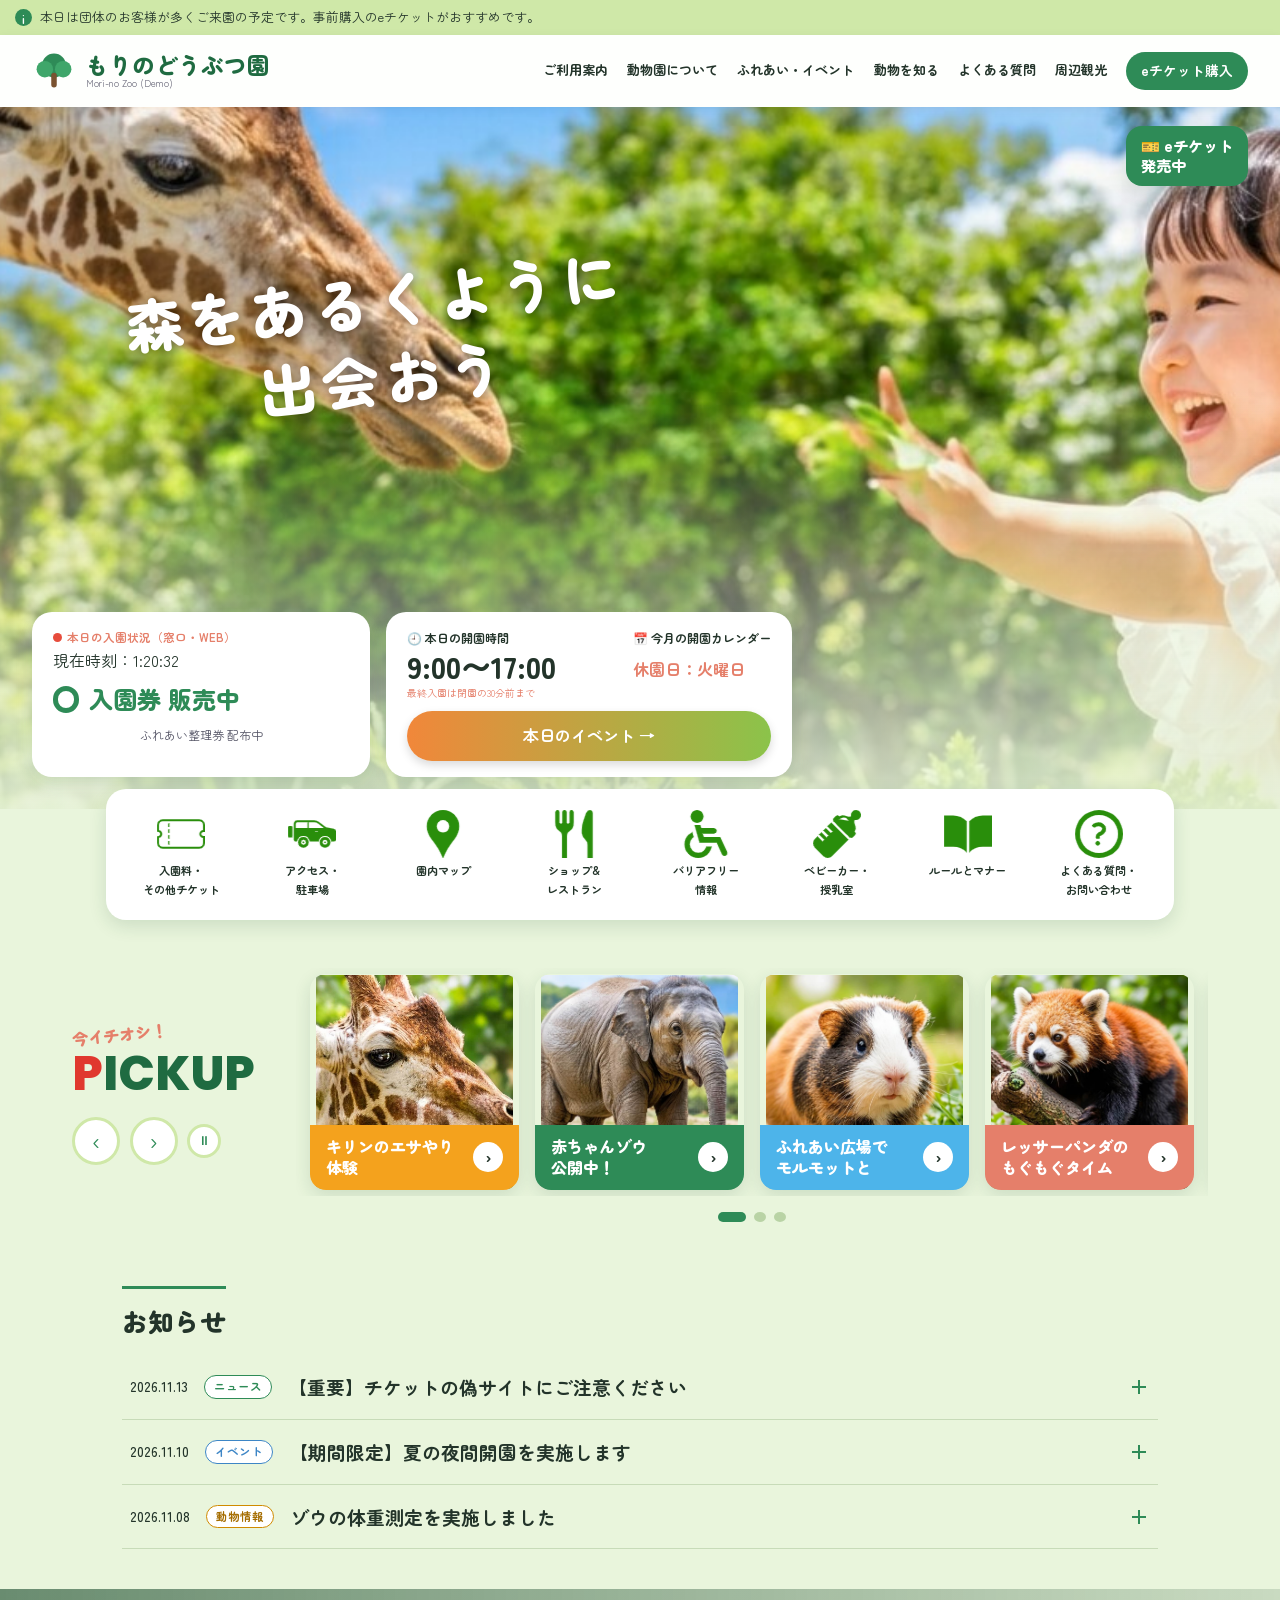
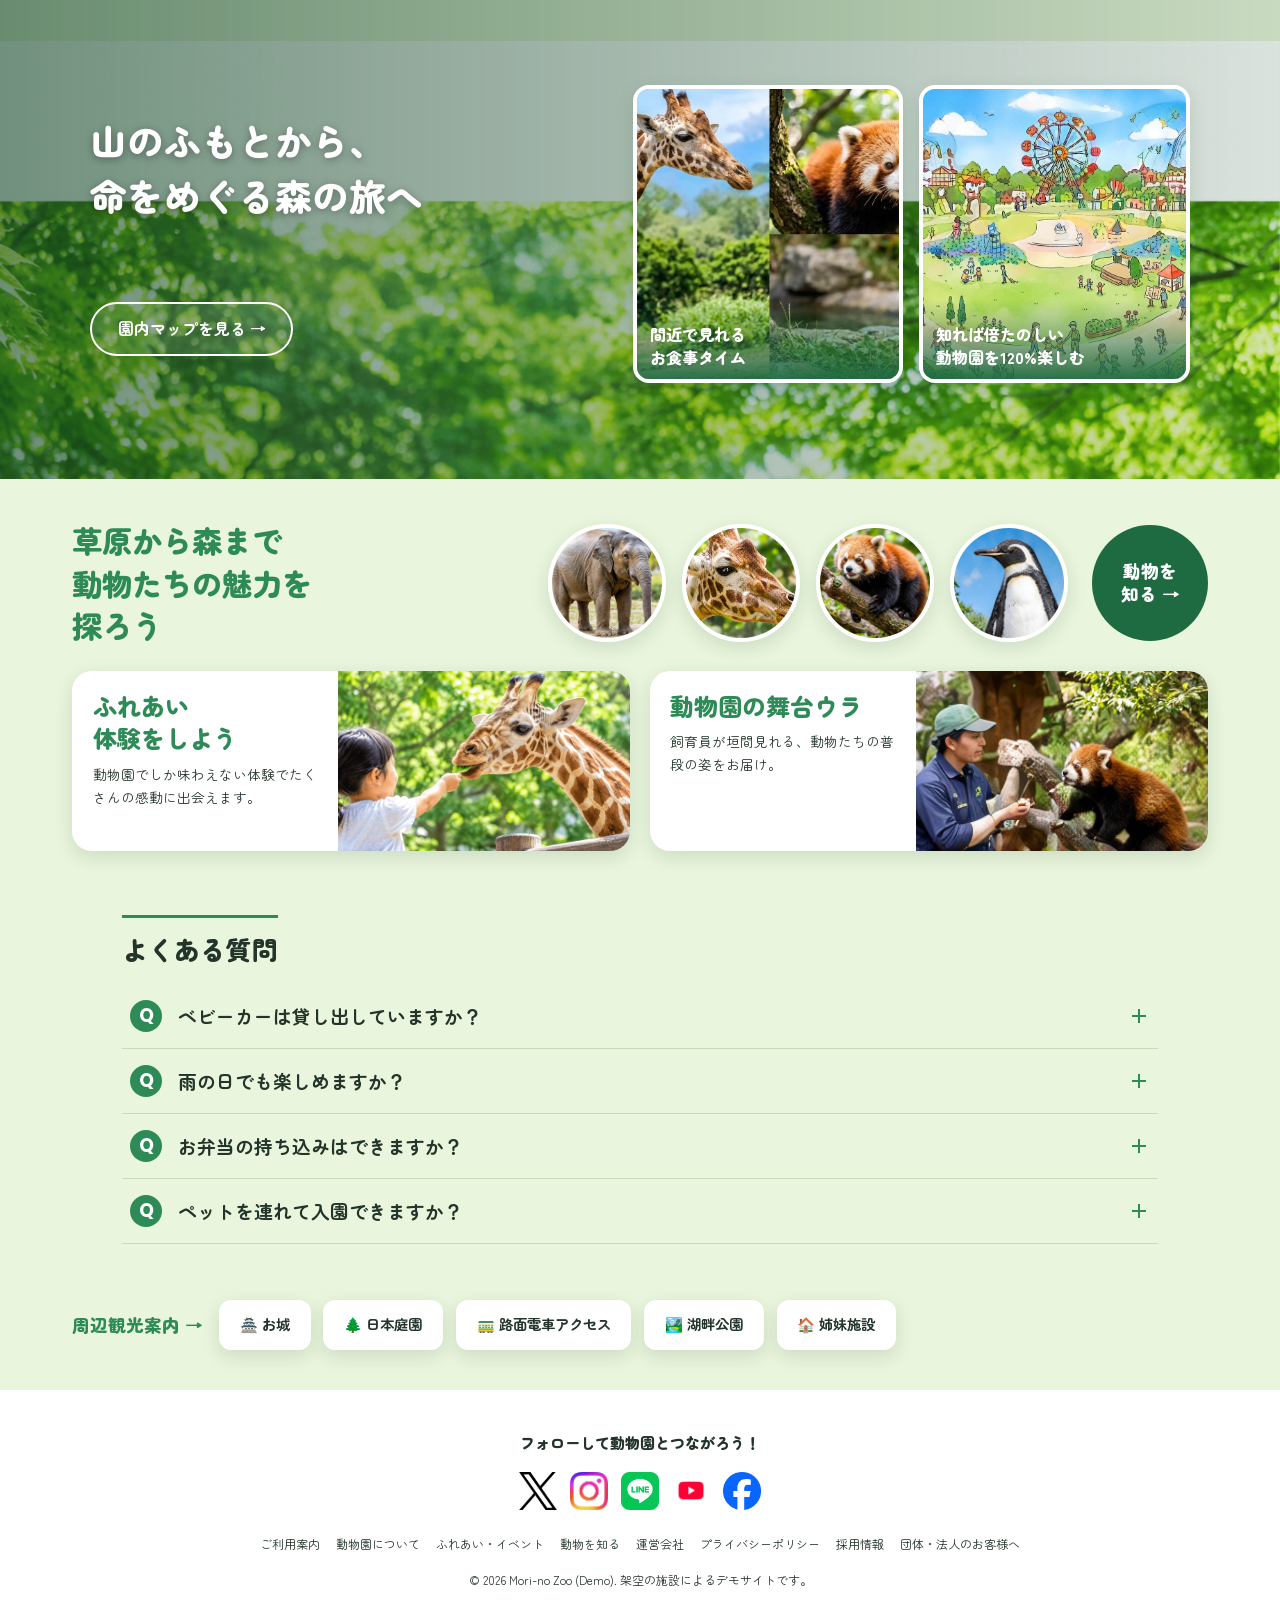
<file: index.html>
<!doctype html>
<html lang="ja">
<head>
<meta charset="utf-8">
<meta name="viewport" content="width=device-width, initial-scale=1">
<title>もりのどうぶつ園（デモサイト）</title>
<meta name="description" content="Vanilla JSとモダンCSSで作った動物園サイトのデモ。架空の施設です。">
<link rel="preconnect" href="https://fonts.googleapis.com">
<link rel="preconnect" href="https://fonts.gstatic.com" crossorigin>
<link href="https://fonts.googleapis.com/css2?family=Zen+Maru+Gothic:wght@500;700;900&family=Poppins:wght@700;800&display=swap" rel="stylesheet">
<link rel="stylesheet" href="style.css">
</head>
<body>

<!-- お知らせバー -->
<div class="notice" role="note">
  <span class="notice__icon" aria-hidden="true">i</span>
  <p>本日は団体のお客様が多くご来園の予定です。事前購入のeチケットがおすすめです。</p>
</div>

<!-- ヘッダー -->
<header class="header" id="top">
  <a class="logo" href="#top" aria-label="もりのどうぶつ園 トップへ">
    <svg class="logo__mark" viewBox="0 0 48 48" aria-hidden="true"><circle cx="24" cy="18" r="13" fill="#2e8b57"/><circle cx="14" cy="22" r="9" fill="#3fa66a"/><circle cx="34" cy="22" r="9" fill="#3fa66a"/><rect x="21" y="26" width="6" height="16" rx="3" fill="#7a5230"/></svg>
    <span class="logo__text"><strong>もりのどうぶつ園</strong><small>Mori-no Zoo (Demo)</small></span>
  </a>

  <button class="burger" id="burger" aria-expanded="false" aria-controls="gnav" aria-label="メニューを開く">
    <span></span><span></span><span></span>
  </button>

  <nav class="gnav" id="gnav" aria-label="メインメニュー">
    <ul>
      <li><a href="#guide">ご利用案内</a></li>
      <li><a href="#about">動物園について</a></li>
      <li><a href="#events">ふれあい・イベント</a></li>
      <li><a href="animals.html">動物を知る</a></li>
      <li><a href="#faq">よくある質問</a></li>
      <li><a href="#around">周辺観光</a></li>
    </ul>
    <a class="gnav__cta" href="ticket.html">eチケット購入</a>
  </nav>
</header>
<div class="backdrop" id="navBackdrop" hidden></div>

<main>
<!-- ヒーロー（パララックス + モーションタイポ） -->
<section class="hero" aria-label="メインビジュアル">
  <div class="hero__bg" data-parallax="0.25">
    <img src="images/hero.jpg" alt="キリンに手を伸ばす親子">
  </div>

  <h1 class="hero__catch" data-split data-split-now aria-label="森をあるくように出会おう">
    <span class="line">森をあるくように</span>
    <span class="line line--2">出会おう</span>
  </h1>

  <a class="hero__badge" href="ticket.html" data-modal="tpl-ticket">
    <span aria-hidden="true">🎫</span> eチケット<br>発売中
  </a>

  <div class="hero__panels">
    <div class="card status">
      <p class="status__label"><span class="dot" aria-hidden="true"></span>本日の入園状況（窓口・WEB）
       <p id="realtime"></p>
      <p class="status__main"><span class="ring" aria-hidden="true"></span>入園券 販売中</p>
      <p class="status__sub">ふれあい整理券 配布中</p>
    </div>
    <div class="card hours">
      <div class="hours__cols">
        <div>
          <p class="hours__label">🕘 本日の開園時間</p>
          <p class="hours__time">9:00〜17:00</p>
          <p class="hours__note">最終入園は閉園の30分前まで</p>
        </div>
        <div>
          <p class="hours__label">📅 今月の開園カレンダー</p>
          <p class="hours__closed">休園日：火曜日</p>
        </div>
      </div>
      <button class="btn btn--grad" type="button" data-modal="tpl-events">本日のイベント →</button>
    </div>
  </div>
</section>

<!-- クイックリンク -->
<!-- クイックリンク -->
<nav class="quick" id="guide" aria-label="クイックリンク">
  <ul>
    <li><a href="#" data-modal="tpl-ticket"><span aria-hidden="true"><img src="images/ticket.png" alt=""></span>入園料・<br>その他チケット</a></li>
    <li><a href="#" data-modal="tpl-access"><span aria-hidden="true"><img src="images/car.png" alt=""></span>アクセス・<br>駐車場</a></li>
    <li><a href="#" data-modal="tpl-map"><span aria-hidden="true"><img src="images/pin.png" alt=""></span>園内マップ</a></li>
    <li><a href="#" data-modal="tpl-shop"><span aria-hidden="true"><img src="images/syokuji.png" alt=""></span>ショップ&amp;<br>レストラン</a></li>
    <li><a href="#" data-modal="tpl-barrierfree"><span aria-hidden="true"><img src="images/kurumaisu.png" alt=""></span>バリアフリー<br>情報</a></li>
    <li><a href="#" data-modal="tpl-baby"><span aria-hidden="true"><img src="images/honyuubinn.png" alt=""></span>ベビーカー・<br>授乳室</a></li>
    <li><a href="#" data-modal="tpl-rules"><span aria-hidden="true"><img src="images/note.png" alt=""></span>ルールとマナー</a></li>
    <li><a href="#faq"><span aria-hidden="true"><img src="images/hatena.png" alt=""></span>よくある質問・<br>お問い合わせ</a></li>
  </ul>
</nav>

<!-- ピックアップ（スライドショー） -->
<section class="pickup" id="events" aria-roledescription="carousel" aria-label="ピックアップ">
  <div class="pickup__head">
    <p class="pickup__sub">今イチオシ！</p>
    <h2 class="pickup__title" data-split>PICK UP</h2>
    <div class="slider__ctrl">
      <button class="round" id="prev" aria-label="前へ">‹</button>
      <button class="round" id="next" aria-label="次へ">›</button>
      <button class="round round--sm" id="toggle" aria-label="自動再生を停止" aria-pressed="false">⏸</button>
    </div>
  </div>

  <div class="slider" id="slider">
    <div class="slider__viewport">
      <ul class="slider__track" id="track">
        <li class="slide" aria-roledescription="slide">
          <button class="pcard pcard--orange" data-modal="tpl-giraffe">
            <img src="images/giraffe.jpg" alt="キリン">
            <span class="pcard__label">キリンのエサやり<br>体験<i>›</i></span>
          </button>
        </li>
        <li class="slide" aria-roledescription="slide">
          <button class="pcard pcard--green" data-modal="tpl-elephant">
            <img src="images/elephant.jpg" alt="ゾウ">
            <span class="pcard__label">赤ちゃんゾウ<br>公開中！<i>›</i></span>
          </button>
        </li>
        <li class="slide" aria-roledescription="slide">
          <button class="pcard pcard--blue" data-modal="tpl-guinea">
            <img src="images/guinea.jpg" alt="モルモット">
            <span class="pcard__label">ふれあい広場で<br>モルモットと<i>›</i></span>
          </button>
        </li>
        <li class="slide" aria-roledescription="slide">
          <button class="pcard pcard--coral" data-modal="tpl-panda">
            <img src="images/panda.jpg" alt="レッサーパンダ">
            <span class="pcard__label">レッサーパンダの<br>もぐもぐタイム<i>›</i></span>
          </button>
        </li>
        <li class="slide" aria-roledescription="slide">
          <button class="pcard pcard--green" data-modal="tpl-penguin">
            <img src="images/penguin.jpg" alt="ペンギン">
            <span class="pcard__label">ペンギンの<br>お散歩タイム<i>›</i></span>
          </button>
        </li>
        <li class="slide" aria-roledescription="slide">
          <button class="pcard pcard--orange" data-modal="tpl-night">
            <img src="images/night.jpg" alt="夜の動物園">
            <span class="pcard__label">夏の夜間開園<br>（期間限定）<i>›</i></span>
          </button>
        </li>
      </ul>
    </div>
    <div class="slider__dots" id="dots" role="tablist" aria-label="スライドの選択"></div>
  </div>
</section>

<!-- お知らせ（アコーディオン） -->
<section class="news" aria-labelledby="newsTitle">
  <h2 class="news__title" id="newsTitle" data-split>お知らせ</h2>
  <div class="acc" data-accordion data-single>
    <div class="acc__item">
      <h3><button class="acc__btn" aria-expanded="false">
        <time>2026.11.13</time><span class="tag">ニュース</span><span class="acc__text">【重要】チケットの偽サイトにご注意ください</span><i class="acc__icon" aria-hidden="true"></i>
      </button></h3>
      <div class="acc__panel"><div><p>当園の名をかたる偽のチケット販売サイトが確認されています。購入は必ず公式の案内からお願いします。不審なサイトでの入力はお控えください。（※これはデモ用の文章です）</p></div></div>
    </div>
    <div class="acc__item">
      <h3><button class="acc__btn" aria-expanded="false">
        <time>2026.11.10</time><span class="tag tag--event">イベント</span><span class="acc__text">【期間限定】夏の夜間開園を実施します</span><i class="acc__icon" aria-hidden="true"></i>
      </button></h3>
      <div class="acc__panel"><div><p>夏休み期間の金・土曜日は20:30まで開園します。夜ならではの動物たちの姿をお楽しみください。（※デモ用）</p></div></div>
    </div>
    <div class="acc__item">
      <h3><button class="acc__btn" aria-expanded="false">
        <time>2026.11.08</time><span class="tag tag--animal">動物情報</span><span class="acc__text">ゾウの体重測定を実施しました</span><i class="acc__icon" aria-hidden="true"></i>
      </button></h3>
      <div class="acc__panel"><div><p>飼育員の合図に合わせて、ゾウたちが順番に体重計へ。みんな元気に成長しています。（※デモ用）</p></div></div>
    </div>
  </div>
</section>

<!-- 旅バンド（パララックス） -->
<section class="journey" id="about">
  <div class="journey__bg" data-parallax="0.3">
    <img src="images/forest.png" alt="緑豊かな森">
  </div>
  <div class="journey__inner">
    <h2 class="journey__title" data-split>山のふもとから、<br>命をめぐる森の旅へ</h2>
    <a class="btn btn--ghost" href="#" data-modal="tpl-map">園内マップを見る →</a>
   <div class="journey__cards">
      <a class="jcard" href="feeding.html"><img src="images/feeding.jpg" alt="食事の様子"><span>間近で見れる<br>お食事タイム</span></a>
      <a class="jcard" href="enjoy.html"><img src="images/amusement.jpg" alt="遊園地エリア"><span>知れば倍たのしい<br>動物園を120%楽しむ</span></a>
    </div>
  </div>
</section>

<!-- 動物を知る -->
<section class="explore" id="animals">
  <div class="explore__head">
    <h2 class="explore__title" data-split>草原から森まで<br>動物たちの魅力を<br>探ろう</h2>
    <ul class="circles">
      <li><img src="images/elephant.jpg" alt="ゾウ"></li>
      <li><img src="images/giraffe.jpg" alt="キリン"></li>
      <li><img src="images/panda.jpg" alt="レッサーパンダ"></li>
      <li><img src="images/penguin.jpg" alt="ペンギン"></li>
    </ul>
    <a class="bubble" href="animals.html">動物を<br>知る →</a>
  </div>

  <div class="explore__cards">
    <article class="bigcard">
      <div class="bigcard__body">
        <h3>ふれあい<br>体験をしよう</h3>
        <p>動物園でしか味わえない体験でたくさんの感動に出会えます。</p>
      </div>
      <figure><img src="images/touch.png" alt="キリンにエサをあげる子ども"></figure>
    </article>
    <article class="bigcard">
      <div class="bigcard__body">
        <h3>動物園の舞台ウラ</h3>
        <p>飼育員が垣間見れる、動物たちの普段の姿をお届け。</p>
      </div>
      <figure><img src="images/keeper.jpg" alt="飼育員とレッサーパンダ"></figure>
    </article>
  </div>
</section>

<!-- FAQ（アコーディオン） -->
<section class="faq" id="faq">
  <h2 class="faq__title" data-split>よくある質問</h2>
  <div class="acc" data-accordion>
    <div class="acc__item">
      <h3><button class="acc__btn" aria-expanded="false"><span class="q">Q</span><span class="acc__text">ベビーカーは貸し出していますか？</span><i class="acc__icon" aria-hidden="true"></i></button></h3>
      <div class="acc__panel"><div><p>正面ゲート横の案内所で無料貸出を行っています（数に限りがあります）。</p></div></div>
    </div>
    <div class="acc__item">
      <h3><button class="acc__btn" aria-expanded="false"><span class="q">Q</span><span class="acc__text">雨の日でも楽しめますか？</span><i class="acc__icon" aria-hidden="true"></i></button></h3>
      <div class="acc__panel"><div><p>屋内展示や屋根付きの休憩所があります。雨の日ならではの動物たちの様子もお楽しみください。</p></div></div>
    </div>
    <div class="acc__item">
      <h3><button class="acc__btn" aria-expanded="false"><span class="q">Q</span><span class="acc__text">お弁当の持ち込みはできますか？</span><i class="acc__icon" aria-hidden="true"></i></button></h3>
      <div class="acc__panel"><div><p>ピクニック広場など指定エリアでお召し上がりいただけます。動物にエサを与えないようご注意ください。</p></div></div>
    </div>
    <div class="acc__item">
      <h3><button class="acc__btn" aria-expanded="false"><span class="q">Q</span><span class="acc__text">ペットを連れて入園できますか？</span><i class="acc__icon" aria-hidden="true"></i></button></h3>
      <div class="acc__panel"><div><p>動物の安全のため、盲導犬・介助犬などを除きペットの同伴はご遠慮いただいています。</p></div></div>
    </div>
  </div>
</section>

<!-- 周辺観光 -->
<section class="around" id="around" aria-label="周辺観光案内">
  <h2 class="around__title">周辺観光案内 →</h2>
  <ul>
    <li><a href="#">🏯 お城</a></li>
    <li><a href="#">🌲 日本庭園</a></li>
    <li><a href="#">🚃 路面電車アクセス</a></li>
    <li><a href="#">🏞️ 湖畔公園</a></li>
    <li><a href="#">🏠 姉妹施設</a></li>
  </ul>
</section>
</main>

<footer class="footer">
  <p class="footer__follow">フォローして動物園とつながろう！</p>
  <ul class="sns" aria-label="SNS">
    <li><a href="#" aria-label="X"><img src="images/x.png" alt=""></a></li>
    <li><a href="#" aria-label="Instagram"><img src="images/Instagram.png" alt=""></a></li>
    <li><a href="#" aria-label="LINE"><img src="images/LINE.png" alt=""></a></li>
    <li><a href="#" aria-label="YouTube"><img src="images/youtube.png" alt=""></a></li>
    <li><a href="#" aria-label="Facebook"><img src="images/Facebook.png" alt=""></a></li>
  </ul>
  <ul class="footer__links">
    <li><a href="#">ご利用案内</a></li><li><a href="#">動物園について</a></li><li><a href="#">ふれあい・イベント</a></li>
    <li><a href="#">動物を知る</a></li><li><a href="#">運営会社</a></li><li><a href="#">プライバシーポリシー</a></li>
    <li><a href="#">採用情報</a></li><li><a href="#">団体・法人のお客様へ</a></li>
  </ul>
  <p class="footer__copy">© 2026 Mori-no Zoo (Demo). 架空の施設によるデモサイトです。</p>
</footer>

<!-- モーダル -->
<dialog class="modal" id="modal" aria-labelledby="modalTitle">
  <div class="modal__box">
    <button class="modal__close" data-close aria-label="閉じる">×</button>
    <div class="modal__content" id="modalContent"></div>
  </div>
</dialog>

<!-- モーダル内容テンプレート（ここを編集して差し替え） -->
<template id="tpl-events">
  <h2 id="modalTitle">本日のイベント</h2>
  <ul class="timeline">
    <li><time>10:30</time>レッサーパンダのもぐもぐタイム</li>
    <li><time>11:30</time>ペンギンのお散歩タイム</li>
    <li><time>13:00</time>ふれあい広場（モルモット）</li>
    <li><time>14:30</time>キリンのエサやり体験</li>
    <li><time>15:30</time>ゾウのお食事タイム</li>
  </ul>
  <p class="modal__note">※天候・動物の体調により変更になる場合があります。</p>
</template>
<template id="tpl-ticket">
  <h2 id="modalTitle">入園料・eチケット</h2>
  <table class="price">
    <tr><th>おとな</th><td>600円</td></tr>
    <tr><th>中学生以下</th><td>無料</td></tr>
    <tr><th>65歳以上</th><td>300円</td></tr>
  </table>
  <p class="modal__note">※金額はデモ用の仮の数字です。eチケットは当日でも購入できます。</p>
</template>
<template id="tpl-access">
  <h2 id="modalTitle">アクセス・駐車場</h2>
  <p>路面電車「どうぶつ園前」駅より徒歩5分。普通車約400台分の駐車場があります。（デモ用）</p>
</template>
<template id="tpl-map">
  <h2 id="modalTitle">園内マップ</h2>
  <img class="modal__img" src="images/map.png" alt="園内マップ">
</template>
<template id="tpl-giraffe">
  <h2 id="modalTitle">キリンのエサやり体験</h2>
  <img class="modal__img" src="images/giraffe.jpg" alt="キリン">
  <p>長い舌でエサを受け取るキリンを間近で。1回300円、整理券制です。</p>
</template>
<template id="tpl-elephant">
  <h2 id="modalTitle">赤ちゃんゾウ公開中！</h2>
  <img class="modal__img" src="images/elephant.jpg" alt="ゾウ">
  <p>今年生まれた赤ちゃんゾウが、お母さんと一緒に元気に過ごしています。</p>
</template>
<template id="tpl-guinea">
  <h2 id="modalTitle">ふれあい広場でモルモットと</h2>
  <img class="modal__img" src="images/guinea.jpg" alt="モルモット">
  <p>やさしくなでて、ふわふわの手ざわりを体験しよう。手洗いをお忘れなく。</p>
</template>
<template id="tpl-panda">
  <h2 id="modalTitle">レッサーパンダのもぐもぐタイム</h2>
  <img class="modal__img" src="images/panda.jpg" alt="レッサーパンダ">
  <p>飼育員の解説つきで、おやつを食べる姿を観察できます。</p>
</template>
<template id="tpl-penguin">
  <h2 id="modalTitle">ペンギンのお散歩タイム</h2>
  <img class="modal__img" src="images/penguin.jpg" alt="ペンギン">
  <p>よちよち歩く行列は一番人気。通路の脇でお待ちください。</p>
</template>
<template id="tpl-night">
  <h2 id="modalTitle">夏の夜間開園</h2>
  <img class="modal__img" src="images/night.jpg" alt="夜の動物園">
  <p>夏休み期間の金・土曜は20:30まで。夜行性動物の活発な姿に会えます。</p>
</template>
<!-- ショップ&レストラン -->
<template id="tpl-shop">
  <h2 id="modalTitle">ショップ&amp;レストラン</h2>
  <p>地元食材を使ったメニューや、動物モチーフのオリジナルグッズがそろっています。</p>
  <table class="price">
    <tr>
      <th>森のキッチン<br><small>（中央広場）</small></th>
      <td>カレー・パスタ・キッズプレートなど（10:30〜16:00）</td>
    </tr>
    <tr>
      <th>サバンナカフェ<br><small>（テラス横）</small></th>
      <td>ソフトクリーム・ドリンク・軽食（10:00〜16:30）</td>
    </tr>
    <tr>
      <th>もりのおみやげ屋<br><small>（正面ゲート横）</small></th>
      <td>ぬいぐるみ・お菓子・オリジナル雑貨（9:30〜17:00）</td>
    </tr>
  </table>
  <p class="modal__note">※営業時間・メニューは季節により変更になる場合があります。（デモ用）</p>
</template>

<!-- バリアフリー情報 -->
<template id="tpl-barrierfree">
  <h2 id="modalTitle">バリアフリー情報</h2>
  <p>すべてのお客様に安心してお過ごしいただけるよう、園内のバリアフリー化を進めています。</p>
  <table class="price">
    <tr>
      <th>車いすの貸出</th>
      <td>正面ゲート案内所にて無料貸出（予約不要・先着順）</td>
    </tr>
    <tr>
      <th>多目的トイレ</th>
      <td>園内5か所に設置（オストメイト対応・おむつ交換台あり）</td>
    </tr>
    <tr>
      <th>園内ルート</th>
      <td>主要エリアはスロープ対応。一部坂道には迂回ルートをご案内しています</td>
    </tr>
    <tr>
      <th>介助犬の同伴</th>
      <td>盲導犬・介助犬・聴導犬と一緒にご入園いただけます</td>
    </tr>
  </table>
  <p class="modal__note">※入園料の障がい者割引については窓口または案内所でお尋ねください。（デモ用）</p>
</template>

<!-- ベビーカー・授乳室 -->
<template id="tpl-baby">
  <h2 id="modalTitle">ベビーカー・授乳室</h2>
  <p>小さなお子さま連れでも快適にお楽しみいただける設備をご用意しています。</p>
  <table class="price">
    <tr>
      <th>ベビーカー貸出</th>
      <td>正面ゲート横案内所にて無料貸出（生後7か月〜24か月頃対象・台数限定）</td>
    </tr>
    <tr>
      <th>授乳室</th>
      <td>中央広場「ベビーケアルーム」・正面ゲート横の2か所（調乳用お湯あり）</td>
    </tr>
    <tr>
      <th>おむつ交換台</th>
      <td>園内すべての多目的トイレ・女性用トイレ内に設置</td>
    </tr>
    <tr>
      <th>離乳食の温め</th>
      <td>「森のキッチン」スタッフにお声がけいただければ電子レンジをご利用いただけます</td>
    </tr>
  </table>
  <p class="modal__note">※園内のすべてのトイレにおむつ用ダストボックスを備えています。（デモ用）</p>
</template>

<!-- ルールとマナー -->
<template id="tpl-rules">
  <h2 id="modalTitle">ルールとマナー</h2>
  <p>動物たちの健康と安全、そして皆さまに気持ちよくお過ごしいただくためのお願いです。</p>
  <ul class="timeline">
    <li><time>エサやり</time>園外から持ち込んだ食べ物・お菓子は与えないでください</li>
    <li><time>撮影</time>フラッシュ撮影や、ガラス・柵を叩く行為はご遠慮ください</li>
    <li><time>持ち込み</time>ペット・ドローン・ボールやキックボード等の遊具は持ち込み不可です</li>
    <li><time>喫煙</time>園内は全面禁煙です（正面ゲート外の指定喫煙所をご利用ください）</li>
  </ul>
  <p class="modal__note">※係員の指示に従っていただけない場合は、ご退園をお願いすることがあります。（デモ用）</p>
</template>

<script src="script.js"></script>
</body>
</html>
</file>
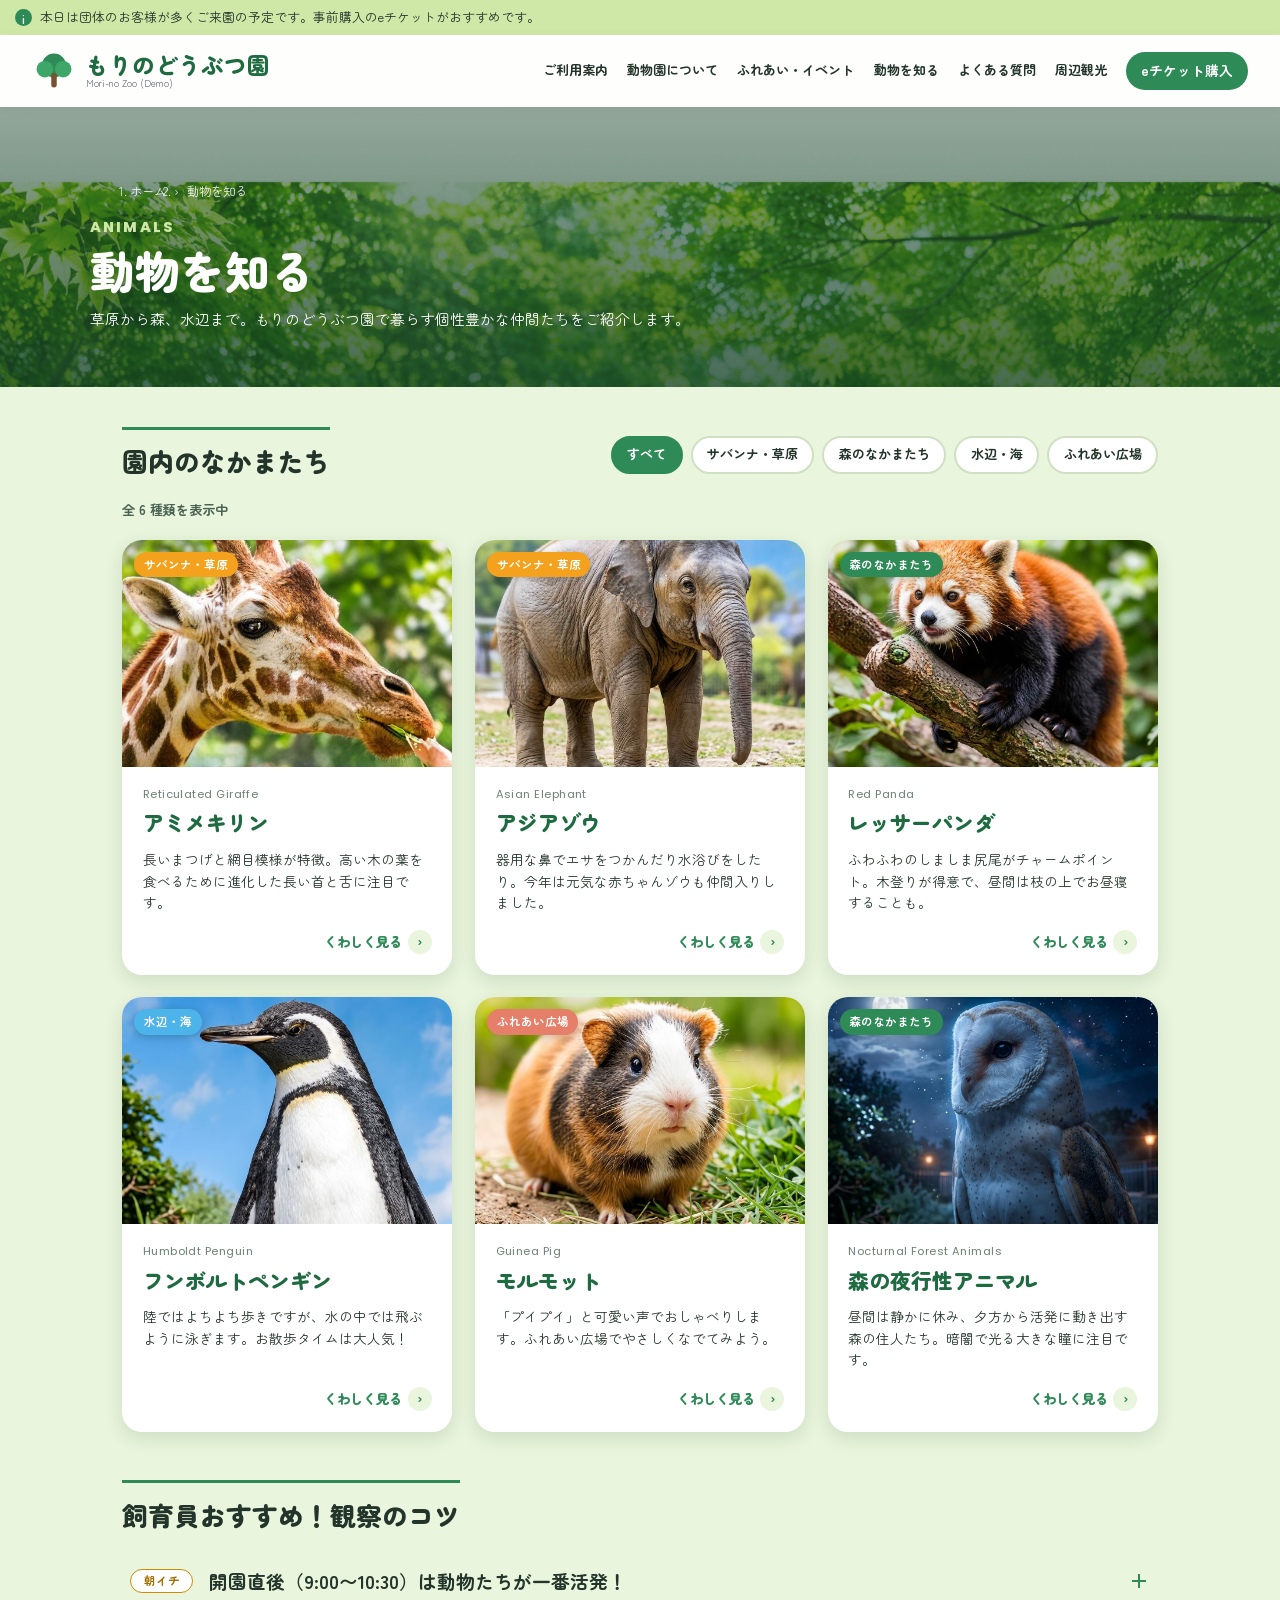
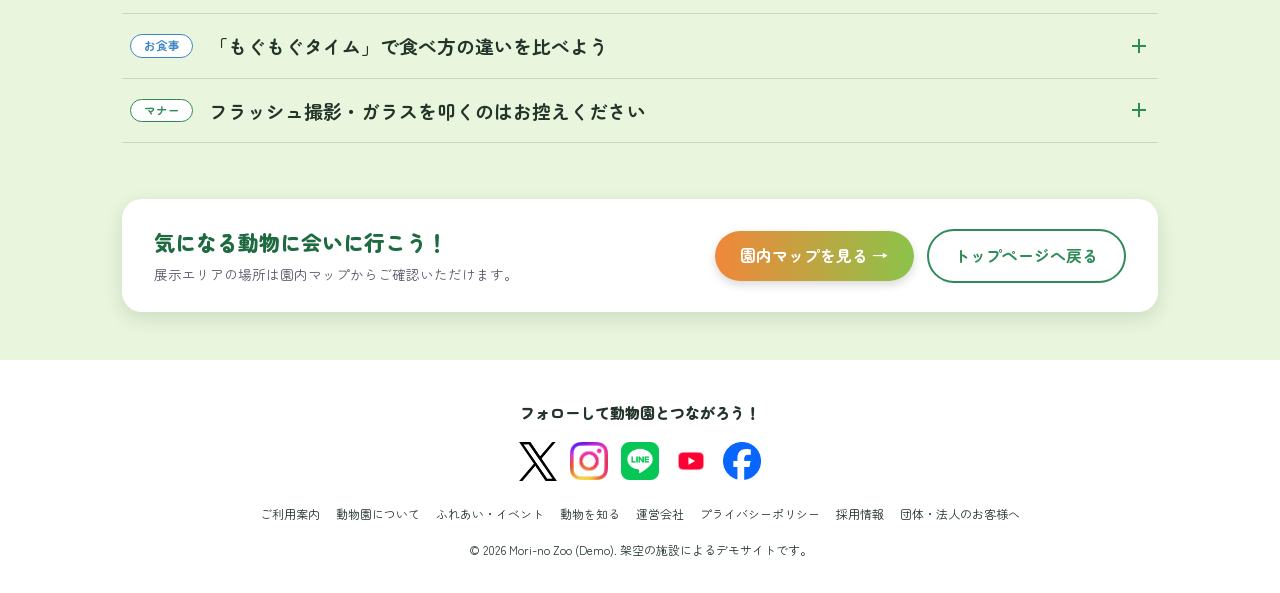
<file: animals.html>
<!doctype html>
<html lang="ja">
<head>
<meta charset="utf-8">
<meta name="viewport" content="width=device-width, initial-scale=1">
<title>動物を知る｜もりのどうぶつ園（デモサイト）</title>
<meta name="description" content="もりのどうぶつ園で暮らす動物たちの紹介ページです。エリア別の検索や飼育員の豆知識をご覧いただけます。">
<link rel="preconnect" href="https://fonts.googleapis.com">
<link rel="preconnect" href="https://fonts.gstatic.com" crossorigin>
<link href="https://fonts.googleapis.com/css2?family=Zen+Maru+Gothic:wght@500;700;900&family=Poppins:wght@700;800&display=swap" rel="stylesheet">
<link rel="stylesheet" href="style.css">
</head>
<body>

<!-- お知らせバー -->
<div class="notice" role="note">
  <span class="notice__icon" aria-hidden="true">i</span>
  <p>本日は団体のお客様が多くご来園の予定です。事前購入のeチケットがおすすめです。</p>
</div>

<!-- ヘッダー -->
<header class="header" id="top">
  <a class="logo" href="index.html" aria-label="もりのどうぶつ園 トップへ">
    <svg class="logo__mark" viewBox="0 0 48 48" aria-hidden="true"><circle cx="24" cy="18" r="13" fill="#2e8b57"/><circle cx="14" cy="22" r="9" fill="#3fa66a"/><circle cx="34" cy="22" r="9" fill="#3fa66a"/><rect x="21" y="26" width="6" height="16" rx="3" fill="#7a5230"/></svg>
    <span class="logo__text"><strong>もりのどうぶつ園</strong><small>Mori-no Zoo (Demo)</small></span>
  </a>

  <button class="burger" id="burger" aria-expanded="false" aria-controls="gnav" aria-label="メニューを開く">
    <span></span><span></span><span></span>
  </button>

  <nav class="gnav" id="gnav" aria-label="メインメニュー">
    <ul>
      <li><a href="index.html#guide">ご利用案内</a></li>
      <li><a href="index.html#about">動物園について</a></li>
      <li><a href="index.html#events">ふれあい・イベント</a></li>
      <li><a href="animals.html" aria-current="page">動物を知る</a></li>
      <li><a href="index.html#faq">よくある質問</a></li>
      <li><a href="index.html#around">周辺観光</a></li>
    </ul>
    <a class="gnav__cta" href="ticket.html">eチケット購入</a>
  </nav>
</header>
<div class="backdrop" id="navBackdrop" hidden></div>

<main>
  <!-- サブページヒーロー -->
  <section class="subhero" aria-label="動物を知る">
    <div class="subhero__bg" data-parallax="0.2">
      <img src="images/forest.png" alt="緑豊かな森の展示エリア">
    </div>
    <div class="subhero__inner">
      <nav class="breadcrumb" aria-label="パンくずリスト">
        <ol>
          <li><a href="index.html">ホーム</a></li>
          <li aria-current="page">動物を知る</li>
        </ol>
      </nav>
      <p class="subhero__en">ANIMALS</p>
      <h1 class="subhero__title" data-split data-split-now>動物を知る</h1>
      <p class="subhero__lead">草原から森、水辺まで。もりのどうぶつ園で暮らす個性豊かな仲間たちをご紹介します。</p>
    </div>
  </section>

  <!-- エリア別フィルター & 動物一覧 -->
  <section class="animals-sec" aria-labelledby="animalsListTitle">
    <div class="animals-sec__head">
      <h2 class="animals-sec__title" id="animalsListTitle" data-split>園内のなかまたち</h2>
      <div class="filter-bar" role="group" aria-label="展示エリアで絞り込む">
        <button class="filter-btn is-active" type="button" data-filter="all">すべて</button>
        <button class="filter-btn" type="button" data-filter="savanna">サバンナ・草原</button>
        <button class="filter-btn" type="button" data-filter="forest">森のなかまたち</button>
        <button class="filter-btn" type="button" data-filter="water">水辺・海</button>
        <button class="filter-btn" type="button" data-filter="fureai">ふれあい広場</button>
      </div>
    </div>

    <p class="animals-count" id="animalsCount" aria-live="polite">全 6 種類を表示中</p>

    <ul class="animal-grid" id="animalGrid">
      <li class="animal-item" data-area="savanna">
  <a class="acard" href="giraffe.html">
    <div class="acard__img">
      <img src="images/giraffe.jpg" alt="アミメキリン">
      <span class="acard__area acard__area--orange">サバンナ・草原</span>
    </div>
    <div class="acard__body">
      <small class="acard__en">Reticulated Giraffe</small>
      <h3 class="acard__name">アミメキリン</h3>
      <p class="acard__desc">長いまつげと網目模様が特徴。高い木の葉を食べるために進化した長い首と舌に注目です。</p>
      <span class="acard__more">くわしく見る <i>›</i></span>
    </div>
  </a>
</li>

      <li class="animal-item" data-area="savanna">
  <a class="acard" href="elephant.html">
    <div class="acard__img">
      <img src="images/elephant.jpg" alt="アジアゾウ">
      <span class="acard__area acard__area--orange">サバンナ・草原</span>
    </div>
    <div class="acard__body">
      <small class="acard__en">Asian Elephant</small>
      <h3 class="acard__name">アジアゾウ</h3>
      <p class="acard__desc">器用な鼻でエサをつかんだり水浴びをしたり。今年は元気な赤ちゃんゾウも仲間入りしました。</p>
      <span class="acard__more">くわしく見る <i>›</i></span>
    </div>
  </a>
</li>

      <li class="animal-item" data-area="forest">
  <a class="acard" href="panda.html">
    <div class="acard__img">
      <img src="images/panda.jpg" alt="レッサーパンダ">
      <span class="acard__area acard__area--green">森のなかまたち</span>
    </div>
    <div class="acard__body">
      <small class="acard__en">Red Panda</small>
      <h3 class="acard__name">レッサーパンダ</h3>
      <p class="acard__desc">ふわふわのしましま尻尾がチャームポイント。木登りが得意で、昼間は枝の上でお昼寝することも。</p>
      <span class="acard__more">くわしく見る <i>›</i></span>
    </div>
  </a>
</li>

      <li class="animal-item" data-area="water">
  <a class="acard" href="penguin.html">
    <div class="acard__img">
      <img src="images/penguin.jpg" alt="フンボルトペンギン">
      <span class="acard__area acard__area--blue">水辺・海</span>
    </div>
    <div class="acard__body">
      <small class="acard__en">Humboldt Penguin</small>
      <h3 class="acard__name">フンボルトペンギン</h3>
      <p class="acard__desc">陸ではよちよち歩きですが、水の中では飛ぶように泳ぎます。お散歩タイムは大人気！</p>
      <span class="acard__more">くわしく見る <i>›</i></span>
    </div>
  </a>
</li>

      <li class="animal-item" data-area="fureai">
  <a class="acard" href="guinea.html">
    <div class="acard__img">
      <img src="images/guinea.jpg" alt="モルモット">
      <span class="acard__area acard__area--coral">ふれあい広場</span>
    </div>
    <div class="acard__body">
      <small class="acard__en">Guinea Pig</small>
      <h3 class="acard__name">モルモット</h3>
      <p class="acard__desc">「プイプイ」と可愛い声でおしゃべりします。ふれあい広場でやさしくなでてみよう。</p>
      <span class="acard__more">くわしく見る <i>›</i></span>
    </div>
  </a>
</li>

     <li class="animal-item" data-area="forest">
  <a class="acard" href="nocturnal.html">
    <div class="acard__img">
      <img src="images/night.jpg" alt="森の夜行性アニマル">
      <span class="acard__area acard__area--green">森のなかまたち</span>
    </div>
    <div class="acard__body">
      <small class="acard__en">Nocturnal Forest Animals</small>
      <h3 class="acard__name">森の夜行性アニマル</h3>
      <p class="acard__desc">昼間は静かに休み、夕方から活発に動き出す森の住人たち。暗闇で光る大きな瞳に注目です。</p>
      <span class="acard__more">くわしく見る <i>›</i></span>
    </div>
  </a>
</li>
    </ul>
  </section>

  <!-- 飼育員の観察ポイント（アコーディオン） -->
  <section class="news" aria-labelledby="keeperTipsTitle">
    <h2 class="news__title" id="keeperTipsTitle" data-split>飼育員おすすめ！観察のコツ</h2>
    <div class="acc" data-accordion>
      <div class="acc__item">
        <h3><button class="acc__btn" aria-expanded="false">
          <span class="tag tag--animal">朝イチ</span><span class="acc__text">開園直後（9:00〜10:30）は動物たちが一番活発！</span><i class="acc__icon" aria-hidden="true"></i>
        </button></h3>
        <div class="acc__panel"><div><p>朝ごはんの時間に合わせて運動場に出たばかりの動物たちは、元気に歩き回ったり仲間とコミュニケーションをとったりする姿が見られます。</p></div></div>
      </div>
      <div class="acc__item">
        <h3><button class="acc__btn" aria-expanded="false">
          <span class="tag tag--event">お食事</span><span class="acc__text">「もぐもぐタイム」で食べ方の違いを比べよう</span><i class="acc__icon" aria-hidden="true"></i>
        </button></h3>
        <div class="acc__panel"><div><p>キリンは長い舌を巻きつけて、ゾウは鼻先で器用に、レッサーパンダは前足でしっかり握って食べます。飼育員の解説も必聴です。</p></div></div>
      </div>
      <div class="acc__item">
        <h3><button class="acc__btn" aria-expanded="false">
          <span class="tag">マナー</span><span class="acc__text">フラッシュ撮影・ガラスを叩くのはお控えください</span><i class="acc__icon" aria-hidden="true"></i>
        </button></h3>
        <div class="acc__panel"><div><p>動物たちが驚いてストレスを感じないよう、カメラのフラッシュはOFFにし、静かに見守ってあげてください。</p></div></div>
      </div>
    </div>
  </section>

  <!-- 園内マップ・トップへ戻る導線 -->
  <section class="sub-cta">
    <div class="sub-cta__box">
      <div>
        <h2>気になる動物に会いに行こう！</h2>
        <p>展示エリアの場所は園内マップからご確認いただけます。</p>
      </div>
      <div class="sub-cta__btns">
        <button class="btn btn--grad" type="button" data-modal="tpl-map">園内マップを見る →</button>
        <a class="btn btn--outline" href="index.html">トップページへ戻る</a>
      </div>
    </div>
  </section>
</main>

<footer class="footer">
  <p class="footer__follow">フォローして動物園とつながろう！</p>
  <ul class="sns" aria-label="SNS">
    <li><a href="#" aria-label="X"><img src="images/x.png" alt=""></a></li>
    <li><a href="#" aria-label="Instagram"><img src="images/Instagram.png" alt=""></a></li>
    <li><a href="#" aria-label="LINE"><img src="images/LINE.png" alt=""></a></li>
    <li><a href="#" aria-label="YouTube"><img src="images/youtube.png" alt=""></a></li>
    <li><a href="#" aria-label="Facebook"><img src="images/Facebook.png" alt=""></a></li>
  </ul>
  <ul class="footer__links">
    <li><a href="index.html#guide">ご利用案内</a></li><li><a href="index.html#about">動物園について</a></li><li><a href="index.html#events">ふれあい・イベント</a></li>
    <li><a href="animals.html">動物を知る</a></li><li><a href="#">運営会社</a></li><li><a href="#">プライバシーポリシー</a></li>
    <li><a href="#">採用情報</a></li><li><a href="#">団体・法人のお客様へ</a></li>
  </ul>
  <p class="footer__copy">© 2026 Mori-no Zoo (Demo). 架空の施設によるデモサイトです。</p>
</footer>

<!-- モーダル -->
<dialog class="modal" id="modal" aria-labelledby="modalTitle">
  <div class="modal__box">
    <button class="modal__close" data-close aria-label="閉じる">×</button>
    <div class="modal__content" id="modalContent"></div>
  </div>
</dialog>

<!-- 動物詳細テンプレート -->
<template id="tpl-detail-giraffe">
  <h2 id="modalTitle">アミメキリン</h2>
  <img class="modal__img" src="images/giraffe.jpg" alt="アミメキリン">
  <table class="price">
    <tr><th>展示エリア</th><td>サバンナ・草原エリア</td></tr>
    <tr><th>生息地</th><td>アフリカ東部</td></tr>
    <tr><th>好きな食べ物</th><td>アカシアの葉・ペレット・にんじん</td></tr>
    <tr><th>イベント</th><td>14:30〜 キリンのエサやり体験（整理券制）</td></tr>
  </table>
  <p class="modal__desc">紫色の長い舌は約45cmもあります。強い日差しから舌を守るため、メラニン色素が多く含まれていると言われています。</p>
</template>

<template id="tpl-detail-elephant">
  <h2 id="modalTitle">アジアゾウ</h2>
  <img class="modal__img" src="images/elephant.jpg" alt="アジアゾウ">
  <table class="price">
    <tr><th>展示エリア</th><td>サバンナ・草原エリア</td></tr>
    <tr><th>生息地</th><td>東南アジア・インド</td></tr>
    <tr><th>好きな食べ物</th><td>乾草・バナナ・サツマイモ</td></tr>
    <tr><th>イベント</th><td>15:30〜 ゾウのお食事タイム</td></tr>
  </table>
  <p class="modal__desc">今年生まれた赤ちゃんゾウは、いつもお母さんのすぐそばを歩いています。水浴びプールで遊ぶ姿も見どころです。</p>
</template>

<template id="tpl-detail-panda">
  <h2 id="modalTitle">レッサーパンダ</h2>
  <img class="modal__img" src="images/panda.jpg" alt="レッサーパンダ">
  <table class="price">
    <tr><th>展示エリア</th><td>森のなかまたちエリア</td></tr>
    <tr><th>生息地</th><td>ヒマラヤ山脈周辺・中国南部</td></tr>
    <tr><th>好きな食べ物</th><td>竹の葉・りんご・専用ペレット</td></tr>
    <tr><th>イベント</th><td>10:30〜 レッサーパンダのもぐもぐタイム</td></tr>
  </table>
  <p class="modal__desc">前足には「第6の指」と呼ばれる突起があり、細い竹もしっかり握って食べることができます。</p>
</template>

<template id="tpl-detail-penguin">
  <h2 id="modalTitle">フンボルトペンギン</h2>
  <img class="modal__img" src="images/penguin.jpg" alt="フンボルトペンギン">
  <table class="price">
    <tr><th>展示エリア</th><td>水辺・海エリア</td></tr>
    <tr><th>生息地</th><td>南米チリ・ペルー沿岸</td></tr>
    <tr><th>好きな食べ物</th><td>アジ・イワシ・キビナゴ</td></tr>
    <tr><th>イベント</th><td>11:30〜 ペンギンのお散歩タイム</td></tr>
  </table>
  <p class="modal__desc">お腹の黒い斑点の模様は1羽ずつ異なり、人間の指紋のように個体を見分ける目印になっています。</p>
</template>

<template id="tpl-detail-guinea">
  <h2 id="modalTitle">モルモット</h2>
  <img class="modal__img" src="images/guinea.jpg" alt="モルモット">
  <table class="price">
    <tr><th>展示エリア</th><td>ふれあい広場</td></tr>
    <tr><th>生息地</th><td>南米アンデス山脈周辺</td></tr>
    <tr><th>好きな食べ物</th><td>牧草・キャベツ・にんじん</td></tr>
    <tr><th>イベント</th><td>13:00〜 ふれあい広場（整理券制）</td></tr>
  </table>
  <p class="modal__desc">群れで暮らす穏やかな性格の動物です。感情によって鳴き声を使い分けるので耳を澄ませてみてください。</p>
</template>

<template id="tpl-detail-night">
  <h2 id="modalTitle">森の夜行性アニマル</h2>
  <img class="modal__img" src="images/night.jpg" alt="森の夜行性アニマル">
  <table class="price">
    <tr><th>展示エリア</th><td>森のなかまたちエリア（夜行性館）</td></tr>
    <tr><th>主な仲間</th><td>フクロウ・ムササビ・コウモリ など</td></tr>
    <tr><th>見どころ</th><td>暗闇でも獲物を見つける鋭い視覚と聴覚</td></tr>
  </table>
  <p class="modal__desc">館内は昼夜を逆転させた照明になっているため、日中にお越しいただいても活発に動く様子を観察できます。</p>
</template>

<template id="tpl-map">
  <h2 id="modalTitle">園内マップ</h2>
  <img class="modal__img" src="images/map.png" alt="園内マップ">
</template>

<script src="script.js"></script>
<script>
  // 動物一覧のエリア絞り込みフィルター
  (() => {
    const btns = document.querySelectorAll('.filter-btn');
    const items = document.querySelectorAll('.animal-item');
    const count = document.getElementById('animalsCount');
    if (!btns.length) return;

    btns.forEach((btn) => {
      btn.addEventListener('click', () => {
        const target = btn.dataset.filter;
        btns.forEach((b) => b.classList.toggle('is-active', b === btn));

        let visible = 0;
        items.forEach((item) => {
          const match = target === 'all' || item.dataset.area === target;
          item.hidden = !match;
          if (match) visible++;
        });
        if (count) count.textContent = `全 ${visible} 種類を表示中`;
      });
    });
  })();
</script>
</body>
</html>
</file>
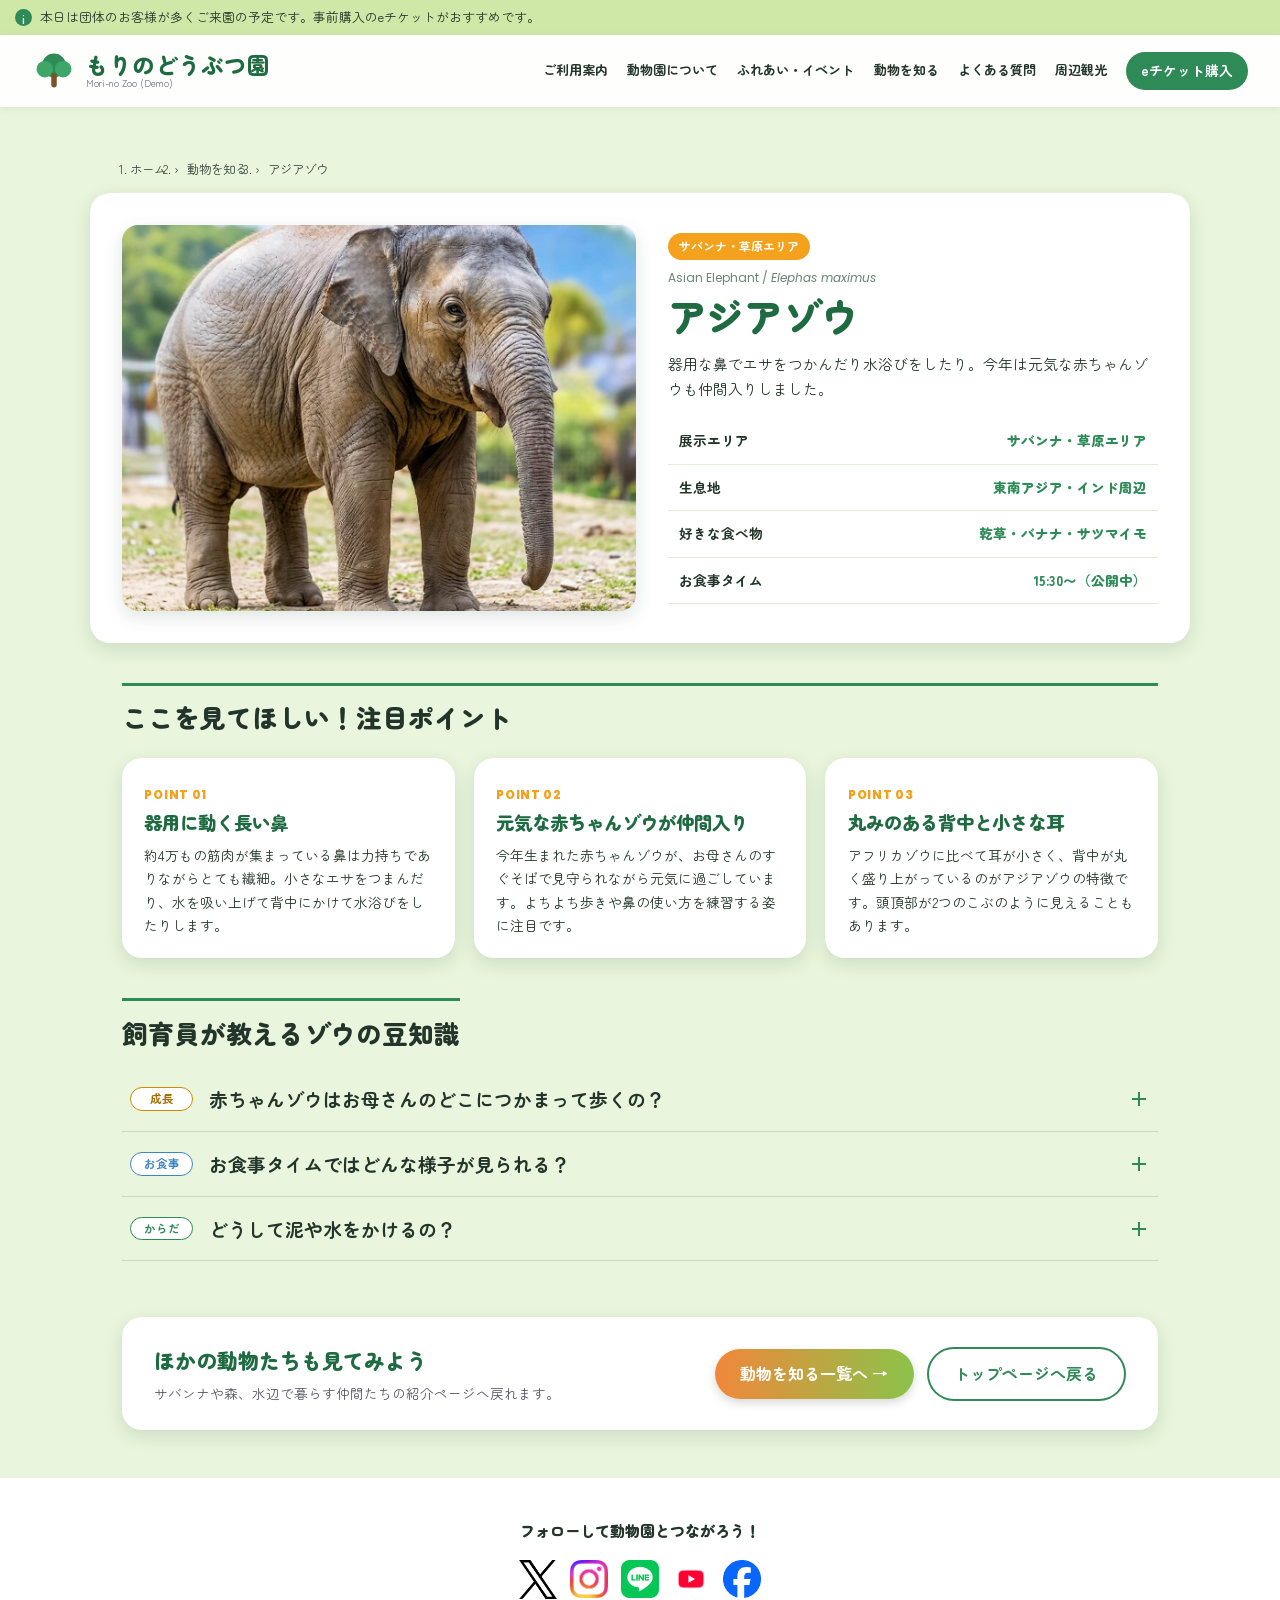
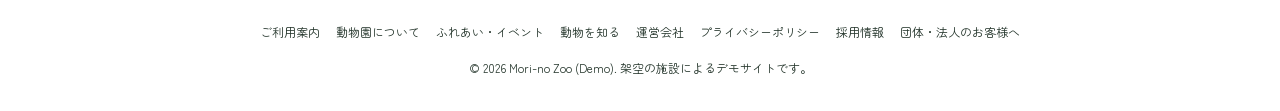
<file: elephant.html>
<!doctype html>
<html lang="ja">
<head>
<meta charset="utf-8">
<meta name="viewport" content="width=device-width, initial-scale=1">
<title>アジアゾウ｜動物を知る｜もりのどうぶつ園（デモサイト）</title>
<meta name="description" content="もりのどうぶつ園で暮らすアジアゾウの詳細ページです。器用な鼻や水浴びの様子、赤ちゃんゾウの情報をご覧いただけます。">
<link rel="preconnect" href="https://fonts.googleapis.com">
<link rel="preconnect" href="https://fonts.gstatic.com" crossorigin>
<link href="https://fonts.googleapis.com/css2?family=Zen+Maru+Gothic:wght@500;700;900&family=Poppins:wght@700;800&display=swap" rel="stylesheet">
<link rel="stylesheet" href="style.css">
</head>
<body>

<!-- お知らせバー -->
<div class="notice" role="note">
  <span class="notice__icon" aria-hidden="true">i</span>
  <p>本日は団体のお客様が多くご来園の予定です。事前購入のeチケットがおすすめです。</p>
</div>

<!-- ヘッダー -->
<header class="header" id="top">
  <a class="logo" href="index.html" aria-label="もりのどうぶつ園 トップへ">
    <svg class="logo__mark" viewBox="0 0 48 48" aria-hidden="true"><circle cx="24" cy="18" r="13" fill="#2e8b57"/><circle cx="14" cy="22" r="9" fill="#3fa66a"/><circle cx="34" cy="22" r="9" fill="#3fa66a"/><rect x="21" y="26" width="6" height="16" rx="3" fill="#7a5230"/></svg>
    <span class="logo__text"><strong>もりのどうぶつ園</strong><small>Mori-no Zoo (Demo)</small></span>
  </a>

  <button class="burger" id="burger" aria-expanded="false" aria-controls="gnav" aria-label="メニューを開く">
    <span></span><span></span><span></span>
  </button>

  <nav class="gnav" id="gnav" aria-label="メインメニュー">
    <ul>
      <li><a href="index.html#guide">ご利用案内</a></li>
      <li><a href="index.html#about">動物園について</a></li>
      <li><a href="index.html#events">ふれあい・イベント</a></li>
      <li><a href="animals.html" aria-current="page">動物を知る</a></li>
      <li><a href="index.html#faq">よくある質問</a></li>
      <li><a href="index.html#around">周辺観光</a></li>
    </ul>
    <a class="gnav__cta" href="ticket.html">eチケット購入</a>
  </nav>
</header>
<div class="backdrop" id="navBackdrop" hidden></div>

<main>
  <!-- ヒーロー -->
  <section class="detail-hero" aria-labelledby="elephantTitle">
    <div class="detail-hero__inner">
      <nav class="breadcrumb" aria-label="パンくずリスト">
        <ol>
          <li><a href="index.html">ホーム</a></li>
          <li><a href="animals.html">動物を知る</a></li>
          <li aria-current="page">アジアゾウ</li>
        </ol>
      </nav>

      <div class="detail-hero__grid">
        <div class="detail-hero__media">
          <img src="images/elephant.jpg" alt="アジアゾウ">
        </div>

        <div class="detail-hero__info">
          <span class="detail-badge">サバンナ・草原エリア</span>
          <p class="detail-en">Asian Elephant / <em>Elephas maximus</em></p>
          <h1 class="detail-title" id="elephantTitle" data-split data-split-now>アジアゾウ</h1>
          <p class="detail-lead">器用な鼻でエサをつかんだり水浴びをしたり。今年は元気な赤ちゃんゾウも仲間入りしました。</p>

          <table class="price detail-spec">
            <tr><th>展示エリア</th><td>サバンナ・草原エリア</td></tr>
            <tr><th>生息地</th><td>東南アジア・インド周辺</td></tr>
            <tr><th>好きな食べ物</th><td>乾草・バナナ・サツマイモ</td></tr>
            <tr><th>お食事タイム</th><td>15:30〜（公開中）</td></tr>
          </table>
        </div>
      </div>
    </div>
  </section>

  <!-- 注目ポイント・特徴 -->
  <section class="detail-sec" aria-labelledby="featuresTitle">
    <h2 class="detail-sec__title" id="featuresTitle" data-split>ここを見てほしい！注目ポイント</h2>

    <div class="feature-grid">
      <article class="fcard">
        <span class="fcard__num">POINT 01</span>
        <h3>器用に動く長い鼻</h3>
        <p>約4万もの筋肉が集まっている鼻は力持ちでありながらとても繊細。小さなエサをつまんだり、水を吸い上げて背中にかけて水浴びをしたりします。</p>
      </article>

      <article class="fcard">
        <span class="fcard__num">POINT 02</span>
        <h3>元気な赤ちゃんゾウが仲間入り</h3>
        <p>今年生まれた赤ちゃんゾウが、お母さんのすぐそばで見守られながら元気に過ごしています。よちよち歩きや鼻の使い方を練習する姿に注目です。</p>
      </article>

      <article class="fcard">
        <span class="fcard__num">POINT 03</span>
        <h3>丸みのある背中と小さな耳</h3>
        <p>アフリカゾウに比べて耳が小さく、背中が丸く盛り上がっているのがアジアゾウの特徴です。頭頂部が2つのこぶのように見えることもあります。</p>
      </article>
    </div>
  </section>

  <!-- 飼育員からの豆知識（アコーディオン） -->
  <section class="news" aria-labelledby="triviaTitle">
    <h2 class="news__title" id="triviaTitle" data-split>飼育員が教えるゾウの豆知識</h2>
    <div class="acc" data-accordion>
      <div class="acc__item">
        <h3><button class="acc__btn" aria-expanded="false">
          <span class="tag tag--animal">成長</span><span class="acc__text">赤ちゃんゾウはお母さんのどこにつかまって歩くの？</span><i class="acc__icon" aria-hidden="true"></i>
        </button></h3>
        <div class="acc__panel"><div><p>赤ちゃんは鼻先をお母さんのしっぽや後ろ足、おなかのあたりにそっと添えて、安心しながら一緒に行動することがあります。</p></div></div>
      </div>
      <div class="acc__item">
        <h3><button class="acc__btn" aria-expanded="false">
          <span class="tag tag--event">お食事</span><span class="acc__text">お食事タイムではどんな様子が見られる？</span><i class="acc__icon" aria-hidden="true"></i>
        </button></h3>
        <div class="acc__panel"><div><p>鼻先で草やフルーツを器用に口元へ運ぶ様子や、飼育員の合図に合わせて落ち着いて過ごす姿をご覧いただけます。</p></div></div>
      </div>
      <div class="acc__item">
        <h3><button class="acc__btn" aria-expanded="false">
          <span class="tag">からだ</span><span class="acc__text">どうして泥や水をかけるの？</span><i class="acc__icon" aria-hidden="true"></i>
        </button></h3>
        <div class="acc__panel"><div><p>強い日差しや虫から皮膚を守るためです。乾いた泥や砂が日焼け止めや虫よけの代わりになります。</p></div></div>
      </div>
    </div>
  </section>

  <!-- 他のなかま・戻る導線 -->
  <section class="sub-cta">
    <div class="sub-cta__box">
      <div>
        <h2>ほかの動物たちも見てみよう</h2>
        <p>サバンナや森、水辺で暮らす仲間たちの紹介ページへ戻れます。</p>
      </div>
      <div class="sub-cta__btns">
        <a class="btn btn--grad" href="animals.html">動物を知る一覧へ →</a>
        <a class="btn btn--outline" href="index.html">トップページへ戻る</a>
      </div>
    </div>
  </section>
</main>

<footer class="footer">
  <p class="footer__follow">フォローして動物園とつながろう！</p>
  <ul class="sns" aria-label="SNS">
    <li><a href="#" aria-label="X"><img src="images/x.png" alt=""></a></li>
    <li><a href="#" aria-label="Instagram"><img src="images/Instagram.png" alt=""></a></li>
    <li><a href="#" aria-label="LINE"><img src="images/LINE.png" alt=""></a></li>
    <li><a href="#" aria-label="YouTube"><img src="images/youtube.png" alt=""></a></li>
    <li><a href="#" aria-label="Facebook"><img src="images/Facebook.png" alt=""></a></li>
  </ul>
  <ul class="footer__links">
    <li><a href="index.html#guide">ご利用案内</a></li><li><a href="index.html#about">動物園について</a></li><li><a href="index.html#events">ふれあい・イベント</a></li>
    <li><a href="animals.html">動物を知る</a></li><li><a href="#">運営会社</a></li><li><a href="#">プライバシーポリシー</a></li>
    <li><a href="#">採用情報</a></li><li><a href="#">団体・法人のお客様へ</a></li>
  </ul>
  <p class="footer__copy">© 2026 Mori-no Zoo (Demo). 架空の施設によるデモサイトです。</p>
</footer>

<script src="script.js"></script>
</body>
</html>
</file>
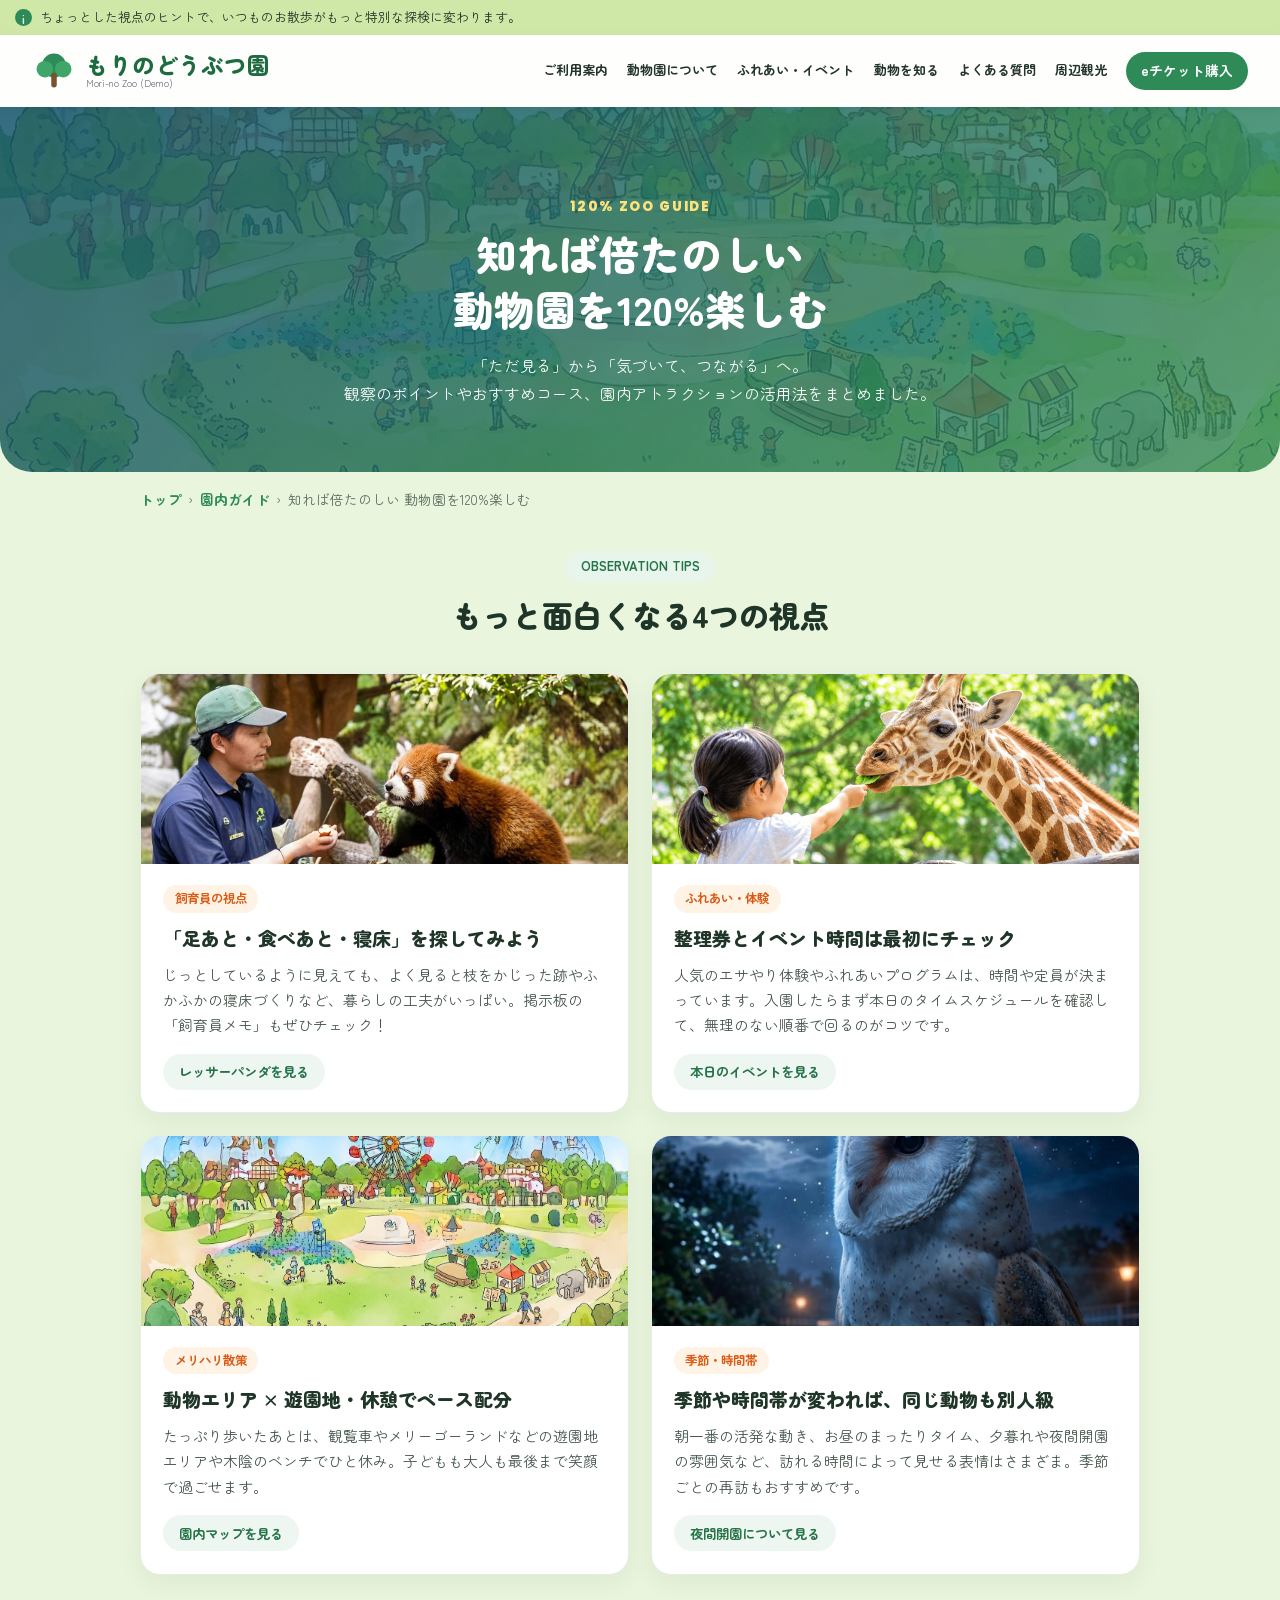
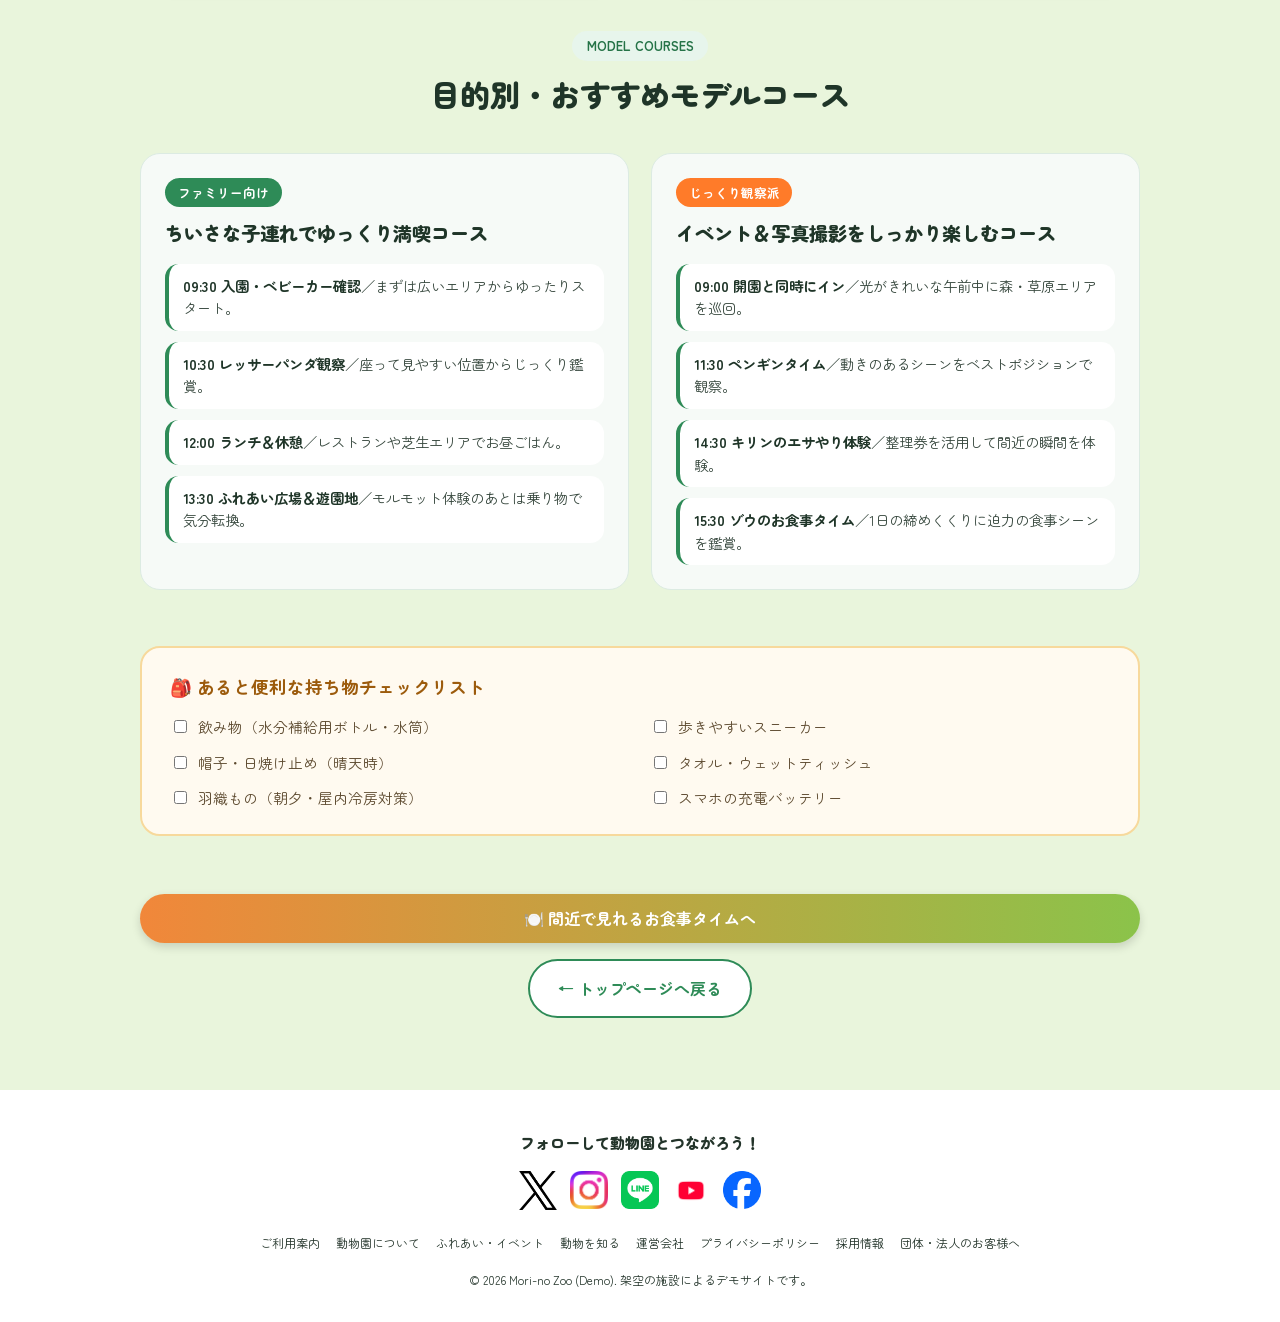
<file: enjoy.html>
<!doctype html>
<html lang="ja">
<head>
<meta charset="utf-8">
<meta name="viewport" content="width=device-width, initial-scale=1">
<title>知れば倍たのしい 動物園を120%楽しむ｜もりのどうぶつ園（デモサイト）</title>
<meta name="description" content="観察のコツや飼育員の豆知識、モデルコース、遊園地エリアなど、もりのどうぶつ園を120%楽しむためのガイドページ。架空の施設です。">
<link rel="preconnect" href="https://fonts.googleapis.com">
<link rel="preconnect" href="https://fonts.gstatic.com" crossorigin>
<link href="https://fonts.googleapis.com/css2?family=Zen+Maru+Gothic:wght@500;700;900&family=Poppins:wght@700;800&display=swap" rel="stylesheet">
<link rel="stylesheet" href="style.css">
<style>
  /* enjoy.html 専用スタイル */
  .sub-hero {
    position: relative;
    padding: 5.5rem 1.25rem 4rem;
    text-align: center;
    color: #fff;
    background: linear-gradient(135deg, rgba(25, 86, 108, 0.86), rgba(46, 139, 87, 0.78)),
                url("images/amusement.jpg") center / cover no-repeat;
    border-radius: 0 0 2rem 2rem;
    overflow: hidden;
  }
  .sub-hero__en {
    font-family: "Poppins", sans-serif;
    font-weight: 800;
    letter-spacing: 0.12em;
    font-size: 0.85rem;
    color: #ffe27a;
    margin-bottom: 0.5rem;
  }
  .sub-hero__title {
    font-size: clamp(1.7rem, 4vw, 2.55rem);
    font-weight: 900;
    line-height: 1.35;
    margin: 0 0 1rem;
  }
  .sub-hero__lead {
    max-width: 640px;
    margin: 0 auto;
    font-size: 0.98rem;
    line-height: 1.8;
    opacity: 0.96;
  }
  .breadcrumb {
    max-width: 1040px;
    margin: 1rem auto 0;
    padding: 0 1.25rem;
    font-size: 0.85rem;
    color: #5b6b61;
    display: flex;
    flex-wrap: wrap;
    gap: 0.4rem;
    align-items: center;
  }
  .breadcrumb a {
    color: #2e8b57;
    text-decoration: none;
    font-weight: 700;
  }
  .breadcrumb a:hover { text-decoration: underline; }

  .enjoy-wrap {
    max-width: 1040px;
    margin: 0 auto;
    padding: 2.5rem 1.25rem 4.5rem;
  }
  .sec-head {
    text-align: center;
    margin-bottom: 2rem;
  }
  .sec-head__sub {
    display: inline-block;
    background: #e7f5ec;
    color: #257347;
    font-weight: 700;
    font-size: 0.82rem;
    padding: 0.25rem 0.9rem;
    border-radius: 999px;
    margin-bottom: 0.5rem;
  }
  .sec-head__title {
    font-size: clamp(1.4rem, 3vw, 1.9rem);
    font-weight: 900;
    color: #1f3528;
    margin: 0;
  }

  /* 豆知識カード */
  .trivia-grid {
    display: grid;
    grid-template-columns: repeat(2, 1fr);
    gap: 1.35rem;
    margin-bottom: 3.5rem;
  }
  .triviacard {
    background: #fff;
    border-radius: 1.25rem;
    border: 1px solid #e4eee8;
    box-shadow: 0 8px 24px rgba(28, 56, 40, 0.06);
    overflow: hidden;
    display: flex;
    flex-direction: column;
  }
  .triviacard__img {
    height: 190px;
    overflow: hidden;
  }
  .triviacard__img img {
    width: 100%;
    height: 100%;
    object-fit: cover;
    display: block;
  }
  .triviacard__body {
    padding: 1.3rem 1.4rem 1.4rem;
    flex: 1;
    display: flex;
    flex-direction: column;
  }
  .triviacard__tag {
    align-self: flex-start;
    background: #fff3e6;
    color: #d95b16;
    font-weight: 700;
    font-size: 0.78rem;
    padding: 0.2rem 0.7rem;
    border-radius: 999px;
    margin-bottom: 0.55rem;
  }
  .triviacard__title {
    font-size: 1.18rem;
    font-weight: 900;
    color: #1f3528;
    margin: 0 0 0.5rem;
  }
  .triviacard__text {
    font-size: 0.92rem;
    line-height: 1.72;
    color: #46574d;
    margin: 0 0 1rem;
    flex: 1;
  }
  .triviacard__action {
    align-self: flex-start;
    background: #eef6f1;
    color: #257347;
    border: none;
    border-radius: 999px;
    padding: 0.42rem 1rem;
    font-weight: 700;
    font-size: 0.84rem;
    cursor: pointer;
    transition: background 0.15s, color 0.15s;
  }
  .triviacard__action:hover {
    background: #2e8b57;
    color: #fff;
  }

  /* モデルコース */
  .courses {
    display: grid;
    grid-template-columns: repeat(2, 1fr);
    gap: 1.35rem;
    margin-bottom: 3.5rem;
  }
  .course-box {
    background: #f6faf7;
    border: 1px solid #dcebe2;
    border-radius: 1.25rem;
    padding: 1.5rem;
  }
  .course-box__badge {
    display: inline-block;
    background: #2e8b57;
    color: #fff;
    font-weight: 700;
    font-size: 0.8rem;
    padding: 0.22rem 0.8rem;
    border-radius: 999px;
    margin-bottom: 0.6rem;
  }
  .course-box__badge--alt {
    background: #ff7b29;
  }
  .course-box h3 {
    font-size: 1.2rem;
    font-weight: 900;
    color: #1f3528;
    margin: 0 0 0.9rem;
  }
  .course-steps {
    list-style: none;
    margin: 0;
    padding: 0;
    display: grid;
    gap: 0.7rem;
  }
  .course-steps li {
    background: #fff;
    border-radius: 0.85rem;
    padding: 0.7rem 0.9rem;
    font-size: 0.9rem;
    line-height: 1.55;
    color: #36473d;
    border-left: 4px solid #2e8b57;
  }
  .course-steps strong {
    color: #1f3528;
  }

  /* チェックリスト */
  .checklist-box {
    background: #fffaf0;
    border: 2px solid #f7d99c;
    border-radius: 1.25rem;
    padding: 1.5rem 1.75rem;
    margin-bottom: 3rem;
  }
  .checklist-box h3 {
    margin: 0 0 0.75rem;
    font-size: 1.1rem;
    color: #9c5b0c;
  }
  .checklist {
    list-style: none;
    margin: 0;
    padding: 0;
    display: grid;
    grid-template-columns: repeat(2, 1fr);
    gap: 0.65rem 1.25rem;
    font-size: 0.92rem;
    color: #5c492e;
  }
  .checklist label {
    display: flex;
    align-items: center;
    gap: 0.5rem;
    cursor: pointer;
  }

  .back-area {
    text-align: center;
    display: flex;
    flex-wrap: wrap;
    justify-content: center;
    gap: 1rem;
  }
  .btn-outline {
    display: inline-flex;
    align-items: center;
    justify-content: center;
    padding: 0.85rem 1.75rem;
    border-radius: 999px;
    border: 2px solid #2e8b57;
    color: #2e8b57;
    font-weight: 700;
    text-decoration: none;
    background: #fff;
    transition: background 0.15s, color 0.15s;
  }
  .btn-outline:hover {
    background: #2e8b57;
    color: #fff;
  }

  @media (max-width: 768px) {
    .trivia-grid,
    .courses,
    .checklist {
      grid-template-columns: 1fr;
    }
  }
</style>
</head>
<body>

<!-- お知らせバー -->
<div class="notice" role="note">
  <span class="notice__icon" aria-hidden="true">i</span>
  <p>ちょっとした視点のヒントで、いつものお散歩がもっと特別な探検に変わります。</p>
</div>

<!-- ヘッダー -->
<header class="header" id="top">
  <a class="logo" href="index.html" aria-label="もりのどうぶつ園 トップへ">
    <svg class="logo__mark" viewBox="0 0 48 48" aria-hidden="true"><circle cx="24" cy="18" r="13" fill="#2e8b57"/><circle cx="14" cy="22" r="9" fill="#3fa66a"/><circle cx="34" cy="22" r="9" fill="#3fa66a"/><rect x="21" y="26" width="6" height="16" rx="3" fill="#7a5230"/></svg>
    <span class="logo__text"><strong>もりのどうぶつ園</strong><small>Mori-no Zoo (Demo)</small></span>
  </a>

  <button class="burger" id="burger" aria-expanded="false" aria-controls="gnav" aria-label="メニューを開く">
    <span></span><span></span><span></span>
  </button>

  <nav class="gnav" id="gnav" aria-label="メインメニュー">
    <ul>
      <li><a href="index.html#guide">ご利用案内</a></li>
      <li><a href="index.html#about">動物園について</a></li>
      <li><a href="index.html#events">ふれあい・イベント</a></li>
      <li><a href="animals.html">動物を知る</a></li>
      <li><a href="index.html#faq">よくある質問</a></li>
      <li><a href="index.html#around">周辺観光</a></li>
    </ul>
    <a class="gnav__cta" href="ticket.html">eチケット購入</a>
  </nav>
</header>
<div class="backdrop" id="navBackdrop" hidden></div>

<main>
  <!-- サブヒーロー -->
  <section class="sub-hero">
    <p class="sub-hero__en">120% ZOO GUIDE</p>
    <h1 class="sub-hero__title">知れば倍たのしい<br>動物園を120%楽しむ</h1>
    <p class="sub-hero__lead">
      「ただ見る」から「気づいて、つながる」へ。<br>
      観察のポイントやおすすめコース、園内アトラクションの活用法をまとめました。
    </p>
  </section>

  <!-- パンくずリスト -->
  <nav class="breadcrumb" aria-label="パンくずリスト">
    <a href="index.html">トップ</a>
    <span aria-hidden="true">›</span>
    <a href="index.html#about">園内ガイド</a>
    <span aria-hidden="true">›</span>
    <span>知れば倍たのしい 動物園を120%楽しむ</span>
  </nav>

  <div class="enjoy-wrap">
    <!-- 観察＆豆知識 -->
    <section aria-labelledby="triviaTitle">
      <div class="sec-head">
        <span class="sec-head__sub">OBSERVATION TIPS</span>
        <h2 class="sec-head__title" id="triviaTitle">もっと面白くなる4つの視点</h2>
      </div>

      <div class="trivia-grid">
        <article class="triviacard">
          <div class="triviacard__img">
            <img src="images/keeper.jpg" alt="飼育員とレッサーパンダ">
          </div>
          <div class="triviacard__body">
            <span class="triviacard__tag">飼育員の視点</span>
            <h3 class="triviacard__title">「足あと・食べあと・寝床」を探してみよう</h3>
            <p class="triviacard__text">じっとしているように見えても、よく見ると枝をかじった跡やふかふかの寝床づくりなど、暮らしの工夫がいっぱい。掲示板の「飼育員メモ」もぜひチェック！</p>
            <button class="triviacard__action" type="button" data-modal="tpl-panda">レッサーパンダを見る</button>
          </div>
        </article>

        <article class="triviacard">
          <div class="triviacard__img">
            <img src="images/touch.png" alt="キリンとふれあう様子">
          </div>
          <div class="triviacard__body">
            <span class="triviacard__tag">ふれあい・体験</span>
            <h3 class="triviacard__title">整理券とイベント時間は最初にチェック</h3>
            <p class="triviacard__text">人気のエサやり体験やふれあいプログラムは、時間や定員が決まっています。入園したらまず本日のタイムスケジュールを確認して、無理のない順番で回るのがコツです。</p>
            <button class="triviacard__action" type="button" data-modal="tpl-events">本日のイベントを見る</button>
          </div>
        </article>

        <article class="triviacard">
          <div class="triviacard__img">
            <img src="images/amusement.jpg" alt="遊園地エリアと園内の風景">
          </div>
          <div class="triviacard__body">
            <span class="triviacard__tag">メリハリ散策</span>
            <h3 class="triviacard__title">動物エリア × 遊園地・休憩でペース配分</h3>
            <p class="triviacard__text">たっぷり歩いたあとは、観覧車やメリーゴーランドなどの遊園地エリアや木陰のベンチでひと休み。子どもも大人も最後まで笑顔で過ごせます。</p>
            <button class="triviacard__action" type="button" data-modal="tpl-map">園内マップを見る</button>
          </div>
        </article>

        <article class="triviacard">
          <div class="triviacard__img">
            <img src="images/night.jpg" alt="夕方から夜にかけての園内">
          </div>
          <div class="triviacard__body">
            <span class="triviacard__tag">季節・時間帯</span>
            <h3 class="triviacard__title">季節や時間帯が変われば、同じ動物も別人級</h3>
            <p class="triviacard__text">朝一番の活発な動き、お昼のまったりタイム、夕暮れや夜間開園の雰囲気など、訪れる時間によって見せる表情はさまざま。季節ごとの再訪もおすすめです。</p>
            <button class="triviacard__action" type="button" data-modal="tpl-night">夜間開園について見る</button>
          </div>
        </article>
      </div>
    </section>

    <!-- おすすめモデルコース -->
    <section aria-labelledby="courseTitle">
      <div class="sec-head">
        <span class="sec-head__sub">MODEL COURSES</span>
        <h2 class="sec-head__title" id="courseTitle">目的別・おすすめモデルコース</h2>
      </div>

      <div class="courses">
        <div class="course-box">
          <span class="course-box__badge">ファミリー向け</span>
          <h3>ちいさな子連れでゆっくり満喫コース</h3>
          <ul class="course-steps">
            <li><strong>09:30 入園・ベビーカー確認</strong>／まずは広いエリアからゆったりスタート。</li>
            <li><strong>10:30 レッサーパンダ観察</strong>／座って見やすい位置からじっくり鑑賞。</li>
            <li><strong>12:00 ランチ＆休憩</strong>／レストランや芝生エリアでお昼ごはん。</li>
            <li><strong>13:30 ふれあい広場＆遊園地</strong>／モルモット体験のあとは乗り物で気分転換。</li>
          </ul>
        </div>

        <div class="course-box">
          <span class="course-box__badge course-box__badge--alt">じっくり観察派</span>
          <h3>イベント＆写真撮影をしっかり楽しむコース</h3>
          <ul class="course-steps">
            <li><strong>09:00 開園と同時にイン</strong>／光がきれいな午前中に森・草原エリアを巡回。</li>
            <li><strong>11:30 ペンギンタイム</strong>／動きのあるシーンをベストポジションで観察。</li>
            <li><strong>14:30 キリンのエサやり体験</strong>／整理券を活用して間近の瞬間を体験。</li>
            <li><strong>15:30 ゾウのお食事タイム</strong>／1日の締めくくりに迫力の食事シーンを鑑賞。</li>
          </ul>
        </div>
      </div>
    </section>

    <!-- 持ち物チェックリスト -->
    <aside class="checklist-box" aria-label="お出かけ前チェックリスト">
      <h3>🎒 あると便利な持ち物チェックリスト</h3>
      <ul class="checklist">
        <li><label><input type="checkbox"> 飲み物（水分補給用ボトル・水筒）</label></li>
        <li><label><input type="checkbox"> 歩きやすいスニーカー</label></li>
        <li><label><input type="checkbox"> 帽子・日焼け止め（晴天時）</label></li>
        <li><label><input type="checkbox"> タオル・ウェットティッシュ</label></li>
        <li><label><input type="checkbox"> 羽織もの（朝夕・屋内冷房対策）</label></li>
        <li><label><input type="checkbox"> スマホの充電バッテリー</label></li>
      </ul>
    </aside>

    <!-- 導線ボタン -->
    <div class="back-area">
      <a class="btn btn--grad" href="feeding.html">🍽️ 間近で見れるお食事タイムへ</a>
      <a class="btn-outline" href="index.html">← トップページへ戻る</a>
    </div>
  </div>
</main>

<footer class="footer">
  <p class="footer__follow">フォローして動物園とつながろう！</p>
  <ul class="sns" aria-label="SNS">
    <li><a href="#" aria-label="X"><img src="images/x.png" alt=""></a></li>
    <li><a href="#" aria-label="Instagram"><img src="images/Instagram.png" alt=""></a></li>
    <li><a href="#" aria-label="LINE"><img src="images/LINE.png" alt=""></a></li>
    <li><a href="#" aria-label="YouTube"><img src="images/youtube.png" alt=""></a></li>
    <li><a href="#" aria-label="Facebook"><img src="images/Facebook.png" alt=""></a></li>
  </ul>
  <ul class="footer__links">
    <li><a href="index.html#guide">ご利用案内</a></li><li><a href="index.html#about">動物園について</a></li><li><a href="index.html#events">ふれあい・イベント</a></li>
    <li><a href="animals.html">動物を知る</a></li><li><a href="#">運営会社</a></li><li><a href="#">プライバシーポリシー</a></li>
    <li><a href="#">採用情報</a></li><li><a href="#">団体・法人のお客様へ</a></li>
  </ul>
  <p class="footer__copy">© 2026 Mori-no Zoo (Demo). 架空の施設によるデモサイトです。</p>
</footer>

<!-- モーダル -->
<dialog class="modal" id="modal" aria-labelledby="modalTitle">
  <div class="modal__box">
    <button class="modal__close" data-close aria-label="閉じる">×</button>
    <div class="modal__content" id="modalContent"></div>
  </div>
</dialog>

<!-- モーダルテンプレート -->
<template id="tpl-events">
  <h2 id="modalTitle">本日のイベント</h2>
  <ul class="timeline">
    <li><time>10:30</time>レッサーパンダのもぐもぐタイム</li>
    <li><time>11:30</time>ペンギンのお散歩タイム</li>
    <li><time>13:00</time>ふれあい広場（モルモット）</li>
    <li><time>14:30</time>キリンのエサやり体験</li>
    <li><time>15:30</time>ゾウのお食事タイム</li>
  </ul>
  <p class="modal__note">※天候・動物の体調により変更になる場合があります。</p>
</template>
<template id="tpl-map">
  <h2 id="modalTitle">園内マップ</h2>
  <img class="modal__img" src="images/map.png" alt="園内マップ">
</template>
<template id="tpl-panda">
  <h2 id="modalTitle">レッサーパンダのもぐもぐタイム</h2>
  <img class="modal__img" src="images/panda.jpg" alt="レッサーパンダ">
  <p>飼育員の解説つきで、おやつを食べる姿を観察できます。</p>
</template>
<template id="tpl-night">
  <h2 id="modalTitle">夏の夜間開園</h2>
  <img class="modal__img" src="images/night.jpg" alt="夜の動物園">
  <p>夏休み期間の金・土曜は20:30まで。夜行性動物の活発な姿に会えます。</p>
</template>

<script src="script.js"></script>
</body>
</html>
</file>
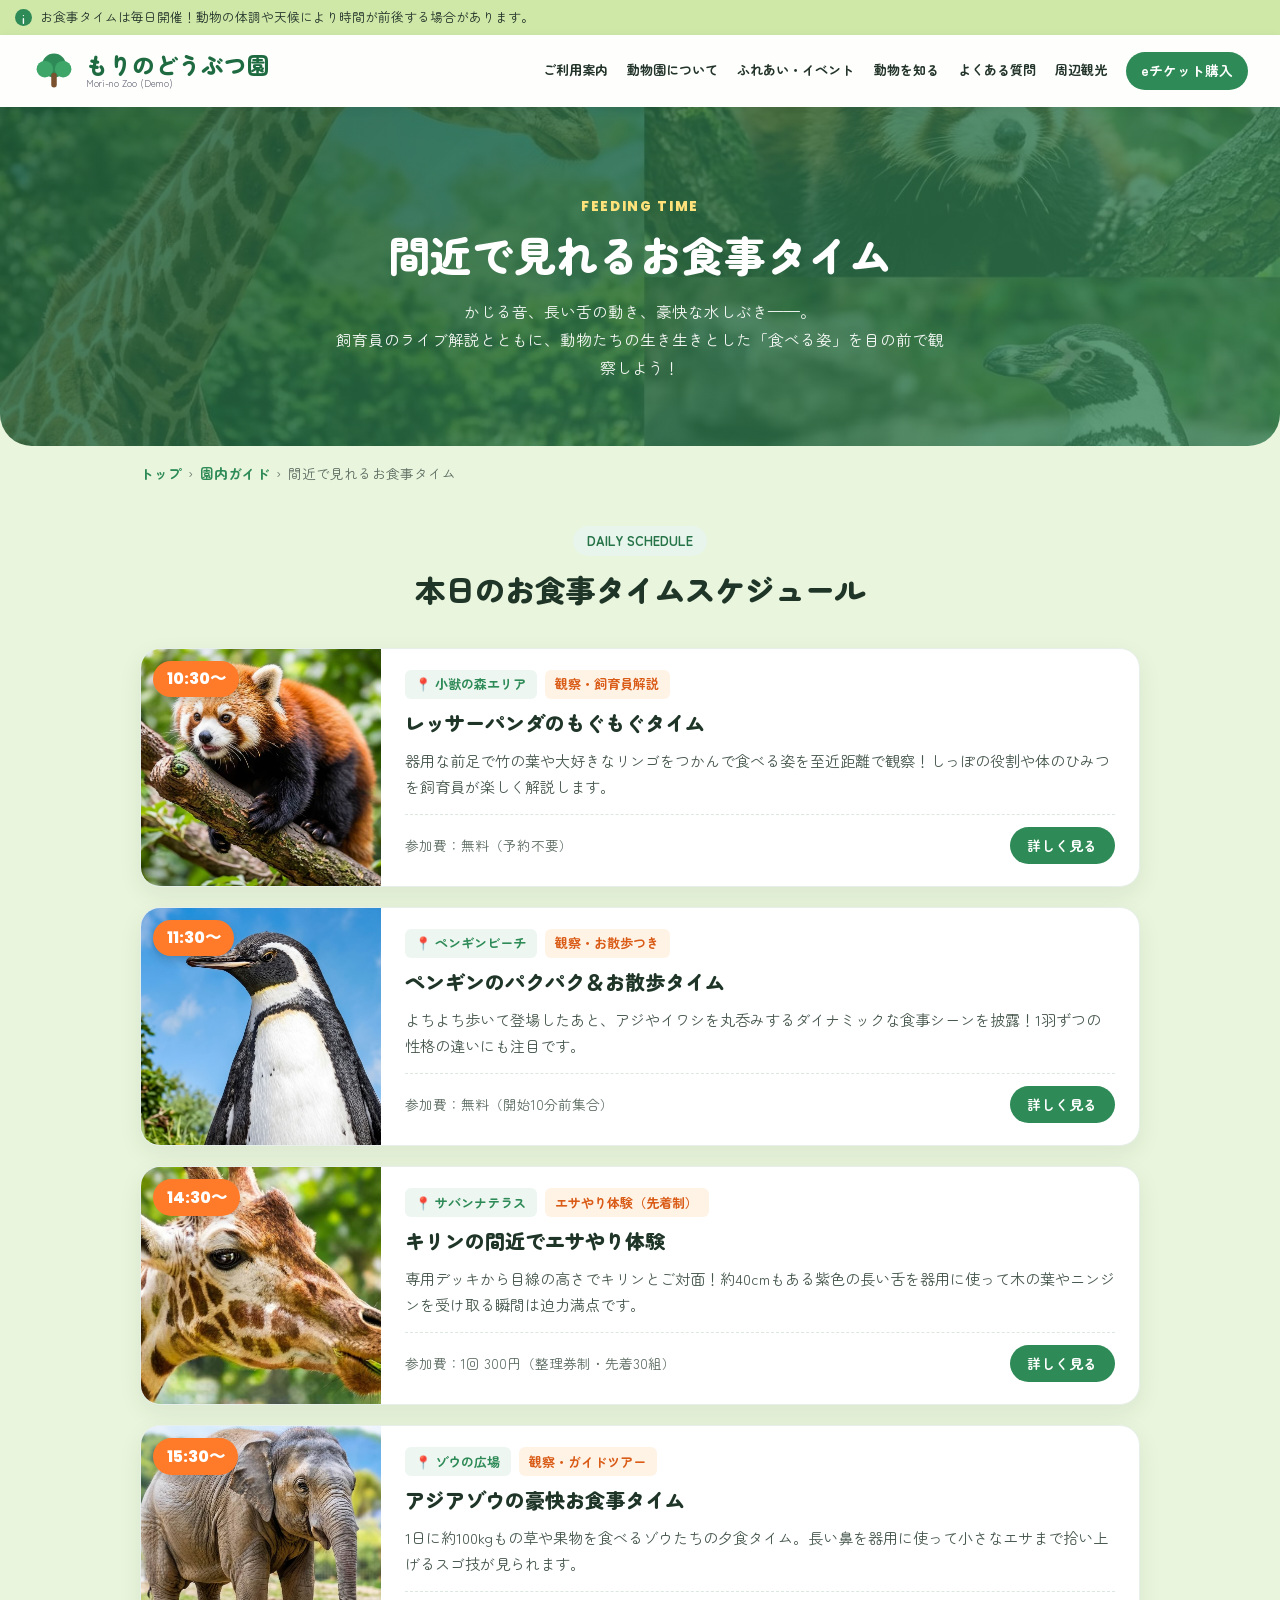
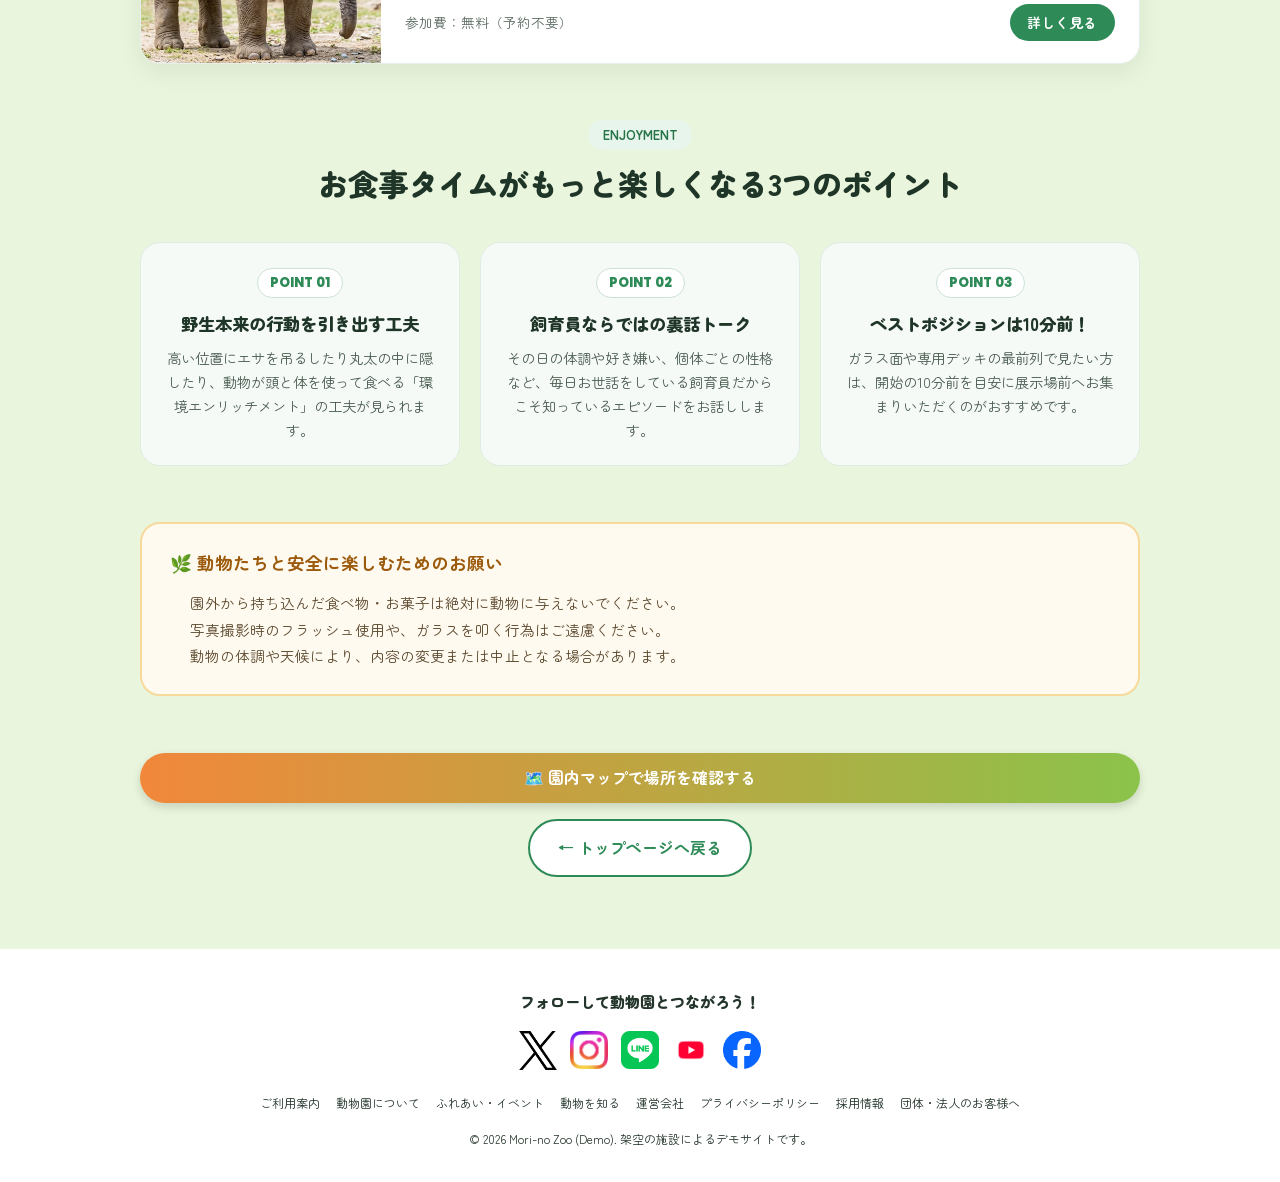
<file: feeding.html>
<!doctype html>
<html lang="ja">
<head>
<meta charset="utf-8">
<meta name="viewport" content="width=device-width, initial-scale=1">
<title>間近で見れるお食事タイム｜もりのどうぶつ園（デモサイト）</title>
<meta name="description" content="もりのどうぶつ園の人気イベント「お食事タイム」のタイムスケジュールや見どころをご紹介。架空の施設です。">
<link rel="preconnect" href="https://fonts.googleapis.com">
<link rel="preconnect" href="https://fonts.gstatic.com" crossorigin>
<link href="https://fonts.googleapis.com/css2?family=Zen+Maru+Gothic:wght@500;700;900&family=Poppins:wght@700;800&display=swap" rel="stylesheet">
<link rel="stylesheet" href="style.css">
<style>
  /* feeding.html 専用スタイル */
  .sub-hero {
    position: relative;
    padding: 5.5rem 1.25rem 4rem;
    text-align: center;
    color: #fff;
    background: linear-gradient(135deg, rgba(32, 92, 58, 0.85), rgba(56, 134, 89, 0.78)),
                url("images/feeding.jpg") center / cover no-repeat;
    border-radius: 0 0 2rem 2rem;
    overflow: hidden;
  }
  .sub-hero__en {
    font-family: "Poppins", sans-serif;
    font-weight: 800;
    letter-spacing: 0.12em;
    font-size: 0.85rem;
    color: #ffe27a;
    margin-bottom: 0.5rem;
  }
  .sub-hero__title {
    font-size: clamp(1.75rem, 4vw, 2.6rem);
    font-weight: 900;
    line-height: 1.35;
    margin: 0 0 1rem;
  }
  .sub-hero__lead {
    max-width: 620px;
    margin: 0 auto;
    font-size: 0.98rem;
    line-height: 1.8;
    opacity: 0.95;
  }
  .breadcrumb {
    max-width: 1040px;
    margin: 1rem auto 0;
    padding: 0 1.25rem;
    font-size: 0.85rem;
    color: #5b6b61;
    display: flex;
    flex-wrap: wrap;
    gap: 0.4rem;
    align-items: center;
  }
  .breadcrumb a {
    color: #2e8b57;
    text-decoration: none;
    font-weight: 700;
  }
  .breadcrumb a:hover { text-decoration: underline; }

  .feed-wrap {
    max-width: 1040px;
    margin: 0 auto;
    padding: 2.5rem 1.25rem 4.5rem;
  }
  .sec-head {
    text-align: center;
    margin-bottom: 2rem;
  }
  .sec-head__sub {
    display: inline-block;
    background: #e7f5ec;
    color: #257347;
    font-weight: 700;
    font-size: 0.82rem;
    padding: 0.25rem 0.9rem;
    border-radius: 999px;
    margin-bottom: 0.5rem;
  }
  .sec-head__title {
    font-size: clamp(1.4rem, 3vw, 1.9rem);
    font-weight: 900;
    color: #1f3528;
    margin: 0;
  }

  /* タイムテーブル */
  .timetable {
    display: grid;
    gap: 1.25rem;
    margin-bottom: 3.5rem;
  }
  .tcard {
    background: #fff;
    border-radius: 1.25rem;
    box-shadow: 0 8px 24px rgba(28, 56, 40, 0.07);
    overflow: hidden;
    display: grid;
    grid-template-columns: 240px 1fr;
    border: 1px solid #e6efe9;
  }
  .tcard__img {
    position: relative;
    height: 100%;
    min-height: 180px;
  }
  .tcard__img img {
    width: 100%;
    height: 100%;
    object-fit: cover;
    display: block;
  }
  .tcard__time {
    position: absolute;
    top: 0.75rem;
    left: 0.75rem;
    background: #ff7b29;
    color: #fff;
    font-family: "Poppins", sans-serif;
    font-weight: 800;
    font-size: 1rem;
    padding: 0.3rem 0.85rem;
    border-radius: 999px;
    box-shadow: 0 4px 10px rgba(0,0,0,0.18);
  }
  .tcard__body {
    padding: 1.35rem 1.5rem;
    display: flex;
    flex-direction: column;
    justify-content: center;
  }
  .tcard__meta {
    display: flex;
    flex-wrap: wrap;
    gap: 0.5rem;
    align-items: center;
    margin-bottom: 0.45rem;
    font-size: 0.82rem;
  }
  .badge-area {
    background: #eef6f1;
    color: #2e8b57;
    font-weight: 700;
    padding: 0.2rem 0.65rem;
    border-radius: 6px;
  }
  .badge-type {
    background: #fff3e6;
    color: #d95b16;
    font-weight: 700;
    padding: 0.2rem 0.65rem;
    border-radius: 6px;
  }
  .tcard__title {
    font-size: 1.25rem;
    font-weight: 900;
    color: #1f3528;
    margin: 0 0 0.5rem;
  }
  .tcard__desc {
    font-size: 0.94rem;
    line-height: 1.7;
    color: #46574d;
    margin: 0 0 0.9rem;
  }
  .tcard__foot {
    display: flex;
    flex-wrap: wrap;
    justify-content: space-between;
    align-items: center;
    gap: 0.75rem;
    border-top: 1px dashed #dce7e0;
    padding-top: 0.75rem;
    font-size: 0.85rem;
    color: #5b6b61;
  }
  .tcard__btn {
    background: #2e8b57;
    color: #fff;
    border: none;
    border-radius: 999px;
    padding: 0.45rem 1.1rem;
    font-weight: 700;
    font-size: 0.85rem;
    cursor: pointer;
    transition: transform 0.15s, background 0.15s;
  }
  .tcard__btn:hover {
    background: #246e45;
    transform: translateY(-1px);
  }

  /* 3つの楽しみ方 */
  .points {
    display: grid;
    grid-template-columns: repeat(3, 1fr);
    gap: 1.25rem;
    margin-bottom: 3.5rem;
  }
  .point-box {
    background: #f6faf7;
    border: 1px solid #dfece4;
    border-radius: 1.25rem;
    padding: 1.5rem 1.25rem;
    text-align: center;
  }
  .point-box__num {
    display: inline-block;
    font-family: "Poppins", sans-serif;
    font-weight: 800;
    font-size: 0.82rem;
    color: #2e8b57;
    background: #fff;
    border: 1px solid #cce2d5;
    padding: 0.2rem 0.75rem;
    border-radius: 999px;
    margin-bottom: 0.65rem;
  }
  .point-box h3 {
    font-size: 1.08rem;
    font-weight: 900;
    color: #1f3528;
    margin: 0 0 0.5rem;
  }
  .point-box p {
    font-size: 0.9rem;
    line-height: 1.65;
    color: #4b5d52;
    margin: 0;
  }

  /* 注意事項ボックス */
  .notice-box {
    background: #fffaf0;
    border: 2px solid #f7d99c;
    border-radius: 1.25rem;
    padding: 1.5rem 1.75rem;
    margin-bottom: 3rem;
  }
  .notice-box h3 {
    margin: 0 0 0.75rem;
    font-size: 1.1rem;
    color: #9c5b0c;
    display: flex;
    align-items: center;
    gap: 0.45rem;
  }
  .notice-box ul {
    margin: 0;
    padding-left: 1.25rem;
    line-height: 1.8;
    font-size: 0.92rem;
    color: #5c492e;
  }

  .back-area {
    text-align: center;
    display: flex;
    flex-wrap: wrap;
    justify-content: center;
    gap: 1rem;
  }
  .btn-outline {
    display: inline-flex;
    align-items: center;
    justify-content: center;
    padding: 0.85rem 1.75rem;
    border-radius: 999px;
    border: 2px solid #2e8b57;
    color: #2e8b57;
    font-weight: 700;
    text-decoration: none;
    background: #fff;
    transition: background 0.15s, color 0.15s;
  }
  .btn-outline:hover {
    background: #2e8b57;
    color: #fff;
  }

  @media (max-width: 768px) {
    .tcard { grid-template-columns: 1fr; }
    .tcard__img { height: 200px; }
    .points { grid-template-columns: 1fr; }
  }
</style>
</head>
<body>

<!-- お知らせバー -->
<div class="notice" role="note">
  <span class="notice__icon" aria-hidden="true">i</span>
  <p>お食事タイムは毎日開催！動物の体調や天候により時間が前後する場合があります。</p>
</div>

<!-- ヘッダー -->
<header class="header" id="top">
  <a class="logo" href="index.html" aria-label="もりのどうぶつ園 トップへ">
    <svg class="logo__mark" viewBox="0 0 48 48" aria-hidden="true"><circle cx="24" cy="18" r="13" fill="#2e8b57"/><circle cx="14" cy="22" r="9" fill="#3fa66a"/><circle cx="34" cy="22" r="9" fill="#3fa66a"/><rect x="21" y="26" width="6" height="16" rx="3" fill="#7a5230"/></svg>
    <span class="logo__text"><strong>もりのどうぶつ園</strong><small>Mori-no Zoo (Demo)</small></span>
  </a>

  <button class="burger" id="burger" aria-expanded="false" aria-controls="gnav" aria-label="メニューを開く">
    <span></span><span></span><span></span>
  </button>

  <nav class="gnav" id="gnav" aria-label="メインメニュー">
    <ul>
      <li><a href="index.html#guide">ご利用案内</a></li>
      <li><a href="index.html#about">動物園について</a></li>
      <li><a href="index.html#events" aria-current="page">ふれあい・イベント</a></li>
      <li><a href="animals.html">動物を知る</a></li>
      <li><a href="index.html#faq">よくある質問</a></li>
      <li><a href="index.html#around">周辺観光</a></li>
    </ul>
    <a class="gnav__cta" href="ticket.html">eチケット購入</a>
  </nav>
</header>
<div class="backdrop" id="navBackdrop" hidden></div>

<main>
  <!-- サブヒーロー -->
  <section class="sub-hero">
    <p class="sub-hero__en">FEEDING TIME</p>
    <h1 class="sub-hero__title">間近で見れるお食事タイム</h1>
    <p class="sub-hero__lead">
      かじる音、長い舌の動き、豪快な水しぶき——。<br>
      飼育員のライブ解説とともに、動物たちの生き生きとした「食べる姿」を目の前で観察しよう！
    </p>
  </section>

  <!-- パンくずリスト -->
  <nav class="breadcrumb" aria-label="パンくずリスト">
    <a href="index.html">トップ</a>
    <span aria-hidden="true">›</span>
    <a href="index.html#about">園内ガイド</a>
    <span aria-hidden="true">›</span>
    <span>間近で見れるお食事タイム</span>
  </nav>

  <div class="feed-wrap">
    <!-- タイムスケジュール -->
    <section aria-labelledby="scheduleTitle">
      <div class="sec-head">
        <span class="sec-head__sub">DAILY SCHEDULE</span>
        <h2 class="sec-head__title" id="scheduleTitle">本日のお食事タイムスケジュール</h2>
      </div>

      <div class="timetable">
        <!-- 10:30 レッサーパンダ -->
        <article class="tcard">
          <div class="tcard__img">
            <span class="tcard__time">10:30〜</span>
            <img src="images/panda.jpg" alt="リンゴを食べるレッサーパンダ">
          </div>
          <div class="tcard__body">
            <div class="tcard__meta">
              <span class="badge-area">📍 小獣の森エリア</span>
              <span class="badge-type">観察・飼育員解説</span>
            </div>
            <h3 class="tcard__title">レッサーパンダのもぐもぐタイム</h3>
            <p class="tcard__desc">器用な前足で竹の葉や大好きなリンゴをつかんで食べる姿を至近距離で観察！しっぽの役割や体のひみつを飼育員が楽しく解説します。</p>
            <div class="tcard__foot">
              <span>参加費：無料（予約不要）</span>
              <button class="tcard__btn" type="button" data-modal="tpl-panda">詳しく見る</button>
            </div>
          </div>
        </article>

        <!-- 11:30 ペンギン -->
        <article class="tcard">
          <div class="tcard__img">
            <span class="tcard__time">11:30〜</span>
            <img src="images/penguin.jpg" alt="ペンギンのお食事とお散歩">
          </div>
          <div class="tcard__body">
            <div class="tcard__meta">
              <span class="badge-area">📍 ペンギンビーチ</span>
              <span class="badge-type">観察・お散歩つき</span>
            </div>
            <h3 class="tcard__title">ペンギンのパクパク＆お散歩タイム</h3>
            <p class="tcard__desc">よちよち歩いて登場したあと、アジやイワシを丸呑みするダイナミックな食事シーンを披露！1羽ずつの性格の違いにも注目です。</p>
            <div class="tcard__foot">
              <span>参加費：無料（開始10分前集合）</span>
              <button class="tcard__btn" type="button" data-modal="tpl-penguin">詳しく見る</button>
            </div>
          </div>
        </article>

        <!-- 14:30 キリン -->
        <article class="tcard">
          <div class="tcard__img">
            <span class="tcard__time">14:30〜</span>
            <img src="images/giraffe.jpg" alt="キリンのエサやり体験">
          </div>
          <div class="tcard__body">
            <div class="tcard__meta">
              <span class="badge-area">📍 サバンナテラス</span>
              <span class="badge-type">エサやり体験（先着制）</span>
            </div>
            <h3 class="tcard__title">キリンの間近でエサやり体験</h3>
            <p class="tcard__desc">専用デッキから目線の高さでキリンとご対面！約40cmもある紫色の長い舌を器用に使って木の葉やニンジンを受け取る瞬間は迫力満点です。</p>
            <div class="tcard__foot">
              <span>参加費：1回 300円（整理券制・先着30組）</span>
              <button class="tcard__btn" type="button" data-modal="tpl-giraffe">詳しく見る</button>
            </div>
          </div>
        </article>

        <!-- 15:30 ゾウ -->
        <article class="tcard">
          <div class="tcard__img">
            <span class="tcard__time">15:30〜</span>
            <img src="images/elephant.jpg" alt="ゾウのお食事タイム">
          </div>
          <div class="tcard__body">
            <div class="tcard__meta">
              <span class="badge-area">📍 ゾウの広場</span>
              <span class="badge-type">観察・ガイドツアー</span>
            </div>
            <h3 class="tcard__title">アジアゾウの豪快お食事タイム</h3>
            <p class="tcard__desc">1日に約100kgもの草や果物を食べるゾウたちの夕食タイム。長い鼻を器用に使って小さなエサまで拾い上げるスゴ技が見られます。</p>
            <div class="tcard__foot">
              <span>参加費：無料（予約不要）</span>
              <button class="tcard__btn" type="button" data-modal="tpl-elephant">詳しく見る</button>
            </div>
          </div>
        </article>
      </div>
    </section>

    <!-- 3つの見どころ -->
    <section aria-labelledby="pointsTitle">
      <div class="sec-head">
        <span class="sec-head__sub">ENJOYMENT</span>
        <h2 class="sec-head__title" id="pointsTitle">お食事タイムがもっと楽しくなる3つのポイント</h2>
      </div>

      <div class="points">
        <div class="point-box">
          <span class="point-box__num">POINT 01</span>
          <h3>野生本来の行動を引き出す工夫</h3>
          <p>高い位置にエサを吊るしたり丸太の中に隠したり、動物が頭と体を使って食べる「環境エンリッチメント」の工夫が見られます。</p>
        </div>
        <div class="point-box">
          <span class="point-box__num">POINT 02</span>
          <h3>飼育員ならではの裏話トーク</h3>
          <p>その日の体調や好き嫌い、個体ごとの性格など、毎日お世話をしている飼育員だからこそ知っているエピソードをお話しします。</p>
        </div>
        <div class="point-box">
          <span class="point-box__num">POINT 03</span>
          <h3>ベストポジションは10分前！</h3>
          <p>ガラス面や専用デッキの最前列で見たい方は、開始の10分前を目安に展示場前へお集まりいただくのがおすすめです。</p>
        </div>
      </div>
    </section>

    <!-- ご参加にあたってのお願い -->
    <aside class="notice-box" aria-label="ご参加にあたってのお願い">
      <h3>🌿 動物たちと安全に楽しむためのお願い</h3>
      <ul>
        <li>園外から持ち込んだ食べ物・お菓子は絶対に動物に与えないでください。</li>
        <li>写真撮影時のフラッシュ使用や、ガラスを叩く行為はご遠慮ください。</li>
        <li>動物の体調や天候により、内容の変更または中止となる場合があります。</li>
      </ul>
    </aside>

    <!-- 導線ボタン -->
    <div class="back-area">
      <button class="btn btn--grad" type="button" data-modal="tpl-map">🗺️ 園内マップで場所を確認する</button>
      <a class="btn-outline" href="index.html">← トップページへ戻る</a>
    </div>
  </div>
</main>

<footer class="footer">
  <p class="footer__follow">フォローして動物園とつながろう！</p>
  <ul class="sns" aria-label="SNS">
    <li><a href="#" aria-label="X"><img src="images/x.png" alt=""></a></li>
    <li><a href="#" aria-label="Instagram"><img src="images/Instagram.png" alt=""></a></li>
    <li><a href="#" aria-label="LINE"><img src="images/LINE.png" alt=""></a></li>
    <li><a href="#" aria-label="YouTube"><img src="images/youtube.png" alt=""></a></li>
    <li><a href="#" aria-label="Facebook"><img src="images/Facebook.png" alt=""></a></li>
  </ul>
  <ul class="footer__links">
    <li><a href="index.html#guide">ご利用案内</a></li><li><a href="index.html#about">動物園について</a></li><li><a href="index.html#events">ふれあい・イベント</a></li>
    <li><a href="animals.html">動物を知る</a></li><li><a href="#">運営会社</a></li><li><a href="#">プライバシーポリシー</a></li>
    <li><a href="#">採用情報</a></li><li><a href="#">団体・法人のお客様へ</a></li>
  </ul>
  <p class="footer__copy">© 2026 Mori-no Zoo (Demo). 架空の施設によるデモサイトです。</p>
</footer>

<!-- モーダル -->
<dialog class="modal" id="modal" aria-labelledby="modalTitle">
  <div class="modal__box">
    <button class="modal__close" data-close aria-label="閉じる">×</button>
    <div class="modal__content" id="modalContent"></div>
  </div>
</dialog>

<!-- モーダルテンプレート -->
<template id="tpl-map">
  <h2 id="modalTitle">園内マップ</h2>
  <img class="modal__img" src="images/map.png" alt="園内マップ">
</template>
<template id="tpl-panda">
  <h2 id="modalTitle">レッサーパンダのもぐもぐタイム</h2>
  <img class="modal__img" src="images/panda.jpg" alt="レッサーパンダ">
  <p>10:30〜 小獣の森エリアにて開催。飼育員の解説つきで、リンゴや竹の葉を食べる姿を間近で観察できます。</p>
</template>
<template id="tpl-penguin">
  <h2 id="modalTitle">ペンギンのお散歩＆お食事タイム</h2>
  <img class="modal__img" src="images/penguin.jpg" alt="ペンギン">
  <p>11:30〜 ペンギンビーチにて開催。よちよち歩く行列のあと、豪快なエサやりタイムが始まります。</p>
</template>
<template id="tpl-giraffe">
  <h2 id="modalTitle">キリンのエサやり体験</h2>
  <img class="modal__img" src="images/giraffe.jpg" alt="キリン">
  <p>14:30〜 サバンナテラスにて開催。長い舌でエサを受け取るキリンを間近で。1回300円、整理券制（開園時より案内所にて配布）です。</p>
</template>
<template id="tpl-elephant">
  <h2 id="modalTitle">アジアゾウの豪快お食事タイム</h2>
  <img class="modal__img" src="images/elephant.jpg" alt="ゾウ">
  <p>15:30〜 ゾウの広場にて開催。お母さんゾウと赤ちゃんゾウが仲良くエサを食べる様子をご覧いただけます。</p>
</template>

<script src="script.js"></script>
</body>
</html>
</file>
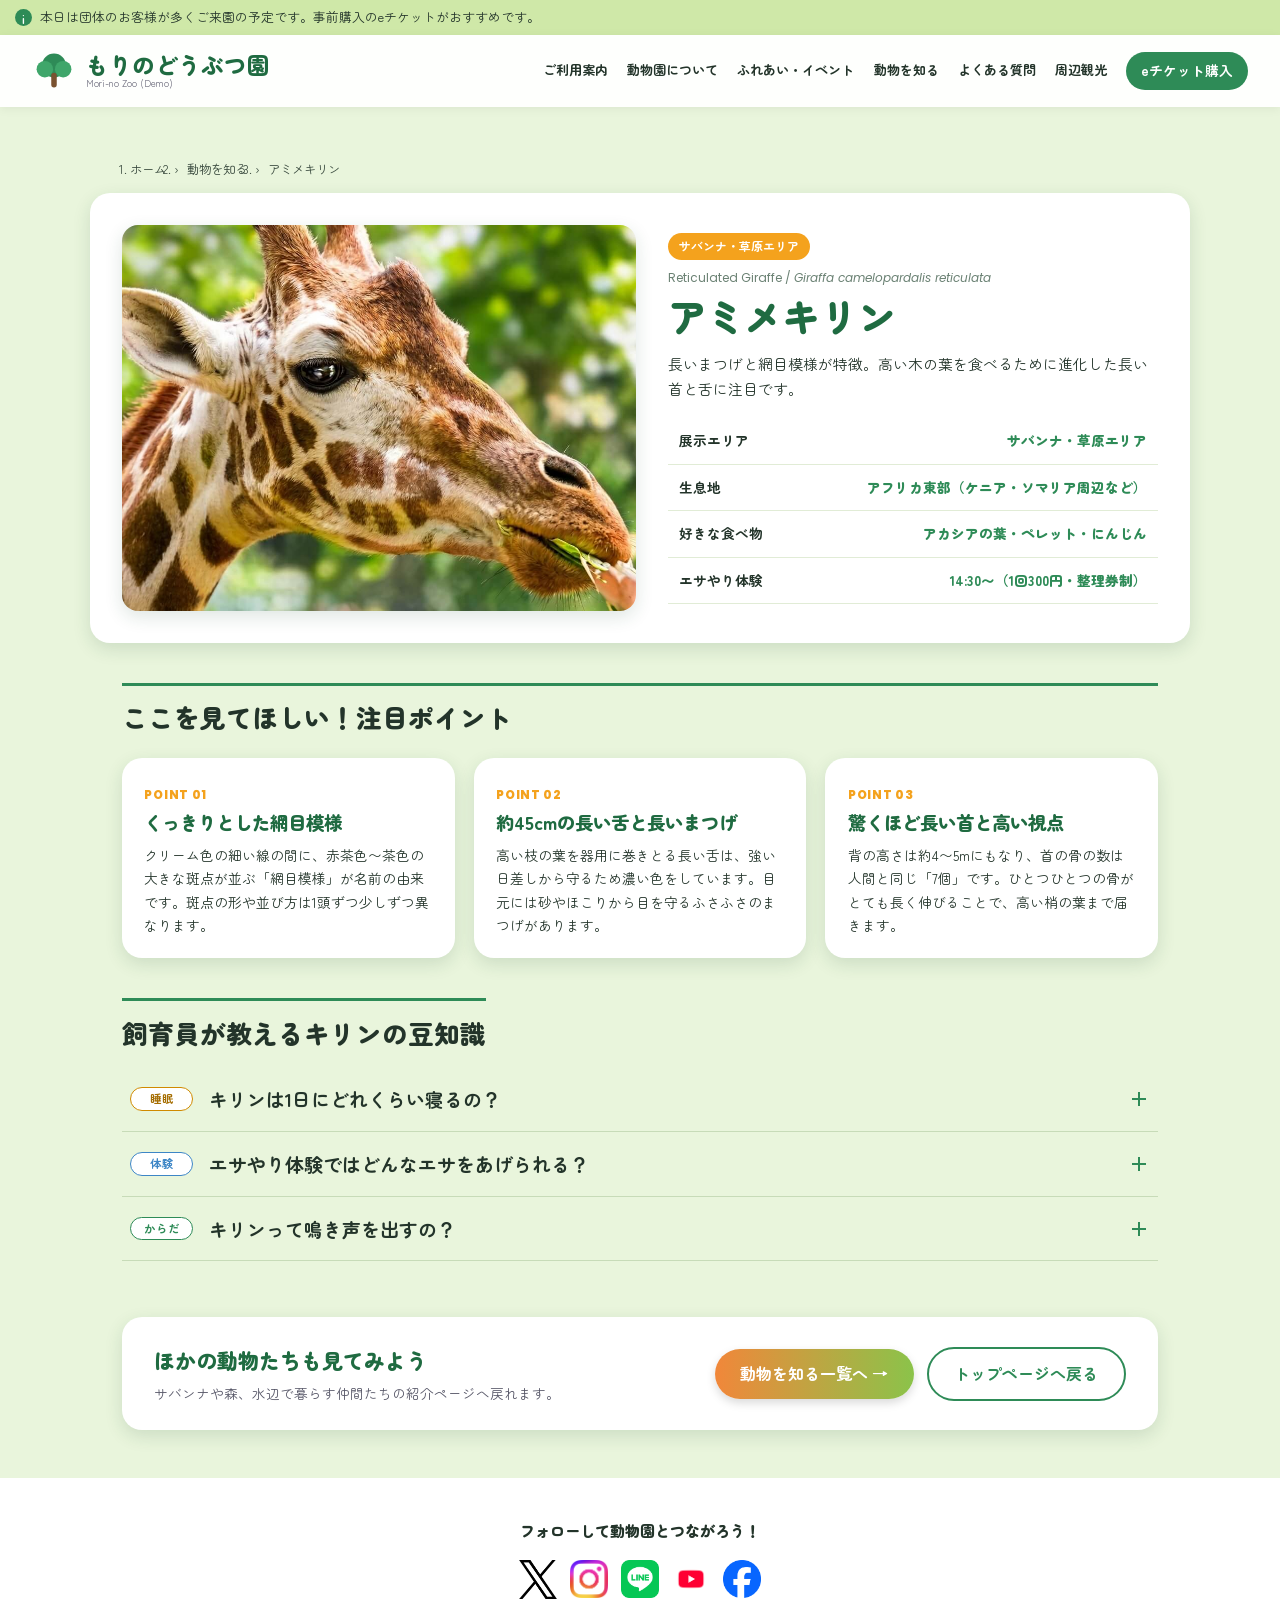
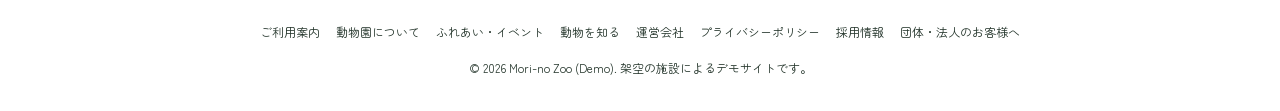
<file: giraffe.html>
<!doctype html>
<html lang="ja">
<head>
<meta charset="utf-8">
<meta name="viewport" content="width=device-width, initial-scale=1">
<title>アミメキリン｜動物を知る｜もりのどうぶつ園（デモサイト）</title>
<meta name="description" content="もりのどうぶつ園で暮らすアミメキリンの詳細ページです。長いまつげや網目模様、エサやり体験の情報をご覧いただけます。">
<link rel="preconnect" href="https://fonts.googleapis.com">
<link rel="preconnect" href="https://fonts.gstatic.com" crossorigin>
<link href="https://fonts.googleapis.com/css2?family=Zen+Maru+Gothic:wght@500;700;900&family=Poppins:wght@700;800&display=swap" rel="stylesheet">
<link rel="stylesheet" href="style.css">
</head>
<body>

<!-- お知らせバー -->
<div class="notice" role="note">
  <span class="notice__icon" aria-hidden="true">i</span>
  <p>本日は団体のお客様が多くご来園の予定です。事前購入のeチケットがおすすめです。</p>
</div>

<!-- ヘッダー -->
<header class="header" id="top">
  <a class="logo" href="index.html" aria-label="もりのどうぶつ園 トップへ">
    <svg class="logo__mark" viewBox="0 0 48 48" aria-hidden="true"><circle cx="24" cy="18" r="13" fill="#2e8b57"/><circle cx="14" cy="22" r="9" fill="#3fa66a"/><circle cx="34" cy="22" r="9" fill="#3fa66a"/><rect x="21" y="26" width="6" height="16" rx="3" fill="#7a5230"/></svg>
    <span class="logo__text"><strong>もりのどうぶつ園</strong><small>Mori-no Zoo (Demo)</small></span>
  </a>

  <button class="burger" id="burger" aria-expanded="false" aria-controls="gnav" aria-label="メニューを開く">
    <span></span><span></span><span></span>
  </button>

  <nav class="gnav" id="gnav" aria-label="メインメニュー">
    <ul>
      <li><a href="index.html#guide">ご利用案内</a></li>
      <li><a href="index.html#about">動物園について</a></li>
      <li><a href="index.html#events">ふれあい・イベント</a></li>
      <li><a href="animals.html" aria-current="page">動物を知る</a></li>
      <li><a href="index.html#faq">よくある質問</a></li>
      <li><a href="index.html#around">周辺観光</a></li>
    </ul>
    <a class="gnav__cta" href="ticket.html">eチケット購入</a>
  </nav>
</header>
<div class="backdrop" id="navBackdrop" hidden></div>

<main>
  <!-- ヒーロー -->
  <section class="detail-hero" aria-labelledby="giraffeTitle">
    <div class="detail-hero__inner">
      <nav class="breadcrumb" aria-label="パンくずリスト">
        <ol>
          <li><a href="index.html">ホーム</a></li>
          <li><a href="animals.html">動物を知る</a></li>
          <li aria-current="page">アミメキリン</li>
        </ol>
      </nav>

      <div class="detail-hero__grid">
        <div class="detail-hero__media">
          <img src="images/giraffe.jpg" alt="アミメキリン">
        </div>

        <div class="detail-hero__info">
          <span class="detail-badge">サバンナ・草原エリア</span>
          <p class="detail-en">Reticulated Giraffe / <em>Giraffa camelopardalis reticulata</em></p>
          <h1 class="detail-title" id="giraffeTitle" data-split data-split-now>アミメキリン</h1>
          <p class="detail-lead">長いまつげと網目模様が特徴。高い木の葉を食べるために進化した長い首と舌に注目です。</p>

          <table class="price detail-spec">
            <tr><th>展示エリア</th><td>サバンナ・草原エリア</td></tr>
            <tr><th>生息地</th><td>アフリカ東部（ケニア・ソマリア周辺など）</td></tr>
            <tr><th>好きな食べ物</th><td>アカシアの葉・ペレット・にんじん</td></tr>
            <tr><th>エサやり体験</th><td>14:30〜（1回300円・整理券制）</td></tr>
          </table>
        </div>
      </div>
    </div>
  </section>

  <!-- 注目ポイント・特徴 -->
  <section class="detail-sec" aria-labelledby="featuresTitle">
    <h2 class="detail-sec__title" id="featuresTitle" data-split>ここを見てほしい！注目ポイント</h2>

    <div class="feature-grid">
      <article class="fcard">
        <span class="fcard__num">POINT 01</span>
        <h3>くっきりとした網目模様</h3>
        <p>クリーム色の細い線の間に、赤茶色〜茶色の大きな斑点が並ぶ「網目模様」が名前の由来です。斑点の形や並び方は1頭ずつ少しずつ異なります。</p>
      </article>

      <article class="fcard">
        <span class="fcard__num">POINT 02</span>
        <h3>約45cmの長い舌と長いまつげ</h3>
        <p>高い枝の葉を器用に巻きとる長い舌は、強い日差しから守るため濃い色をしています。目元には砂やほこりから目を守るふさふさのまつげがあります。</p>
      </article>

      <article class="fcard">
        <span class="fcard__num">POINT 03</span>
        <h3>驚くほど長い首と高い視点</h3>
        <p>背の高さは約4〜5mにもなり、首の骨の数は人間と同じ「7個」です。ひとつひとつの骨がとても長く伸びることで、高い梢の葉まで届きます。</p>
      </article>
    </div>
  </section>

  <!-- 飼育員からの豆知識（アコーディオン） -->
  <section class="news" aria-labelledby="triviaTitle">
    <h2 class="news__title" id="triviaTitle" data-split>飼育員が教えるキリンの豆知識</h2>
    <div class="acc" data-accordion>
      <div class="acc__item">
        <h3><button class="acc__btn" aria-expanded="false">
          <span class="tag tag--animal">睡眠</span><span class="acc__text">キリンは1日にどれくらい寝るの？</span><i class="acc__icon" aria-hidden="true"></i>
        </button></h3>
        <div class="acc__panel"><div><p>野生では外敵にすぐ逃げられるよう、1日の睡眠時間はわずか30分〜2時間ほどととても短く、立ったままうたた寝することも多いです。</p></div></div>
      </div>
      <div class="acc__item">
        <h3><button class="acc__btn" aria-expanded="false">
          <span class="tag tag--event">体験</span><span class="acc__text">エサやり体験ではどんなエサをあげられる？</span><i class="acc__icon" aria-hidden="true"></i>
        </button></h3>
        <div class="acc__panel"><div><p>にんじんや専用のおやつを、高いデッキからキリンに向かって差し出します。長い舌がスッと伸びてくる瞬間をぜひ間近で体験してみてください。</p></div></div>
      </div>
      <div class="acc__item">
        <h3><button class="acc__btn" aria-expanded="false">
          <span class="tag">からだ</span><span class="acc__text">キリンって鳴き声を出すの？</span><i class="acc__icon" aria-hidden="true"></i>
        </button></h3>
        <div class="acc__panel"><div><p>あまり大きな声では鳴きませんが、ハミングのような低い声や、威嚇するときの噴気音などを出すことがあります。</p></div></div>
      </div>
    </div>
  </section>

  <!-- 他のなかま・戻る導線 -->
  <section class="sub-cta">
    <div class="sub-cta__box">
      <div>
        <h2>ほかの動物たちも見てみよう</h2>
        <p>サバンナや森、水辺で暮らす仲間たちの紹介ページへ戻れます。</p>
      </div>
      <div class="sub-cta__btns">
        <a class="btn btn--grad" href="animals.html">動物を知る一覧へ →</a>
        <a class="btn btn--outline" href="index.html">トップページへ戻る</a>
      </div>
    </div>
  </section>
</main>

<footer class="footer">
  <p class="footer__follow">フォローして動物園とつながろう！</p>
  <ul class="sns" aria-label="SNS">
    <li><a href="#" aria-label="X"><img src="images/x.png" alt=""></a></li>
    <li><a href="#" aria-label="Instagram"><img src="images/Instagram.png" alt=""></a></li>
    <li><a href="#" aria-label="LINE"><img src="images/LINE.png" alt=""></a></li>
    <li><a href="#" aria-label="YouTube"><img src="images/youtube.png" alt=""></a></li>
    <li><a href="#" aria-label="Facebook"><img src="images/Facebook.png" alt=""></a></li>
  </ul>
  <ul class="footer__links">
    <li><a href="index.html#guide">ご利用案内</a></li><li><a href="index.html#about">動物園について</a></li><li><a href="index.html#events">ふれあい・イベント</a></li>
    <li><a href="animals.html">動物を知る</a></li><li><a href="#">運営会社</a></li><li><a href="#">プライバシーポリシー</a></li>
    <li><a href="#">採用情報</a></li><li><a href="#">団体・法人のお客様へ</a></li>
  </ul>
  <p class="footer__copy">© 2026 Mori-no Zoo (Demo). 架空の施設によるデモサイトです。</p>
</footer>

<script src="script.js"></script>
</body>
</html>
</file>
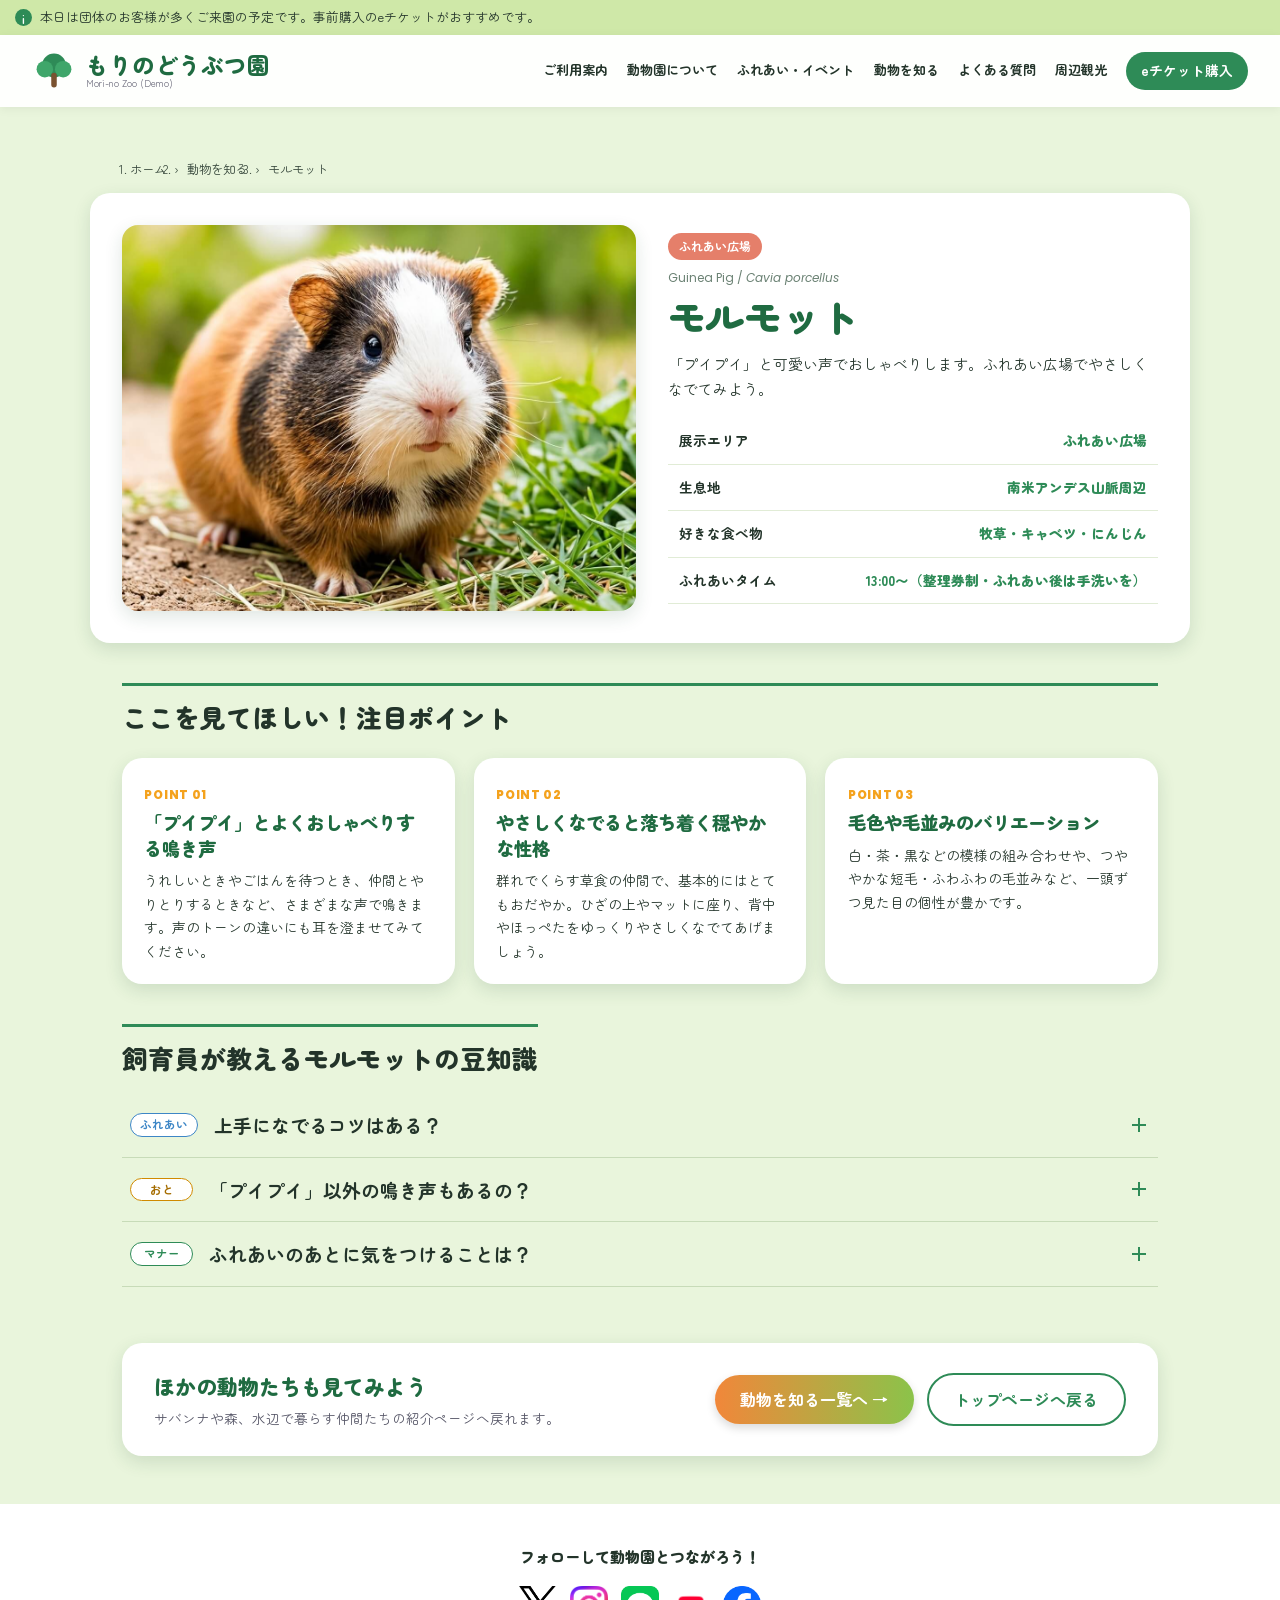
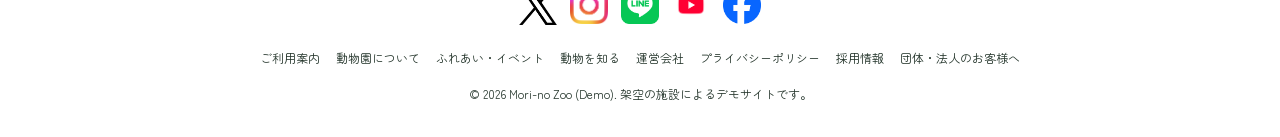
<file: guinea.html>
<!doctype html>
<html lang="ja">
<head>
<meta charset="utf-8">
<meta name="viewport" content="width=device-width, initial-scale=1">
<title>モルモット｜動物を知る｜もりのどうぶつ園（デモサイト）</title>
<meta name="description" content="もりのどうぶつ園で暮らすモルモットの詳細ページです。「プイプイ」という鳴き声やふれあい広場の楽しみ方、豆知識をご覧いただけます。">
<link rel="preconnect" href="https://fonts.googleapis.com">
<link rel="preconnect" href="https://fonts.gstatic.com" crossorigin>
<link href="https://fonts.googleapis.com/css2?family=Zen+Maru+Gothic:wght@500;700;900&family=Poppins:wght@700;800&display=swap" rel="stylesheet">
<link rel="stylesheet" href="style.css">
</head>
<body>

<!-- お知らせバー -->
<div class="notice" role="note">
  <span class="notice__icon" aria-hidden="true">i</span>
  <p>本日は団体のお客様が多くご来園の予定です。事前購入のeチケットがおすすめです。</p>
</div>

<!-- ヘッダー -->
<header class="header" id="top">
  <a class="logo" href="index.html" aria-label="もりのどうぶつ園 トップへ">
    <svg class="logo__mark" viewBox="0 0 48 48" aria-hidden="true"><circle cx="24" cy="18" r="13" fill="#2e8b57"/><circle cx="14" cy="22" r="9" fill="#3fa66a"/><circle cx="34" cy="22" r="9" fill="#3fa66a"/><rect x="21" y="26" width="6" height="16" rx="3" fill="#7a5230"/></svg>
    <span class="logo__text"><strong>もりのどうぶつ園</strong><small>Mori-no Zoo (Demo)</small></span>
  </a>

  <button class="burger" id="burger" aria-expanded="false" aria-controls="gnav" aria-label="メニューを開く">
    <span></span><span></span><span></span>
  </button>

  <nav class="gnav" id="gnav" aria-label="メインメニュー">
    <ul>
      <li><a href="index.html#guide">ご利用案内</a></li>
      <li><a href="index.html#about">動物園について</a></li>
      <li><a href="index.html#events">ふれあい・イベント</a></li>
      <li><a href="animals.html" aria-current="page">動物を知る</a></li>
      <li><a href="index.html#faq">よくある質問</a></li>
      <li><a href="index.html#around">周辺観光</a></li>
    </ul>
    <a class="gnav__cta" href="ticket.html">eチケット購入</a>
  </nav>
</header>
<div class="backdrop" id="navBackdrop" hidden></div>

<main>
  <!-- ヒーロー -->
  <section class="detail-hero" aria-labelledby="guineaTitle">
    <div class="detail-hero__inner">
      <nav class="breadcrumb" aria-label="パンくずリスト">
        <ol>
          <li><a href="index.html">ホーム</a></li>
          <li><a href="animals.html">動物を知る</a></li>
          <li aria-current="page">モルモット</li>
        </ol>
      </nav>

      <div class="detail-hero__grid">
        <div class="detail-hero__media">
          <img src="images/guinea.jpg" alt="モルモット">
        </div>

        <div class="detail-hero__info">
          <span class="detail-badge" style="background:var(--coral)">ふれあい広場</span>
          <p class="detail-en">Guinea Pig / <em>Cavia porcellus</em></p>
          <h1 class="detail-title" id="guineaTitle" data-split data-split-now>モルモット</h1>
          <p class="detail-lead">「プイプイ」と可愛い声でおしゃべりします。ふれあい広場でやさしくなでてみよう。</p>

          <table class="price detail-spec">
            <tr><th>展示エリア</th><td>ふれあい広場</td></tr>
            <tr><th>生息地</th><td>南米アンデス山脈周辺</td></tr>
            <tr><th>好きな食べ物</th><td>牧草・キャベツ・にんじん</td></tr>
            <tr><th>ふれあいタイム</th><td>13:00〜（整理券制・ふれあい後は手洗いを）</td></tr>
          </table>
        </div>
      </div>
    </div>
  </section>

  <!-- 注目ポイント・特徴 -->
  <section class="detail-sec" aria-labelledby="featuresTitle">
    <h2 class="detail-sec__title" id="featuresTitle" data-split>ここを見てほしい！注目ポイント</h2>

    <div class="feature-grid">
      <article class="fcard">
        <span class="fcard__num">POINT 01</span>
        <h3>「プイプイ」とよくおしゃべりする鳴き声</h3>
        <p>うれしいときやごはんを待つとき、仲間とやりとりするときなど、さまざまな声で鳴きます。声のトーンの違いにも耳を澄ませてみてください。</p>
      </article>

      <article class="fcard">
        <span class="fcard__num">POINT 02</span>
        <h3>やさしくなでると落ち着く穏やかな性格</h3>
        <p>群れでくらす草食の仲間で、基本的にはとてもおだやか。ひざの上やマットに座り、背中やほっぺたをゆっくりやさしくなでてあげましょう。</p>
      </article>

      <article class="fcard">
        <span class="fcard__num">POINT 03</span>
        <h3>毛色や毛並みのバリエーション</h3>
        <p>白・茶・黒などの模様の組み合わせや、つややかな短毛・ふわふわの毛並みなど、一頭ずつ見た目の個性が豊かです。</p>
      </article>
    </div>
  </section>

  <!-- 飼育員からの豆知識（アコーディオン） -->
  <section class="news" aria-labelledby="triviaTitle">
    <h2 class="news__title" id="triviaTitle" data-split>飼育員が教えるモルモットの豆知識</h2>
    <div class="acc" data-accordion>
      <div class="acc__item">
        <h3><button class="acc__btn" aria-expanded="false">
          <span class="tag tag--event">ふれあい</span><span class="acc__text">上手になでるコツはある？</span><i class="acc__icon" aria-hidden="true"></i>
        </button></h3>
        <div class="acc__panel"><div><p>上から急に手をかぶせるとびっくりしてしまうので、視界に入る位置からゆっくり近づき、毛並みに沿ってそっとなでてあげてください。</p></div></div>
      </div>
      <div class="acc__item">
        <h3><button class="acc__btn" aria-expanded="false">
          <span class="tag tag--animal">おと</span><span class="acc__text">「プイプイ」以外の鳴き声もあるの？</span><i class="acc__icon" aria-hidden="true"></i>
        </button></h3>
        <div class="acc__panel"><div><p>満足してリラックスしているときの「グルグル」という低い声や、驚いたときの短い声など、いろいろな音を出します。</p></div></div>
      </div>
      <div class="acc__item">
        <h3><button class="acc__btn" aria-expanded="false">
          <span class="tag">マナー</span><span class="acc__text">ふれあいのあとに気をつけることは？</span><i class="acc__icon" aria-hidden="true"></i>
        </button></h3>
        <div class="acc__panel"><div><p>ふれあい広場を出たら、必ず石けんで手を洗いましょう。また、抱っこはスタッフの案内があるときや安全な姿勢で行ってください。</p></div></div>
      </div>
    </div>
  </section>

  <!-- 他のなかま・戻る導線 -->
  <section class="sub-cta">
    <div class="sub-cta__box">
      <div>
        <h2>ほかの動物たちも見てみよう</h2>
        <p>サバンナや森、水辺で暮らす仲間たちの紹介ページへ戻れます。</p>
      </div>
      <div class="sub-cta__btns">
        <a class="btn btn--grad" href="animals.html">動物を知る一覧へ →</a>
        <a class="btn btn--outline" href="index.html">トップページへ戻る</a>
      </div>
    </div>
  </section>
</main>

<footer class="footer">
  <p class="footer__follow">フォローして動物園とつながろう！</p>
  <ul class="sns" aria-label="SNS">
    <li><a href="#" aria-label="X"><img src="images/x.png" alt=""></a></li>
    <li><a href="#" aria-label="Instagram"><img src="images/Instagram.png" alt=""></a></li>
    <li><a href="#" aria-label="LINE"><img src="images/LINE.png" alt=""></a></li>
    <li><a href="#" aria-label="YouTube"><img src="images/youtube.png" alt=""></a></li>
    <li><a href="#" aria-label="Facebook"><img src="images/Facebook.png" alt=""></a></li>
  </ul>
  <ul class="footer__links">
    <li><a href="index.html#guide">ご利用案内</a></li><li><a href="index.html#about">動物園について</a></li><li><a href="index.html#events">ふれあい・イベント</a></li>
    <li><a href="animals.html">動物を知る</a></li><li><a href="#">運営会社</a></li><li><a href="#">プライバシーポリシー</a></li>
    <li><a href="#">採用情報</a></li><li><a href="#">団体・法人のお客様へ</a></li>
  </ul>
  <p class="footer__copy">© 2026 Mori-no Zoo (Demo). 架空の施設によるデモサイトです。</p>
</footer>

<script src="script.js"></script>
</body>
</html>
</file>
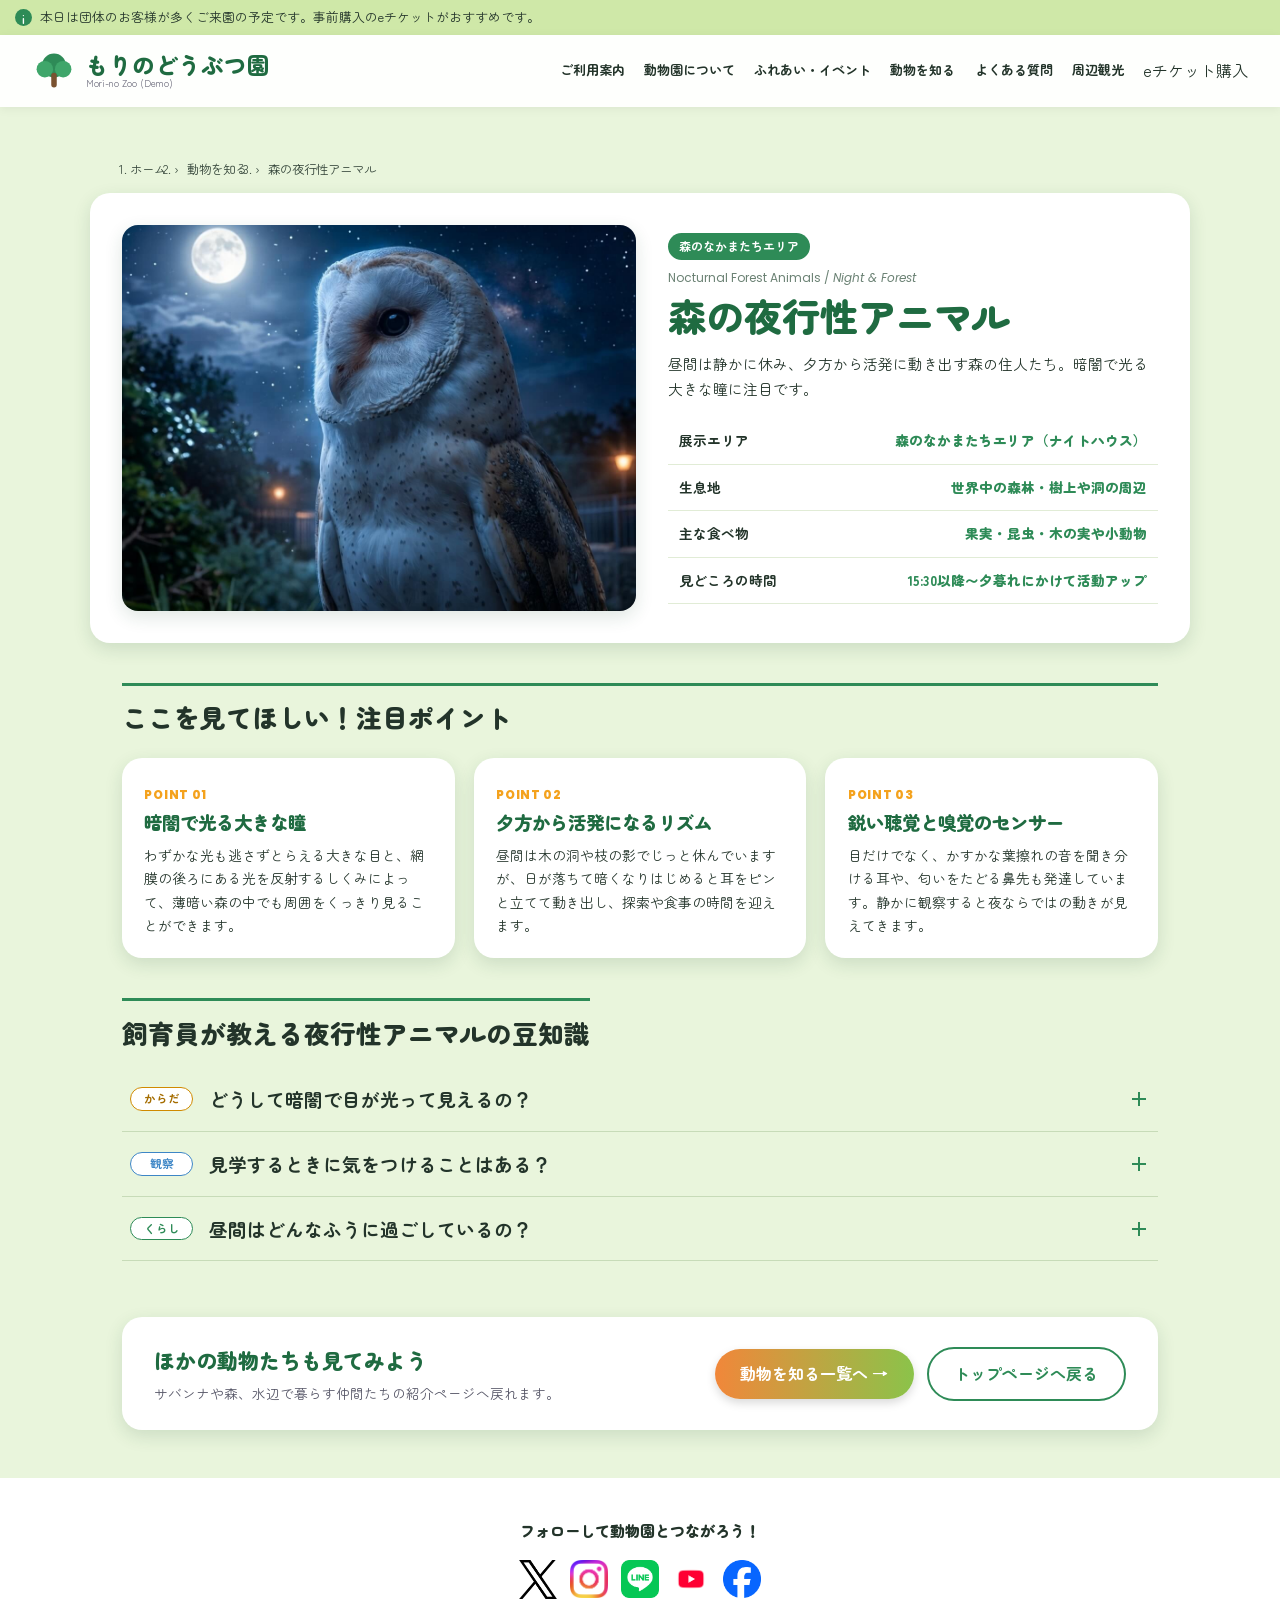
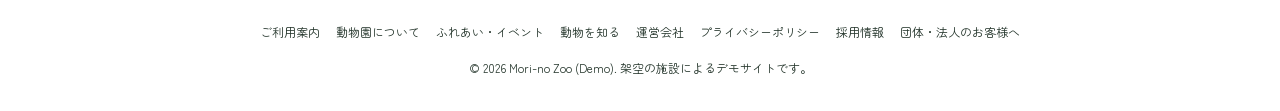
<file: nocturnal.html>
<!doctype html>
<html lang="ja">
<head>
<meta charset="utf-8">
<meta name="viewport" content="width=device-width, initial-scale=1">
<title>森の夜行性アニマル｜動物を知る｜もりのどうぶつ園（デモサイト）</title>
<meta name="description" content="もりのどうぶつ園で暮らす森の夜行性アニマルの詳細ページです。暗闇で光る大きな瞳や夜の活動の様子、豆知識をご覧いただけます。">
<link rel="preconnect" href="https://fonts.googleapis.com">
<link rel="preconnect" href="https://fonts.gstatic.com" crossorigin>
<link href="https://fonts.googleapis.com/css2?family=Zen+Maru+Gothic:wght@500;700;900&family=Poppins:wght@700;800&display=swap" rel="stylesheet">
<link rel="stylesheet" href="style.css">
</head>
<body>

<!-- お知らせバー -->
<div class="notice" role="note">
  <span class="notice__icon" aria-hidden="true">i</span>
  <p>本日は団体のお客様が多くご来園の予定です。事前購入のeチケットがおすすめです。</p>
</div>

<!-- ヘッダー -->
<header class="header" id="top">
  <a class="logo" href="index.html" aria-label="もりのどうぶつ園 トップへ">
    <svg class="logo__mark" viewBox="0 0 48 48" aria-hidden="true"><circle cx="24" cy="18" r="13" fill="#2e8b57"/><circle cx="14" cy="22" r="9" fill="#3fa66a"/><circle cx="34" cy="22" r="9" fill="#3fa66a"/><rect x="21" y="26" width="6" height="16" rx="3" fill="#7a5230"/></svg>
    <span class="logo__text"><strong>もりのどうぶつ園</strong><small>Mori-no Zoo (Demo)</small></span>
  </a>

  <button class="burger" id="burger" aria-expanded="false" aria-controls="gnav" aria-label="メニューを開く">
    <span></span><span></span><span></span>
  </button>

  <nav class="gnav" id="gnav" aria-label="メインメニュー">
    <ul>
      <li><a href="index.html#guide">ご利用案内</a></li>
      <li><a href="index.html#about">動物園について</a></li>
      <li><a href="index.html#events">ふれあい・イベント</a></li>
      <li><a href="animals.html" aria-current="page">動物を知る</a></li>
      <li><a href="index.html#faq">よくある質問</a></li>
      <li><a href="index.html#around">周辺観光</a></li>
    </ul>
    <a href="ticket.html">eチケット購入</a>
  </nav>
</header>
<div class="backdrop" id="navBackdrop" hidden></div>

<main>
  <!-- ヒーロー -->
  <section class="detail-hero" aria-labelledby="nocturnalTitle">
    <div class="detail-hero__inner">
      <nav class="breadcrumb" aria-label="パンくずリスト">
        <ol>
          <li><a href="index.html">ホーム</a></li>
          <li><a href="animals.html">動物を知る</a></li>
          <li aria-current="page">森の夜行性アニマル</li>
        </ol>
      </nav>

      <div class="detail-hero__grid">
        <div class="detail-hero__media">
          <img src="images/night.jpg" alt="森の夜行性アニマル">
        </div>

        <div class="detail-hero__info">
          <span class="detail-badge" style="background:var(--green)">森のなかまたちエリア</span>
          <p class="detail-en">Nocturnal Forest Animals / <em>Night &amp; Forest</em></p>
          <h1 class="detail-title" id="nocturnalTitle" data-split data-split-now>森の夜行性アニマル</h1>
          <p class="detail-lead">昼間は静かに休み、夕方から活発に動き出す森の住人たち。暗闇で光る大きな瞳に注目です。</p>

          <table class="price detail-spec">
            <tr><th>展示エリア</th><td>森のなかまたちエリア（ナイトハウス）</td></tr>
            <tr><th>生息地</th><td>世界中の森林・樹上や洞の周辺</td></tr>
            <tr><th>主な食べ物</th><td>果実・昆虫・木の実や小動物</td></tr>
            <tr><th>見どころの時間</th><td>15:30以降〜夕暮れにかけて活動アップ</td></tr>
          </table>
        </div>
      </div>
    </div>
  </section>

  <!-- 注目ポイント・特徴 -->
  <section class="detail-sec" aria-labelledby="featuresTitle">
    <h2 class="detail-sec__title" id="featuresTitle" data-split>ここを見てほしい！注目ポイント</h2>

    <div class="feature-grid">
      <article class="fcard">
        <span class="fcard__num">POINT 01</span>
        <h3>暗闇で光る大きな瞳</h3>
        <p>わずかな光も逃さずとらえる大きな目と、網膜の後ろにある光を反射するしくみによって、薄暗い森の中でも周囲をくっきり見ることができます。</p>
      </article>

      <article class="fcard">
        <span class="fcard__num">POINT 02</span>
        <h3>夕方から活発になるリズム</h3>
        <p>昼間は木の洞や枝の影でじっと休んでいますが、日が落ちて暗くなりはじめると耳をピンと立てて動き出し、探索や食事の時間を迎えます。</p>
      </article>

      <article class="fcard">
        <span class="fcard__num">POINT 03</span>
        <h3>鋭い聴覚と嗅覚のセンサー</h3>
        <p>目だけでなく、かすかな葉擦れの音を聞き分ける耳や、匂いをたどる鼻先も発達しています。静かに観察すると夜ならではの動きが見えてきます。</p>
      </article>
    </div>
  </section>

  <!-- 飼育員からの豆知識（アコーディオン） -->
  <section class="news" aria-labelledby="triviaTitle">
    <h2 class="news__title" id="triviaTitle" data-split>飼育員が教える夜行性アニマルの豆知識</h2>
    <div class="acc" data-accordion>
      <div class="acc__item">
        <h3><button class="acc__btn" aria-expanded="false">
          <span class="tag tag--animal">からだ</span><span class="acc__text">どうして暗闇で目が光って見えるの？</span><i class="acc__icon" aria-hidden="true"></i>
        </button></h3>
        <div class="acc__panel"><div><p>目の奥にある「タペタム（輝板）」という反射層が光をはね返すためです。光を2度通すことで、暗い場所でも明るさを感じやすくなります。</p></div></div>
      </div>
      <div class="acc__item">
        <h3><button class="acc__btn" aria-expanded="false">
          <span class="tag tag--event">観察</span><span class="acc__text">見学するときに気をつけることはある？</span><i class="acc__icon" aria-hidden="true"></i>
        </button></h3>
        <div class="acc__panel"><div><p>強い光やカメラのフラッシュは目の負担になるため控え、小声で静かに観察してください。目が暗さに慣れてくると、輪郭や瞳が少しずつ見えてきます。</p></div></div>
      </div>
      <div class="acc__item">
        <h3><button class="acc__btn" aria-expanded="false">
          <span class="tag">くらし</span><span class="acc__text">昼間はどんなふうに過ごしているの？</span><i class="acc__icon" aria-hidden="true"></i>
        </button></h3>
        <div class="acc__panel"><div><p>外敵に見つかりにくいよう、丸くなったり隠れ家に入ったりしてエネルギーを温存しています。休んでいる姿もそっと見守ってあげてください。</p></div></div>
      </div>
    </div>
  </section>

  <!-- 他のなかま・戻る導線 -->
  <section class="sub-cta">
    <div class="sub-cta__box">
      <div>
        <h2>ほかの動物たちも見てみよう</h2>
        <p>サバンナや森、水辺で暮らす仲間たちの紹介ページへ戻れます。</p>
      </div>
      <div class="sub-cta__btns">
        <a class="btn btn--grad" href="animals.html">動物を知る一覧へ →</a>
        <a class="btn btn--outline" href="index.html">トップページへ戻る</a>
      </div>
    </div>
  </section>
</main>

<footer class="footer">
  <p class="footer__follow">フォローして動物園とつながろう！</p>
  <ul class="sns" aria-label="SNS">
    <li><a href="#" aria-label="X"><img src="images/x.png" alt=""></a></li>
    <li><a href="#" aria-label="Instagram"><img src="images/Instagram.png" alt=""></a></li>
    <li><a href="#" aria-label="LINE"><img src="images/LINE.png" alt=""></a></li>
    <li><a href="#" aria-label="YouTube"><img src="images/youtube.png" alt=""></a></li>
    <li><a href="#" aria-label="Facebook"><img src="images/Facebook.png" alt=""></a></li>
  </ul>
  <ul class="footer__links">
    <li><a href="index.html#guide">ご利用案内</a></li><li><a href="index.html#about">動物園について</a></li><li><a href="index.html#events">ふれあい・イベント</a></li>
    <li><a href="animals.html">動物を知る</a></li><li><a href="#">運営会社</a></li><li><a href="#">プライバシーポリシー</a></li>
    <li><a href="#">採用情報</a></li><li><a href="#">団体・法人のお客様へ</a></li>
  </ul>
  <p class="footer__copy">© 2026 Mori-no Zoo (Demo). 架空の施設によるデモサイトです。</p>
</footer>

<script src="script.js"></script>
</body>
</html>
</file>
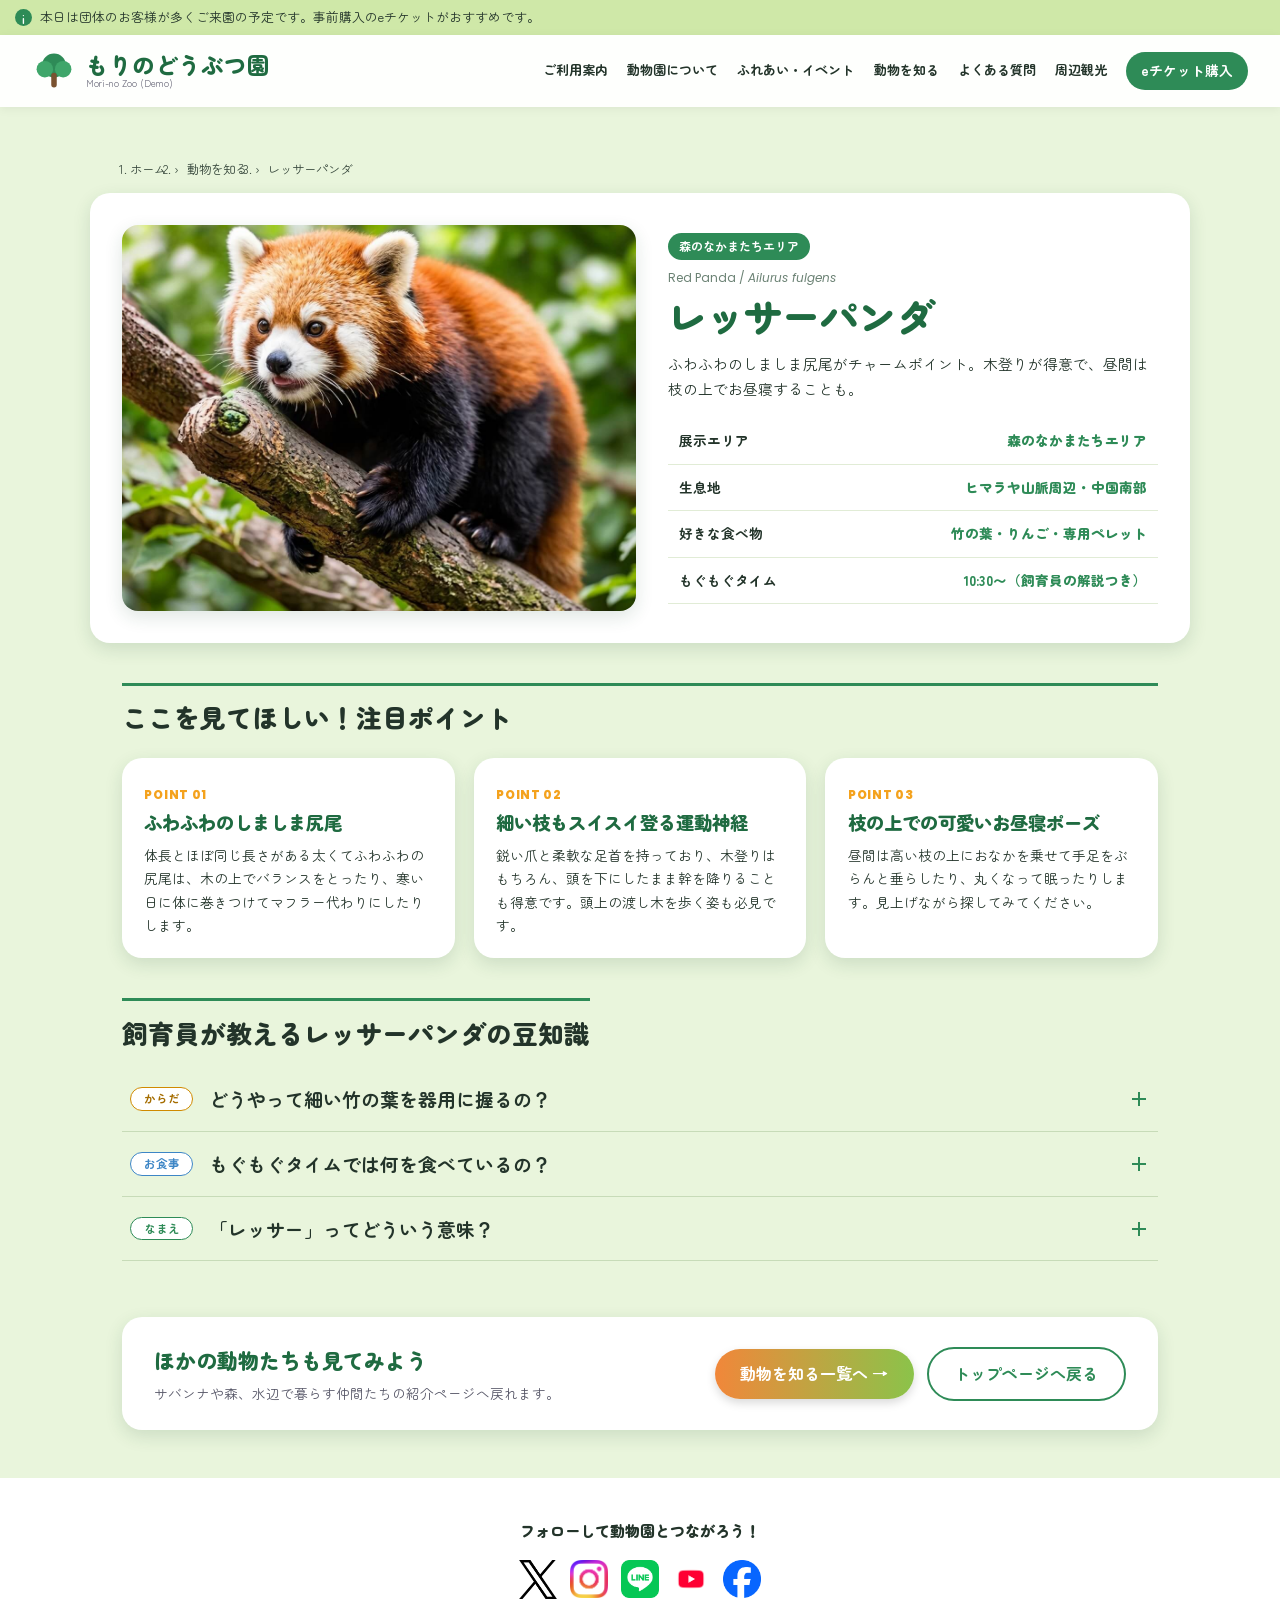
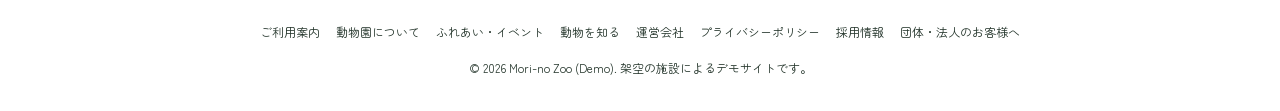
<file: panda.html>
<!doctype html>
<html lang="ja">
<head>
<meta charset="utf-8">
<meta name="viewport" content="width=device-width, initial-scale=1">
<title>レッサーパンダ｜動物を知る｜もりのどうぶつ園（デモサイト）</title>
<meta name="description" content="もりのどうぶつ園で暮らすレッサーパンダの詳細ページです。ふわふわのしましま尻尾や木登りの様子、もぐもぐタイムの情報をご覧いただけます。">
<link rel="preconnect" href="https://fonts.googleapis.com">
<link rel="preconnect" href="https://fonts.gstatic.com" crossorigin>
<link href="https://fonts.googleapis.com/css2?family=Zen+Maru+Gothic:wght@500;700;900&family=Poppins:wght@700;800&display=swap" rel="stylesheet">
<link rel="stylesheet" href="style.css">
</head>
<body>

<!-- お知らせバー -->
<div class="notice" role="note">
  <span class="notice__icon" aria-hidden="true">i</span>
  <p>本日は団体のお客様が多くご来園の予定です。事前購入のeチケットがおすすめです。</p>
</div>

<!-- ヘッダー -->
<header class="header" id="top">
  <a class="logo" href="index.html" aria-label="もりのどうぶつ園 トップへ">
    <svg class="logo__mark" viewBox="0 0 48 48" aria-hidden="true"><circle cx="24" cy="18" r="13" fill="#2e8b57"/><circle cx="14" cy="22" r="9" fill="#3fa66a"/><circle cx="34" cy="22" r="9" fill="#3fa66a"/><rect x="21" y="26" width="6" height="16" rx="3" fill="#7a5230"/></svg>
    <span class="logo__text"><strong>もりのどうぶつ園</strong><small>Mori-no Zoo (Demo)</small></span>
  </a>

  <button class="burger" id="burger" aria-expanded="false" aria-controls="gnav" aria-label="メニューを開く">
    <span></span><span></span><span></span>
  </button>

  <nav class="gnav" id="gnav" aria-label="メインメニュー">
    <ul>
      <li><a href="index.html#guide">ご利用案内</a></li>
      <li><a href="index.html#about">動物園について</a></li>
      <li><a href="index.html#events">ふれあい・イベント</a></li>
      <li><a href="animals.html" aria-current="page">動物を知る</a></li>
      <li><a href="index.html#faq">よくある質問</a></li>
      <li><a href="index.html#around">周辺観光</a></li>
    </ul>
    <a class="gnav__cta" href="ticket.html">eチケット購入</a>
  </nav>
</header>
<div class="backdrop" id="navBackdrop" hidden></div>

<main>
  <!-- ヒーロー -->
  <section class="detail-hero" aria-labelledby="pandaTitle">
    <div class="detail-hero__inner">
      <nav class="breadcrumb" aria-label="パンくずリスト">
        <ol>
          <li><a href="index.html">ホーム</a></li>
          <li><a href="animals.html">動物を知る</a></li>
          <li aria-current="page">レッサーパンダ</li>
        </ol>
      </nav>

      <div class="detail-hero__grid">
        <div class="detail-hero__media">
          <img src="images/panda.jpg" alt="レッサーパンダ">
        </div>

        <div class="detail-hero__info">
          <span class="detail-badge" style="background:var(--green)">森のなかまたちエリア</span>
          <p class="detail-en">Red Panda / <em>Ailurus fulgens</em></p>
          <h1 class="detail-title" id="pandaTitle" data-split data-split-now>レッサーパンダ</h1>
          <p class="detail-lead">ふわふわのしましま尻尾がチャームポイント。木登りが得意で、昼間は枝の上でお昼寝することも。</p>

          <table class="price detail-spec">
            <tr><th>展示エリア</th><td>森のなかまたちエリア</td></tr>
            <tr><th>生息地</th><td>ヒマラヤ山脈周辺・中国南部</td></tr>
            <tr><th>好きな食べ物</th><td>竹の葉・りんご・専用ペレット</td></tr>
            <tr><th>もぐもぐタイム</th><td>10:30〜（飼育員の解説つき）</td></tr>
          </table>
        </div>
      </div>
    </div>
  </section>

  <!-- 注目ポイント・特徴 -->
  <section class="detail-sec" aria-labelledby="featuresTitle">
    <h2 class="detail-sec__title" id="featuresTitle" data-split>ここを見てほしい！注目ポイント</h2>

    <div class="feature-grid">
      <article class="fcard">
        <span class="fcard__num">POINT 01</span>
        <h3>ふわふわのしましま尻尾</h3>
        <p>体長とほぼ同じ長さがある太くてふわふわの尻尾は、木の上でバランスをとったり、寒い日に体に巻きつけてマフラー代わりにしたりします。</p>
      </article>

      <article class="fcard">
        <span class="fcard__num">POINT 02</span>
        <h3>細い枝もスイスイ登る運動神経</h3>
        <p>鋭い爪と柔軟な足首を持っており、木登りはもちろん、頭を下にしたまま幹を降りることも得意です。頭上の渡し木を歩く姿も必見です。</p>
      </article>

      <article class="fcard">
        <span class="fcard__num">POINT 03</span>
        <h3>枝の上での可愛いお昼寝ポーズ</h3>
        <p>昼間は高い枝の上におなかを乗せて手足をぶらんと垂らしたり、丸くなって眠ったりします。見上げながら探してみてください。</p>
      </article>
    </div>
  </section>

  <!-- 飼育員からの豆知識（アコーディオン） -->
  <section class="news" aria-labelledby="triviaTitle">
    <h2 class="news__title" id="triviaTitle" data-split>飼育員が教えるレッサーパンダの豆知識</h2>
    <div class="acc" data-accordion>
      <div class="acc__item">
        <h3><button class="acc__btn" aria-expanded="false">
          <span class="tag tag--animal">からだ</span><span class="acc__text">どうやって細い竹の葉を器用に握るの？</span><i class="acc__icon" aria-hidden="true"></i>
        </button></h3>
        <div class="acc__panel"><div><p>前足の手首の骨が発達した「第6の指（種子骨）」と呼ばれる突起があり、人間の親指のように使って竹をぎゅっとつかむことができます。</p></div></div>
      </div>
      <div class="acc__item">
        <h3><button class="acc__btn" aria-expanded="false">
          <span class="tag tag--event">お食事</span><span class="acc__text">もぐもぐタイムでは何を食べているの？</span><i class="acc__icon" aria-hidden="true"></i>
        </button></h3>
        <div class="acc__panel"><div><p>主食の竹の葉に加えて、大好物のりんごや専用ペレットをおやつとしてあげています。両手で持って美味しそうに食べる姿が間近で見られます。</p></div></div>
      </div>
      <div class="acc__item">
        <h3><button class="acc__btn" aria-expanded="false">
          <span class="tag">なまえ</span><span class="acc__text">「レッサー」ってどういう意味？</span><i class="acc__icon" aria-hidden="true"></i>
        </button></h3>
        <div class="acc__panel"><div><p>もともと「パンダ」と呼ばれていましたが、後にジャイアントパンダが発見されたため、区別するために「より小さい（lesser）」パンダと呼ばれるようになりました。</p></div></div>
      </div>
    </div>
  </section>

  <!-- 他のなかま・戻る導線 -->
  <section class="sub-cta">
    <div class="sub-cta__box">
      <div>
        <h2>ほかの動物たちも見てみよう</h2>
        <p>サバンナや森、水辺で暮らす仲間たちの紹介ページへ戻れます。</p>
      </div>
      <div class="sub-cta__btns">
        <a class="btn btn--grad" href="animals.html">動物を知る一覧へ →</a>
        <a class="btn btn--outline" href="index.html">トップページへ戻る</a>
      </div>
    </div>
  </section>
</main>

<footer class="footer">
  <p class="footer__follow">フォローして動物園とつながろう！</p>
  <ul class="sns" aria-label="SNS">
    <li><a href="#" aria-label="X"><img src="images/x.png" alt=""></a></li>
    <li><a href="#" aria-label="Instagram"><img src="images/Instagram.png" alt=""></a></li>
    <li><a href="#" aria-label="LINE"><img src="images/LINE.png" alt=""></a></li>
    <li><a href="#" aria-label="YouTube"><img src="images/youtube.png" alt=""></a></li>
    <li><a href="#" aria-label="Facebook"><img src="images/Facebook.png" alt=""></a></li>
  </ul>
  <ul class="footer__links">
    <li><a href="index.html#guide">ご利用案内</a></li><li><a href="index.html#about">動物園について</a></li><li><a href="index.html#events">ふれあい・イベント</a></li>
    <li><a href="animals.html">動物を知る</a></li><li><a href="#">運営会社</a></li><li><a href="#">プライバシーポリシー</a></li>
    <li><a href="#">採用情報</a></li><li><a href="#">団体・法人のお客様へ</a></li>
  </ul>
  <p class="footer__copy">© 2026 Mori-no Zoo (Demo). 架空の施設によるデモサイトです。</p>
</footer>

<script src="script.js"></script>
</body>
</html>
</file>
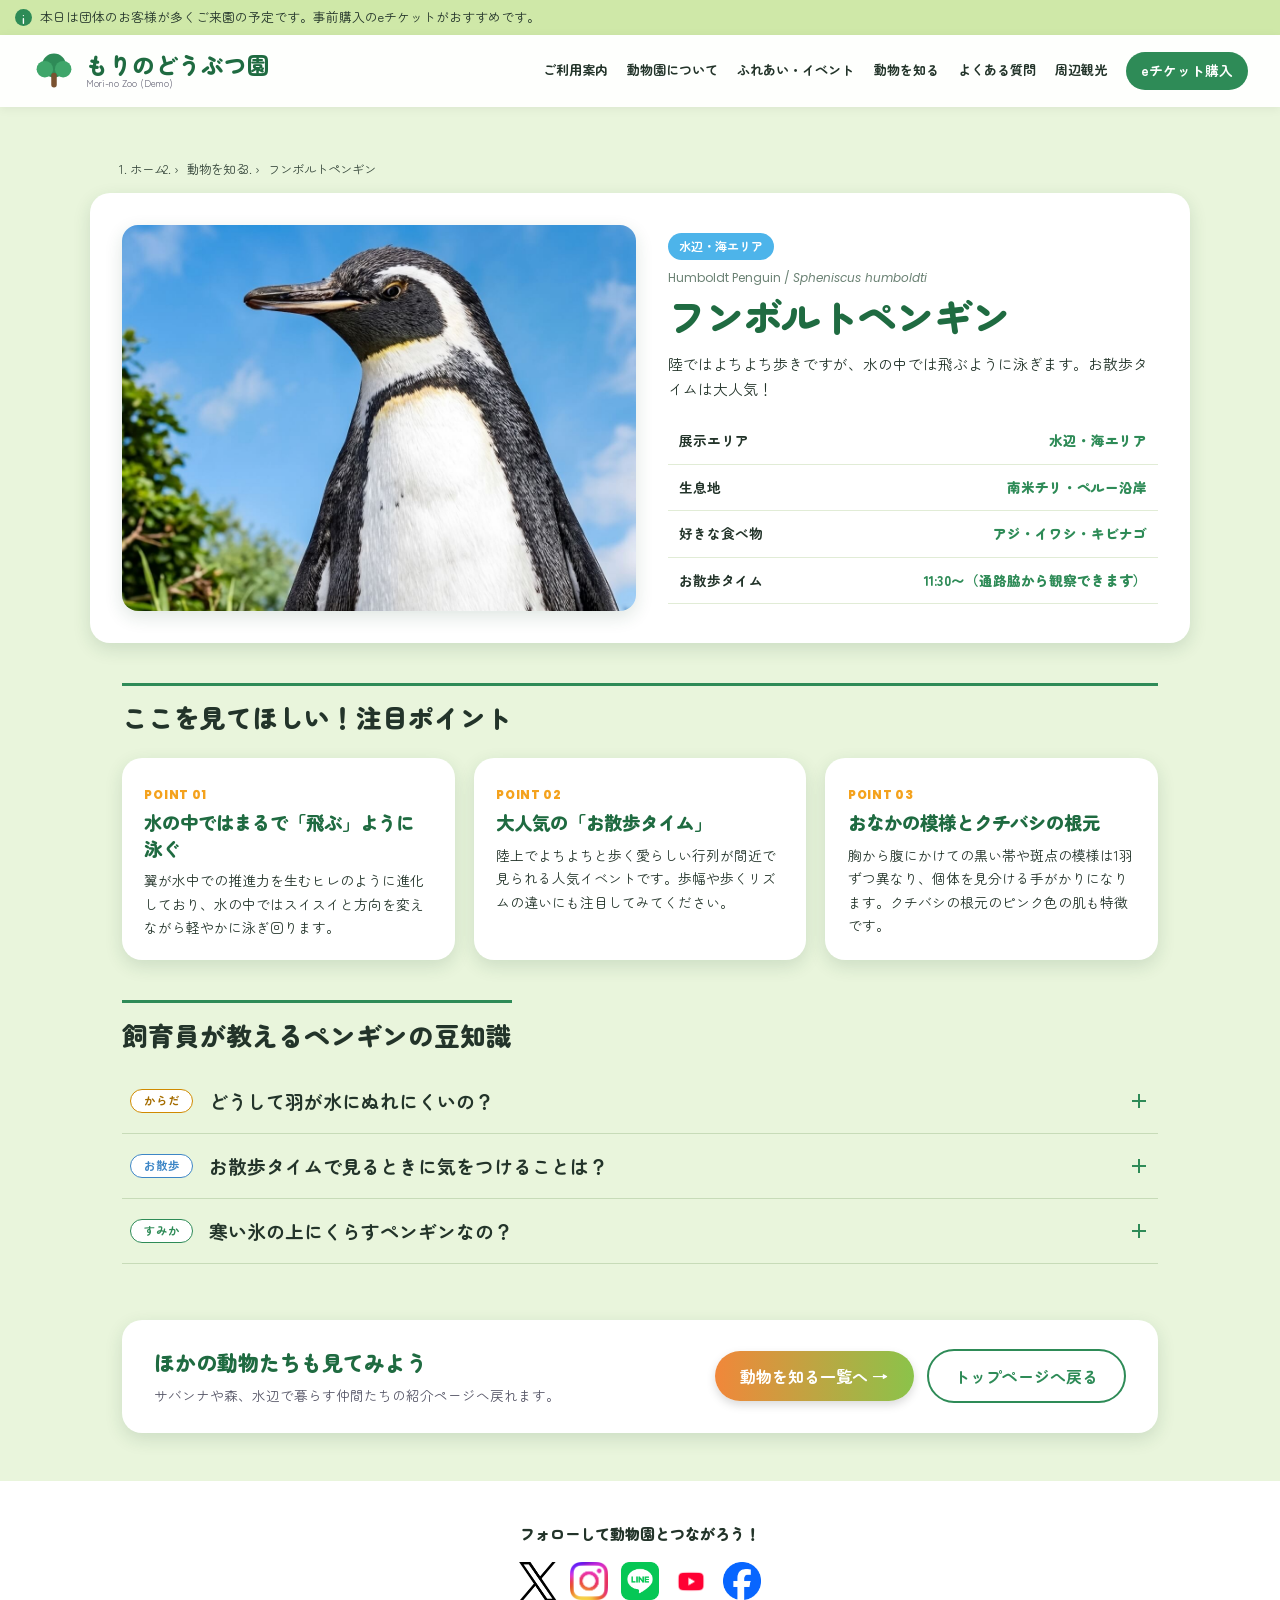
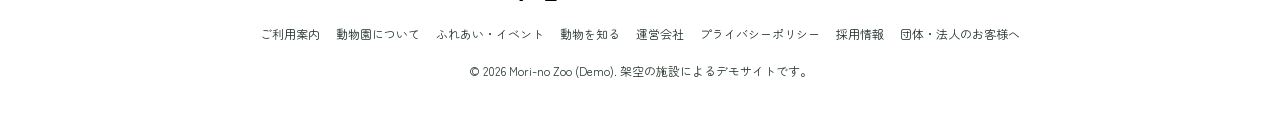
<file: penguin.html>
<!doctype html>
<html lang="ja">
<head>
<meta charset="utf-8">
<meta name="viewport" content="width=device-width, initial-scale=1">
<title>フンボルトペンギン｜動物を知る｜もりのどうぶつ園（デモサイト）</title>
<meta name="description" content="もりのどうぶつ園で暮らすフンボルトペンギンの詳細ページです。水中での泳ぎやお散歩タイム、豆知識をご覧いただけます。">
<link rel="preconnect" href="https://fonts.googleapis.com">
<link rel="preconnect" href="https://fonts.gstatic.com" crossorigin>
<link href="https://fonts.googleapis.com/css2?family=Zen+Maru+Gothic:wght@500;700;900&family=Poppins:wght@700;800&display=swap" rel="stylesheet">
<link rel="stylesheet" href="style.css">
</head>
<body>

<!-- お知らせバー -->
<div class="notice" role="note">
  <span class="notice__icon" aria-hidden="true">i</span>
  <p>本日は団体のお客様が多くご来園の予定です。事前購入のeチケットがおすすめです。</p>
</div>

<!-- ヘッダー -->
<header class="header" id="top">
  <a class="logo" href="index.html" aria-label="もりのどうぶつ園 トップへ">
    <svg class="logo__mark" viewBox="0 0 48 48" aria-hidden="true"><circle cx="24" cy="18" r="13" fill="#2e8b57"/><circle cx="14" cy="22" r="9" fill="#3fa66a"/><circle cx="34" cy="22" r="9" fill="#3fa66a"/><rect x="21" y="26" width="6" height="16" rx="3" fill="#7a5230"/></svg>
    <span class="logo__text"><strong>もりのどうぶつ園</strong><small>Mori-no Zoo (Demo)</small></span>
  </a>

  <button class="burger" id="burger" aria-expanded="false" aria-controls="gnav" aria-label="メニューを開く">
    <span></span><span></span><span></span>
  </button>

  <nav class="gnav" id="gnav" aria-label="メインメニュー">
    <ul>
      <li><a href="index.html#guide">ご利用案内</a></li>
      <li><a href="index.html#about">動物園について</a></li>
      <li><a href="index.html#events">ふれあい・イベント</a></li>
      <li><a href="animals.html" aria-current="page">動物を知る</a></li>
      <li><a href="index.html#faq">よくある質問</a></li>
      <li><a href="index.html#around">周辺観光</a></li>
    </ul>
    <a class="gnav__cta" href="ticket.html">eチケット購入</a>
  </nav>
</header>
<div class="backdrop" id="navBackdrop" hidden></div>

<main>
  <!-- ヒーロー -->
  <section class="detail-hero" aria-labelledby="penguinTitle">
    <div class="detail-hero__inner">
      <nav class="breadcrumb" aria-label="パンくずリスト">
        <ol>
          <li><a href="index.html">ホーム</a></li>
          <li><a href="animals.html">動物を知る</a></li>
          <li aria-current="page">フンボルトペンギン</li>
        </ol>
      </nav>

      <div class="detail-hero__grid">
        <div class="detail-hero__media">
          <img src="images/penguin.jpg" alt="フンボルトペンギン">
        </div>

        <div class="detail-hero__info">
          <span class="detail-badge" style="background:var(--blue)">水辺・海エリア</span>
          <p class="detail-en">Humboldt Penguin / <em>Spheniscus humboldti</em></p>
          <h1 class="detail-title" id="penguinTitle" data-split data-split-now>フンボルトペンギン</h1>
          <p class="detail-lead">陸ではよちよち歩きですが、水の中では飛ぶように泳ぎます。お散歩タイムは大人気！</p>

          <table class="price detail-spec">
            <tr><th>展示エリア</th><td>水辺・海エリア</td></tr>
            <tr><th>生息地</th><td>南米チリ・ペルー沿岸</td></tr>
            <tr><th>好きな食べ物</th><td>アジ・イワシ・キビナゴ</td></tr>
            <tr><th>お散歩タイム</th><td>11:30〜（通路脇から観察できます）</td></tr>
          </table>
        </div>
      </div>
    </div>
  </section>

  <!-- 注目ポイント・特徴 -->
  <section class="detail-sec" aria-labelledby="featuresTitle">
    <h2 class="detail-sec__title" id="featuresTitle" data-split>ここを見てほしい！注目ポイント</h2>

    <div class="feature-grid">
      <article class="fcard">
        <span class="fcard__num">POINT 01</span>
        <h3>水の中ではまるで「飛ぶ」ように泳ぐ</h3>
        <p>翼が水中での推進力を生むヒレのように進化しており、水の中ではスイスイと方向を変えながら軽やかに泳ぎ回ります。</p>
      </article>

      <article class="fcard">
        <span class="fcard__num">POINT 02</span>
        <h3>大人気の「お散歩タイム」</h3>
        <p>陸上でよちよちと歩く愛らしい行列が間近で見られる人気イベントです。歩幅や歩くリズムの違いにも注目してみてください。</p>
      </article>

      <article class="fcard">
        <span class="fcard__num">POINT 03</span>
        <h3>おなかの模様とクチバシの根元</h3>
        <p>胸から腹にかけての黒い帯や斑点の模様は1羽ずつ異なり、個体を見分ける手がかりになります。クチバシの根元のピンク色の肌も特徴です。</p>
      </article>
    </div>
  </section>

  <!-- 飼育員からの豆知識（アコーディオン） -->
  <section class="news" aria-labelledby="triviaTitle">
    <h2 class="news__title" id="triviaTitle" data-split>飼育員が教えるペンギンの豆知識</h2>
    <div class="acc" data-accordion>
      <div class="acc__item">
        <h3><button class="acc__btn" aria-expanded="false">
          <span class="tag tag--animal">からだ</span><span class="acc__text">どうして羽が水にぬれにくいの？</span><i class="acc__icon" aria-hidden="true"></i>
        </button></h3>
        <div class="acc__panel"><div><p>尾の付け根にある脂腺（びせん）から出る油をクチバシで羽全体にぬり広げることで、水をはじき、体温が奪われるのを防いでいます。</p></div></div>
      </div>
      <div class="acc__item">
        <h3><button class="acc__btn" aria-expanded="false">
          <span class="tag tag--event">お散歩</span><span class="acc__text">お散歩タイムで見るときに気をつけることは？</span><i class="acc__icon" aria-hidden="true"></i>
        </button></h3>
        <div class="acc__panel"><div><p>歩くコースをふさがないよう通路の脇でお待ちください。急に手を伸ばしたり大きな音を出したりしないようご協力をお願いします。</p></div></div>
      </div>
      <div class="acc__item">
        <h3><button class="acc__btn" aria-expanded="false">
          <span class="tag">すみか</span><span class="acc__text">寒い氷の上にくらすペンギンなの？</span><i class="acc__icon" aria-hidden="true"></i>
        </button></h3>
        <div class="acc__panel"><div><p>フンボルトペンギンは南米の温暖な沿岸地域にもすむ種類で、岩場や海岸の穴などに巣を作ってくらしています。</p></div></div>
      </div>
    </div>
  </section>

  <!-- 他のなかま・戻る導線 -->
  <section class="sub-cta">
    <div class="sub-cta__box">
      <div>
        <h2>ほかの動物たちも見てみよう</h2>
        <p>サバンナや森、水辺で暮らす仲間たちの紹介ページへ戻れます。</p>
      </div>
      <div class="sub-cta__btns">
        <a class="btn btn--grad" href="animals.html">動物を知る一覧へ →</a>
        <a class="btn btn--outline" href="index.html">トップページへ戻る</a>
      </div>
    </div>
  </section>
</main>

<footer class="footer">
  <p class="footer__follow">フォローして動物園とつながろう！</p>
  <ul class="sns" aria-label="SNS">
    <li><a href="#" aria-label="X"><img src="images/x.png" alt=""></a></li>
    <li><a href="#" aria-label="Instagram"><img src="images/Instagram.png" alt=""></a></li>
    <li><a href="#" aria-label="LINE"><img src="images/LINE.png" alt=""></a></li>
    <li><a href="#" aria-label="YouTube"><img src="images/youtube.png" alt=""></a></li>
    <li><a href="#" aria-label="Facebook"><img src="images/Facebook.png" alt=""></a></li>
  </ul>
  <ul class="footer__links">
    <li><a href="index.html#guide">ご利用案内</a></li><li><a href="index.html#about">動物園について</a></li><li><a href="index.html#events">ふれあい・イベント</a></li>
    <li><a href="animals.html">動物を知る</a></li><li><a href="#">運営会社</a></li><li><a href="#">プライバシーポリシー</a></li>
    <li><a href="#">採用情報</a></li><li><a href="#">団体・法人のお客様へ</a></li>
  </ul>
  <p class="footer__copy">© 2026 Mori-no Zoo (Demo). 架空の施設によるデモサイトです。</p>
</footer>

<script src="script.js"></script>
</body>
</html>
</file>
<file: style.css>
/* ===== Tokens ===== */
:root{
  --green:#2e8b57; --green-d:#1f6b41; --green-l:#e9f5dc; --lime:#cfe8a8;
  --orange:#f4a21d; --coral:#e57f6a; --blue:#4db4ea; --ink:#23342a; --white:#fff;
  --radius:20px; --shadow:0 6px 18px rgba(30,80,50,.14);
  --font:"Zen Maru Gothic","Hiragino Maru Gothic ProN","Yu Gothic",sans-serif;
  --header-h:72px;
}
*,*::before,*::after{box-sizing:border-box}
html{scroll-behavior:smooth;scroll-padding-top:calc(var(--header-h) + 12px)}
body{margin:0;font-family:var(--font);color:var(--ink);background:var(--green-l);line-height:1.7;-webkit-text-size-adjust:100%}
img{max-width:100%;display:block;object-fit:cover;}
ul{list-style:none;margin:0;padding:0}
a{color:inherit;text-decoration:none}
button{font:inherit;color:inherit;cursor:pointer;border:0;background:none}
h1,h2,h3,p{margin:0}
:focus-visible{outline:3px solid var(--orange);outline-offset:2px}
body.is-locked{overflow:hidden}

/* ===== Notice ===== */
.notice{display:flex;gap:.6em;align-items:center;background:var(--lime);padding:.5em 1.2em;font-size:.8rem}
.notice__icon{flex:none;width:1.4em;height:1.4em;border-radius:50%;background:var(--green);color:#fff;display:grid;place-items:center;font-weight:700;font-size:.75rem}

/* ===== Header ===== */
.header{position:sticky;top:0;z-index:50;height:var(--header-h);display:flex;align-items:center;justify-content:space-between;gap:1rem;padding:0 clamp(1rem,3vw,2rem);box-shadow:0 2px 10px rgba(0,0,0,.06)}
/* 背景のぼかしは疑似要素へ（header自体に backdrop-filter を付けると、中の position:fixed のメニューの基準がheaderになってしまうため） */
.header::before{content:"";position:absolute;inset:0;z-index:-1;background:rgba(255,255,255,.94);backdrop-filter:blur(8px);-webkit-backdrop-filter:blur(8px)}
.logo{display:flex;align-items:center;gap:.6rem}
.logo__mark{width:44px;height:44px}
.logo__text{display:flex;flex-direction:column;line-height:1.2}
.logo__text strong{font-size:1.4rem;font-weight:900;color:var(--green-d);letter-spacing:.05em}
.logo__text small{font-size:.6rem;color:#667}
.gnav{display:flex;align-items:center;gap:1.2rem}
.gnav ul{display:flex;gap:1.2rem;font-size:.82rem;font-weight:700}
.gnav a:not(.gnav__cta){position:relative;padding:.3em 0}
.gnav a:not(.gnav__cta)::after{content:"";position:absolute;left:0;bottom:0;height:2px;width:100%;background:var(--green);transform:scaleX(0);transform-origin:left;transition:transform .3s}
.gnav a:not(.gnav__cta):hover::after{transform:scaleX(1)}
.gnav__cta{background:var(--green);color:#fff;font-weight:700;font-size:.85rem;padding:.55em 1.1em;border-radius:99px;transition:background .2s}
.gnav__cta:hover{background:var(--green-d)}

/* Hamburger */
.burger{display:none;width:48px;height:48px;border-radius:50%;background:var(--green);position:relative;z-index:70}
.burger span{position:absolute;left:14px;width:20px;height:2px;background:#fff;border-radius:2px;transition:transform .35s,opacity .2s,top .35s}
.burger span:nth-child(1){top:16px}.burger span:nth-child(2){top:23px}.burger span:nth-child(3){top:30px}
.burger[aria-expanded="true"] span:nth-child(1){top:23px;transform:rotate(45deg)}
.burger[aria-expanded="true"] span:nth-child(2){opacity:0}
.burger[aria-expanded="true"] span:nth-child(3){top:23px;transform:rotate(-45deg)}
.backdrop{position:fixed;inset:0;background:rgba(10,30,20,.45);z-index:45;opacity:0;transition:opacity .3s}
.backdrop.is-show{opacity:1}

@media (max-width:960px){
  .burger{display:block}
  .gnav{position:fixed;top:0;right:0;height:100dvh;width:min(80vw,320px);flex-direction:column;align-items:stretch;justify-content:flex-start;gap:1.5rem;padding:calc(var(--header-h) + 1rem) 1.5rem 2rem;background:#fff;z-index:60;transform:translateX(100%);visibility:hidden;transition:transform .4s cubic-bezier(.2,.8,.2,1),visibility 0s .4s;box-shadow:-10px 0 30px rgba(0,0,0,.15)}
  .gnav.is-open{transform:none;visibility:visible;transition:transform .4s cubic-bezier(.2,.8,.2,1)}
  .gnav ul{flex-direction:column;gap:0;font-size:1rem}
  .gnav li{border-bottom:1px dashed #cfe0c3;opacity:0;transform:translateX(20px);transition:opacity .4s,transform .4s}
  .gnav.is-open li{opacity:1;transform:none}
  .gnav.is-open li:nth-child(1){transition-delay:.10s}.gnav.is-open li:nth-child(2){transition-delay:.16s}
  .gnav.is-open li:nth-child(3){transition-delay:.22s}.gnav.is-open li:nth-child(4){transition-delay:.28s}
  .gnav.is-open li:nth-child(5){transition-delay:.34s}.gnav.is-open li:nth-child(6){transition-delay:.40s}
  .gnav li a{display:block;padding:.9em .2em}
  .gnav__cta{text-align:center;padding:.9em}
}

/* ===== Motion typography ===== */
[data-split] .ch{display:inline-block;opacity:0;transform:translateY(.8em) rotate(6deg);filter:blur(4px);transition:opacity .6s ease,transform .7s cubic-bezier(.2,1.2,.3,1),filter .6s;transition-delay:calc(var(--i) * 45ms)}
[data-split].is-in .ch{opacity:1;transform:none;filter:none}
.hero__catch .line{display:block}

/* ===== Hero ===== */
.hero{position:relative;min-height:min(78vh,720px);padding:clamp(1rem,3vw,2rem);display:flex;flex-direction:column;justify-content:flex-end;overflow:hidden;isolation:isolate}
.hero__bg,.journey__bg{position:absolute;inset:0;z-index:-1;overflow:hidden}
.hero__bg img,.journey__bg img{position:absolute;left:0;top:-15%;width:100%;height:130%;will-change:transform}
.hero__bg::after{content:"";position:absolute;inset:0;background:linear-gradient(180deg,rgba(0,0,0,0) 40%,rgba(233,245,220,.9) 100%)}
.hero__catch{position:absolute;top:22%;left:clamp(1rem,10vw,12%);font-size:clamp(1.8rem,5.5vw,3.6rem);font-weight:900;color:#fff;line-height:1.35;letter-spacing:.08em;text-shadow:0 3px 12px rgba(0,0,0,.45);transform:rotate(-6deg)}
.hero__catch .line--2{padding-left:2.2em}
.hero__badge{position:absolute;top:1.2rem;right:clamp(1rem,3vw,2rem);background:var(--green);color:#fff;font-weight:900;border-radius:16px;padding:.7em 1em;line-height:1.3;font-size:.95rem;box-shadow:var(--shadow);animation:float 3s ease-in-out infinite}
@keyframes float{50%{transform:translateY(-6px)}}
.hero__panels{display:grid;grid-template-columns:minmax(0,1fr) minmax(0,1.2fr);gap:1rem;max-width:760px;margin-top:auto}
.card{background:#fff;border-radius:var(--radius);padding:1rem 1.3rem;box-shadow:var(--shadow)}
.status__label{font-size:.72rem;color:var(--coral);font-weight:700;display:flex;align-items:center;gap:.4em;flex-wrap:wrap}
.status__label time{color:var(--ink)}
.dot{width:.8em;height:.8em;background:#e74c3c;border-radius:50%;animation:pulse 1.6s infinite}
@keyframes pulse{50%{box-shadow:0 0 0 6px rgba(231,76,60,.2)}}
.status__main{font-size:1.5rem;font-weight:900;color:var(--green);display:flex;align-items:center;gap:.4em;margin:.3rem 0}
.ring{width:1.1em;height:1.1em;border:.22em solid var(--green);border-radius:50%}
.status__sub{font-size:.75rem;text-align:center;color:#556}
.hours__cols{display:flex;gap:1rem;justify-content:space-between;flex-wrap:wrap}
.hours__label{font-size:.75rem;font-weight:700}
.hours__time{font-size:1.9rem;font-weight:900;line-height:1.2}
.hours__note{font-size:.62rem;color:var(--coral)}
.hours__closed{color:var(--coral);font-weight:700;margin-top:.5rem}
.btn{display:inline-block;border-radius:99px;font-weight:700;padding:.7em 1.6em;transition:transform .2s,box-shadow .2s}
.btn:hover{transform:translateY(-2px)}
.btn--grad{width:100%;margin-top:.6rem;color:#fff;background:linear-gradient(90deg,#f1873a,#8bc34a);box-shadow:0 4px 10px rgba(0,0,0,.15)}
.btn--ghost{border:2px solid #fff;color:#fff;background:rgba(255,255,255,.1)}
@media (max-width:700px){
  .hero{min-height:640px}
  .hero__panels{grid-template-columns:1fr}
  .hero__catch{top:14%}
}

/* ===== Quick links ===== */
.quick{max-width:1100px;margin:-1.2rem auto 2rem;padding:0 1rem;position:relative}
.quick ul{display:grid;grid-template-columns:repeat(8,1fr);background:#fff;border-radius:var(--radius);box-shadow:var(--shadow);padding:.6rem}
.quick a{display:flex;flex-direction:column;align-items:center;gap:.2rem;text-align:center;font-size:.7rem;font-weight:700;padding:.7rem .2rem;border-radius:14px;transition:background .2s,transform .2s}
.quick a span{font-size:1.6rem}
.quick a:hover{background:var(--green-l);transform:translateY(-3px)}
@media (max-width:860px){.quick ul{grid-template-columns:repeat(4,1fr)}}

/* ===== Pick up / slider ===== */
.pickup{max-width:1200px;margin:0 auto;padding:1rem clamp(1rem,3vw,2rem) 2.5rem;display:grid;grid-template-columns:200px minmax(0,1fr);gap:1.5rem;align-items:center}
.pickup__sub{color:var(--coral);font-weight:900;transform:rotate(-6deg);transform-origin:left;margin-bottom:-.3rem}
.pickup__title{font-family:Poppins,var(--font);font-weight:800;font-size:3rem;color:var(--green-d);line-height:1.1}
.pickup__title .ch:first-child{color:#e0382e}
.slider__ctrl{display:flex;gap:.6rem;margin-top:1rem;align-items:center}
.round{width:48px;height:48px;border-radius:50%;background:#fff;border:3px solid var(--lime);color:var(--green);font-size:1.5rem;line-height:1;transition:background .2s,color .2s}
.round:hover{background:var(--green);color:#fff}
.round--sm{width:34px;height:34px;font-size:.8rem}
.slider__viewport{overflow:hidden;padding:6px}
.slider__track{display:flex;transition:transform .6s cubic-bezier(.4,.1,.2,1);touch-action:pan-y}
.slide{flex:0 0 25%;padding:0 .5rem}
.pcard{position:relative;display:block;width:100%;aspect-ratio:3/3.1;border-radius:16px;overflow:hidden;box-shadow:var(--shadow);text-align:left;transition:transform .3s}
.pcard:hover{transform:translateY(-4px)}
.pcard img{width:100%;height:100%;transition:transform .6s}
.pcard:hover img{transform:scale(1.08)}
.pcard__label{position:absolute;left:0;right:0;bottom:0;padding:.7rem 1rem;color:#fff;font-weight:900;font-size:1rem;line-height:1.35;display:flex;justify-content:space-between;align-items:center;gap:.5rem}
.pcard__label i{flex:none;width:30px;height:30px;border-radius:50%;background:#fff;color:var(--ink);font-style:normal;display:grid;place-items:center}
.pcard--orange .pcard__label{background:var(--orange)}
.pcard--green .pcard__label{background:var(--green)}
.pcard--blue .pcard__label{background:var(--blue)}
.pcard--coral .pcard__label{background:var(--coral)}
.slider__dots{display:flex;gap:.5rem;justify-content:center;margin-top:1rem}
.slider__dots button{width:10px;height:10px;border-radius:50%;background:#b9d3a5;transition:width .3s,background .3s}
.slider__dots button[aria-selected="true"]{width:28px;border-radius:99px;background:var(--green)}
@media (max-width:1000px){.slide{flex-basis:50%}}
@media (max-width:760px){
  .pickup{grid-template-columns:1fr}
  .pickup__head{display:flex;align-items:center;justify-content:space-between;flex-wrap:wrap;gap:.5rem}
  .slider__ctrl{margin:0}
}
@media (max-width:480px){.slide{flex-basis:85%}}

/* ===== Accordion ===== */
.acc__item{border-bottom:1px solid #c7dbb8}
.acc__btn{width:100%;display:flex;align-items:center;gap:1rem;text-align:left;padding:1rem .5rem;font-weight:700;transition:background .2s}
.acc__btn:hover{background:rgba(255,255,255,.5)}
.acc__btn time{font-size:.85rem;font-weight:500;flex:none}
.acc__text{flex:1}
.tag{flex:none;min-width:5.5em;text-align:center;border:1.5px solid var(--green);color:var(--green);border-radius:99px;font-size:.72rem;padding:.1em .8em;background:#fff}
.tag--event{border-color:#3d86c6;color:#3d86c6}
.tag--animal{border-color:#d08a00;color:#a56d00}
.acc__icon{flex:none;width:22px;height:22px;position:relative}
.acc__icon::before,.acc__icon::after{content:"";position:absolute;left:50%;top:50%;width:14px;height:2px;background:var(--green);transform:translate(-50%,-50%);transition:transform .3s}
.acc__icon::after{transform:translate(-50%,-50%) rotate(90deg)}
.acc__btn[aria-expanded="true"] .acc__icon::after{transform:translate(-50%,-50%) rotate(0)}
.acc__panel{display:grid;grid-template-rows:0fr;transition:grid-template-rows .4s ease}
.acc__panel>div{overflow:hidden}
.acc__panel p{padding:0 .8rem 1.1rem;font-size:.92rem}
.acc__btn[aria-expanded="true"]+.acc__panel,.acc__panel.is-open{grid-template-rows:1fr}
.q{flex:none;width:32px;height:32px;border-radius:50%;background:var(--green);color:#fff;display:grid;place-items:center;font-family:Poppins,sans-serif}

.news,.faq{max-width:1100px;margin:0 auto;padding:1.5rem clamp(1rem,3vw,2rem) 2.5rem}
.news__title,.faq__title{font-size:1.6rem;font-weight:900;margin-bottom:.8rem;padding-top:.6rem;border-top:3px solid var(--green);display:inline-block}

/* ===== Journey (parallax band) ===== */
.journey{position:relative;overflow:hidden;isolation:isolate;padding:clamp(3rem,8vw,6rem) clamp(1rem,3vw,2rem);color:#fff}
.journey__bg::after{content:"";position:absolute;inset:0;background:linear-gradient(90deg,rgba(20,70,40,.6),rgba(20,70,40,.15))}
.journey__inner{max-width:1100px;margin:0 auto;display:grid;grid-template-columns:1.1fr 1.2fr;gap:1.5rem 2rem;align-items:center}
.journey__title{font-size:clamp(1.5rem,3.4vw,2.3rem);font-weight:900;line-height:1.5;text-shadow:0 2px 8px rgba(0,0,0,.35);grid-column:1}
.journey .btn{grid-column:1;justify-self:start}
.journey__cards{grid-column:2;grid-row:1 / span 2;display:grid;grid-template-columns:1fr 1fr;gap:1rem}
.jcard{position:relative;border-radius:16px;overflow:hidden;border:4px solid #fff;aspect-ratio:1/1.1;box-shadow:var(--shadow);transition:transform .3s}
.jcard:hover{transform:translateY(-5px) rotate(-1deg)}
.jcard img{width:100%;height:100%}
.jcard span{position:absolute;left:0;right:0;bottom:0;padding:1.5rem .8rem .7rem;font-weight:900;background:linear-gradient(transparent,rgba(31,107,65,.95));line-height:1.4}
@media (max-width:820px){
  .journey__inner{grid-template-columns:1fr}
  .journey__cards{grid-column:1;grid-row:auto}
}

/* ===== Explore ===== */
.explore{max-width:1200px;margin:0 auto;padding:2.5rem clamp(1rem,3vw,2rem)}
.explore__head{display:flex;align-items:center;gap:1.5rem;flex-wrap:wrap;margin-bottom:1.5rem}
.explore__title{font-size:clamp(1.3rem,2.6vw,1.9rem);font-weight:900;color:var(--green);line-height:1.4;flex:1 1 220px}
.circles{display:flex;gap:1rem;flex-wrap:wrap}
.circles li{width:clamp(80px,11vw,118px);aspect-ratio:1;border-radius:50%;overflow:hidden;border:4px solid #fff;box-shadow:var(--shadow);transition:transform .4s}
.circles li:hover{transform:scale(1.12) rotate(4deg)}
.circles img{width:100%;height:100%}
.bubble{width:116px;height:116px;border-radius:50%;background:var(--green-d);color:#fff;font-weight:900;font-size:1.1rem;line-height:1.3;display:grid;place-items:center;text-align:center;transition:transform .3s}
.bubble:hover{transform:scale(1.08)}
.explore__cards{display:grid;grid-template-columns:1fr 1fr;gap:1.2rem}
.bigcard{display:grid;grid-template-columns:1fr 1.1fr;background:#fff;border-radius:var(--radius);overflow:hidden;box-shadow:var(--shadow);min-height:180px}
.bigcard__body{padding:1.2rem 1.3rem}
.bigcard h3{font-size:1.5rem;font-weight:900;color:var(--green);line-height:1.35;margin-bottom:.5rem}
.bigcard p{font-size:.85rem}
.bigcard figure{margin:0;overflow:hidden}
.bigcard img{width:100%;height:100%;transition:transform .6s}
.bigcard:hover img{transform:scale(1.07)}
@media (max-width:860px){.explore__cards{grid-template-columns:1fr}}
@media (max-width:480px){.bigcard{grid-template-columns:1fr}.bigcard figure{height:180px}}

/* ===== Around ===== */
.around{max-width:1200px;margin:0 auto;padding:1rem clamp(1rem,3vw,2rem) 2.5rem;display:flex;align-items:center;gap:1rem;flex-wrap:wrap}
.around__title{font-size:1.1rem;font-weight:900;color:var(--green)}
.around ul{display:flex;gap:.8rem;flex-wrap:wrap}
.around a{display:block;background:#fff;border-radius:12px;padding:.8rem 1.3rem;font-weight:700;font-size:.9rem;box-shadow:var(--shadow);transition:transform .2s}
.around a:hover{transform:translateY(-3px)}

/* ===== Footer ===== */
.footer{background:#fff;text-align:center;padding:2.5rem 1rem 2rem;font-size:.75rem}
.footer__follow{font-weight:900;font-size:.95rem}
.sns{display:flex;gap:.8rem;justify-content:center;margin:1rem 0 1.5rem}
.sns a{width:38px;height:38px;border-radius:10px;background:var(--c);color:#fff;display:grid;place-items:center;font-weight:900;transition:transform .2s}
.sns a:hover{transform:scale(1.15)}
.footer__links{display:flex;gap:.4rem 1rem;flex-wrap:wrap;justify-content:center;margin-bottom:1rem}
.footer__links a:hover{text-decoration:underline}

/* ===== Modal ===== */
.modal{border:0;padding:0;background:transparent;max-width:min(92vw,560px);width:100%;overflow:visible}
.modal::backdrop{background:rgba(10,30,20,.55);backdrop-filter:blur(3px)}
.modal[open]{animation:modalIn .35s cubic-bezier(.2,1.1,.3,1)}
.modal[open]::backdrop{animation:fade .3s}
@keyframes modalIn{from{opacity:0;transform:translateY(24px) scale(.94)}}
@keyframes fade{from{opacity:0}}
.modal__box{position:relative;background:#fff;border-radius:24px;padding:2rem 1.6rem 1.6rem;max-height:86vh;overflow:auto;box-shadow:0 20px 50px rgba(0,0,0,.35)}
.modal__close{position:absolute;top:.7rem;right:.7rem;width:40px;height:40px;border-radius:50%;background:var(--green);color:#fff;font-size:1.5rem;line-height:1;transition:transform .3s}
.modal__close:hover{transform:rotate(90deg)}
.modal__content h2{font-size:1.4rem;font-weight:900;color:var(--green);margin:0 2.5rem 1rem 0}
.modal__img{width:100%;aspect-ratio:16/10;border-radius:14px;margin-bottom:1rem}
.modal__note{font-size:.75rem;color:#667;margin-top:.8rem}
.timeline li{display:flex;gap:1rem;padding:.6rem 0;border-bottom:1px dashed #cfe0c3}
.timeline time{font-weight:900;color:var(--orange);font-family:Poppins,sans-serif}
.price{width:100%;border-collapse:collapse}
.price th,.price td{padding:.7rem;border-bottom:1px solid #e1ecd6;text-align:left}
.price td{text-align:right;font-weight:900;color:var(--green)}

/* ===== Reduced motion ===== */
@media (prefers-reduced-motion:reduce){
  *,*::before,*::after{animation:none!important;transition-duration:.01ms!important;scroll-behavior:auto!important}
  [data-split] .ch{opacity:1;transform:none;filter:none}
}

/* ===== Subpage: Animals ===== */
.subhero{position:relative;min-height:280px;padding:clamp(2rem,5vw,3.5rem) clamp(1rem,3vw,2rem);display:flex;align-items:flex-end;overflow:hidden;isolation:isolate;color:#fff}
.subhero__bg{position:absolute;inset:0;z-index:-1;overflow:hidden}
.subhero__bg img{position:absolute;left:0;top:-15%;width:100%;height:130%;will-change:transform}
.subhero__bg::after{content:"";position:absolute;inset:0;background:linear-gradient(180deg,rgba(20,65,38,.45),rgba(20,65,38,.78))}
.subhero__inner{max-width:1100px;width:100%;margin:0 auto}
.breadcrumb ol{display:flex;gap:.5rem;font-size:.78rem;margin-bottom:.8rem;opacity:.9}
.breadcrumb li+li::before{content:"›";margin-right:.5rem}
.breadcrumb a:hover{text-decoration:underline}
.subhero__en{font-family:Poppins,sans-serif;font-weight:800;font-size:.9rem;letter-spacing:.15em;color:var(--lime)}
.subhero__title{font-size:clamp(1.8rem,4vw,2.8rem);font-weight:900;line-height:1.25;margin:.1rem 0 .5rem}
.subhero__lead{font-size:.92rem;max-width:600px}

.animals-sec{max-width:1100px;margin:0 auto;padding:2.5rem clamp(1rem,3vw,2rem) 1.5rem}
.animals-sec__head{display:flex;align-items:center;justify-content:space-between;gap:1rem;flex-wrap:wrap;margin-bottom:1rem}
.animals-sec__title{font-size:1.6rem;font-weight:900;padding-top:.6rem;border-top:3px solid var(--green)}
.filter-bar{display:flex;gap:.5rem;flex-wrap:wrap}
.filter-btn{background:#fff;border:2px solid #cfe0c3;color:var(--ink);font-weight:700;font-size:.82rem;padding:.45em 1.1em;border-radius:99px;transition:background .2s,color .2s,border-color .2s,transform .2s}
.filter-btn:hover{border-color:var(--green);transform:translateY(-2px)}
.filter-btn.is-active{background:var(--green);border-color:var(--green);color:#fff}
.animals-count{font-size:.82rem;font-weight:700;color:#4a6354;margin-bottom:1.2rem}

.animal-grid{display:grid;grid-template-columns:repeat(3,1fr);gap:1.4rem}
.animal-item[hidden]{display:none}
.acard{display:flex;flex-direction:column;width:100%;height:100%;background:#fff;border-radius:var(--radius);overflow:hidden;box-shadow:var(--shadow);text-align:left;transition:transform .3s,box-shadow .3s}
.acard:hover{transform:translateY(-5px);box-shadow:0 12px 24px rgba(30,80,50,.2)}
.acard__img{position:relative;aspect-ratio:16/11;overflow:hidden}
.acard__img img{width:100%;height:100%;transition:transform .6s}
.acard:hover .acard__img img{transform:scale(1.07)}
.acard__area{position:absolute;top:.75rem;left:.75rem;color:#fff;font-size:.72rem;font-weight:700;padding:.25em .85em;border-radius:99px;box-shadow:0 2px 8px rgba(0,0,0,.2)}
.acard__area--orange{background:var(--orange)}
.acard__area--green{background:var(--green)}
.acard__area--blue{background:var(--blue)}
.acard__area--coral{background:var(--coral)}
.acard__body{display:flex;flex-direction:column;flex:1;padding:1.1rem 1.3rem 1.3rem}
.acard__en{font-family:Poppins,sans-serif;font-size:.7rem;color:#6b8274;letter-spacing:.04em}
.acard__name{font-size:1.3rem;font-weight:900;color:var(--green-d);margin:.1rem 0 .5rem}
.acard__desc{font-size:.85rem;line-height:1.6;margin-bottom:1rem;flex:1}
.acard__more{align-self:flex-end;display:inline-flex;align-items:center;gap:.4em;font-size:.82rem;font-weight:900;color:var(--green)}
.acard__more i{width:24px;height:24px;border-radius:50%;background:var(--green-l);font-style:normal;display:grid;place-items:center;transition:background .2s,color .2s}
.acard:hover .acard__more i{background:var(--green);color:#fff}

.modal__desc{margin-top:1rem;font-size:.92rem;line-height:1.7}

.sub-cta{max-width:1100px;margin:0 auto;padding:1rem clamp(1rem,3vw,2rem) 3rem}
.sub-cta__box{background:#fff;border-radius:var(--radius);padding:1.6rem 2rem;box-shadow:var(--shadow);display:flex;align-items:center;justify-content:space-between;gap:1.5rem;flex-wrap:wrap}
.sub-cta__box h2{font-size:1.3rem;font-weight:900;color:var(--green-d);margin-bottom:.2rem}
.sub-cta__box p{font-size:.85rem;color:#556}
.sub-cta__btns{display:flex;gap:.8rem;flex-wrap:wrap;align-items:center}
.sub-cta__btns .btn--grad{width:auto;margin-top:0}
.btn--outline{border:2px solid var(--green);color:var(--green);background:#fff}
.btn--outline:hover{background:var(--green-l)}

@media (max-width:900px){.animal-grid{grid-template-columns:repeat(2,1fr)}}
@media (max-width:560px){.animal-grid{grid-template-columns:1fr}}

/* ===== Animal Detail Page ===== */
.detail-hero{padding:clamp(1.5rem,4vw,2.5rem) clamp(1rem,3vw,2rem) 1rem}
.detail-hero__inner{max-width:1100px;margin:0 auto}
.detail-hero__grid{display:grid;grid-template-columns:1.05fr 1fr;gap:2rem;align-items:center;background:#fff;border-radius:var(--radius);padding:clamp(1.2rem,3vw,2rem);box-shadow:var(--shadow)}
.detail-hero__media{border-radius:16px;overflow:hidden;aspect-ratio:4/3;box-shadow:var(--shadow)}
.detail-hero__media img{width:100%;height:100%}
.detail-badge{display:inline-block;background:var(--orange);color:#fff;font-size:.75rem;font-weight:700;padding:.25em .9em;border-radius:99px}
.detail-en{font-family:Poppins,sans-serif;font-size:.75rem;color:#6b8274;margin:.5rem 0 .2rem}
.detail-title{font-size:clamp(1.7rem,3.5vw,2.4rem);font-weight:900;color:var(--green-d);line-height:1.25;margin-bottom:.7rem}
.detail-lead{font-size:.92rem;line-height:1.7;margin-bottom:1.1rem}
.detail-spec{font-size:.85rem}

.detail-sec{max-width:1100px;margin:0 auto;padding:1.5rem clamp(1rem,3vw,2rem) 1rem}
.detail-sec__title{font-size:1.6rem;font-weight:900;padding-top:.6rem;border-top:3px solid var(--green);margin-bottom:1.2rem}
.feature-grid{display:grid;grid-template-columns:repeat(3,1fr);gap:1.2rem}
.fcard{background:#fff;border-radius:var(--radius);padding:1.3rem 1.4rem;box-shadow:var(--shadow)}
.fcard__num{display:inline-block;font-family:Poppins,sans-serif;font-size:.75rem;font-weight:800;color:var(--orange);letter-spacing:.06em;margin-bottom:.3rem}
.fcard h3{font-size:1.15rem;font-weight:900;color:var(--green-d);margin-bottom:.5rem;line-height:1.4}
.fcard p{font-size:.86rem;line-height:1.7}

@media (max-width:860px){
  .detail-hero__grid{grid-template-columns:1fr}
  .feature-grid{grid-template-columns:1fr}
}
</file>
